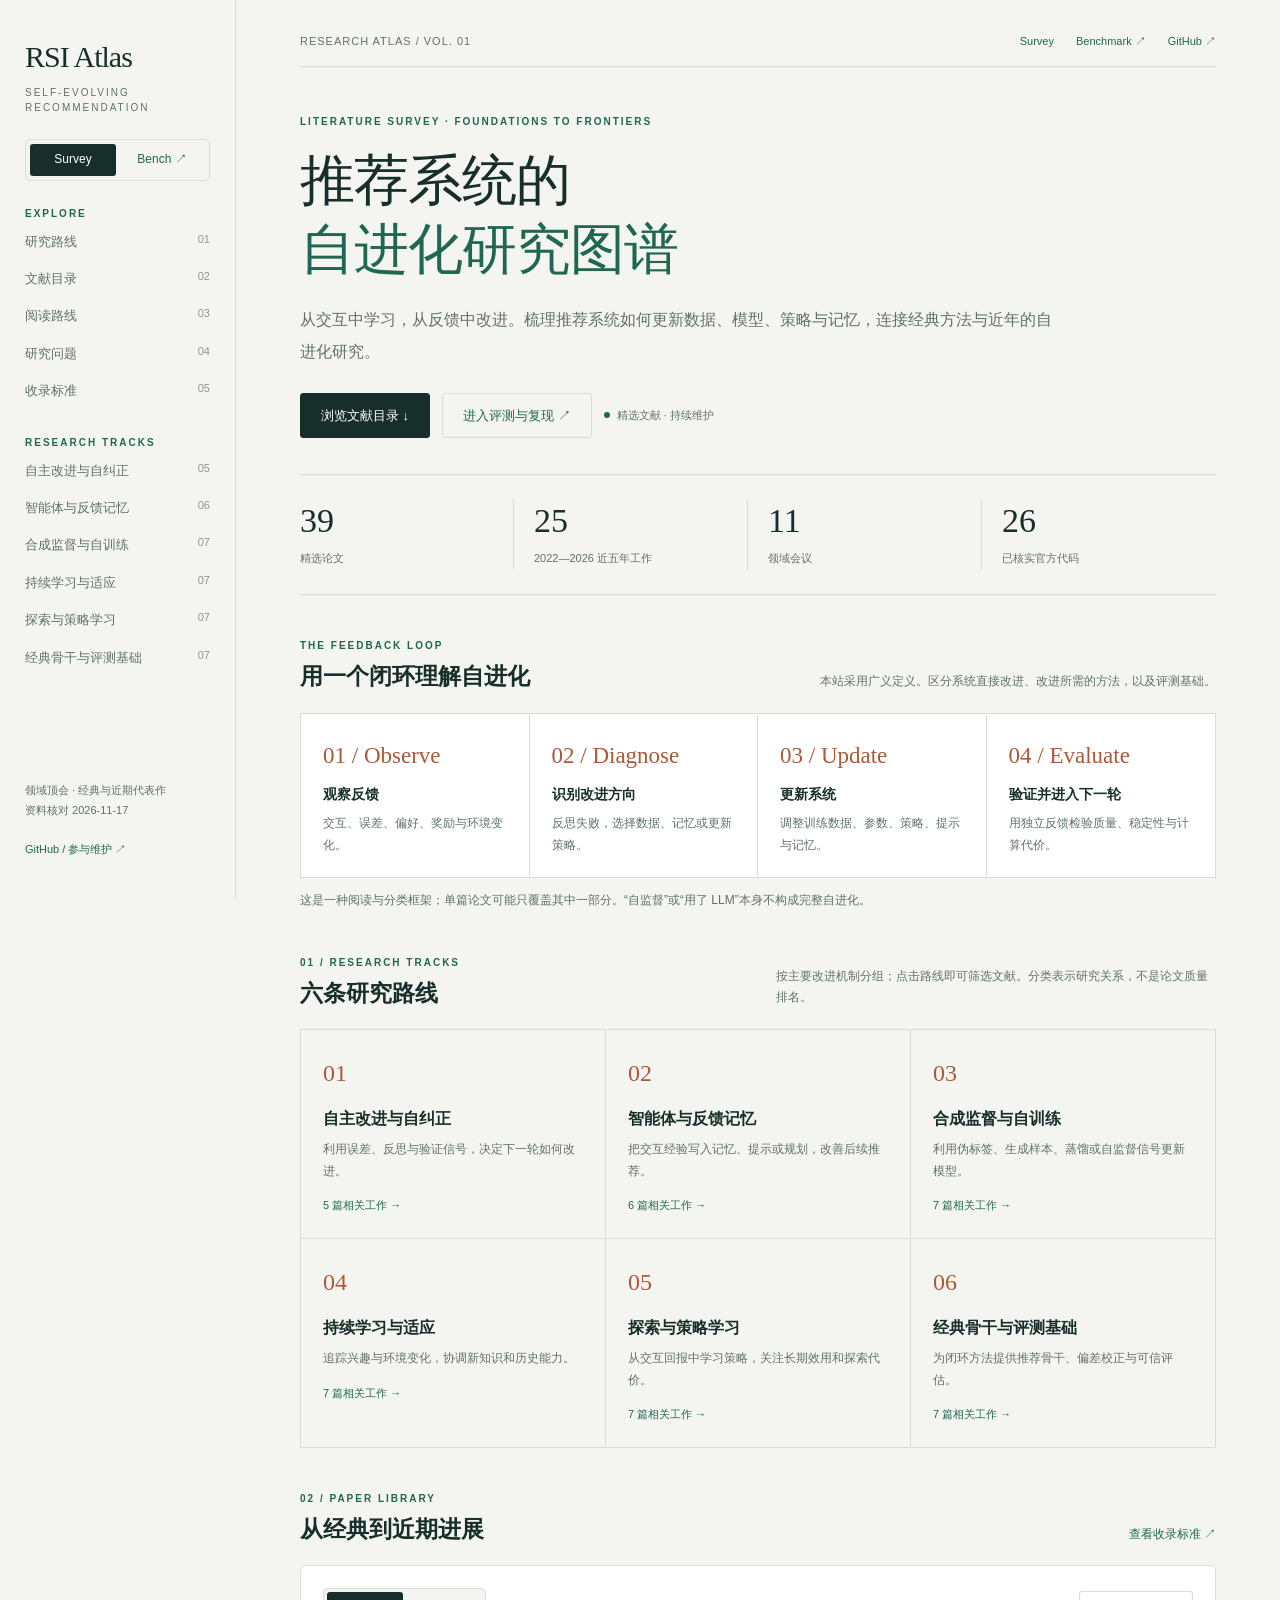
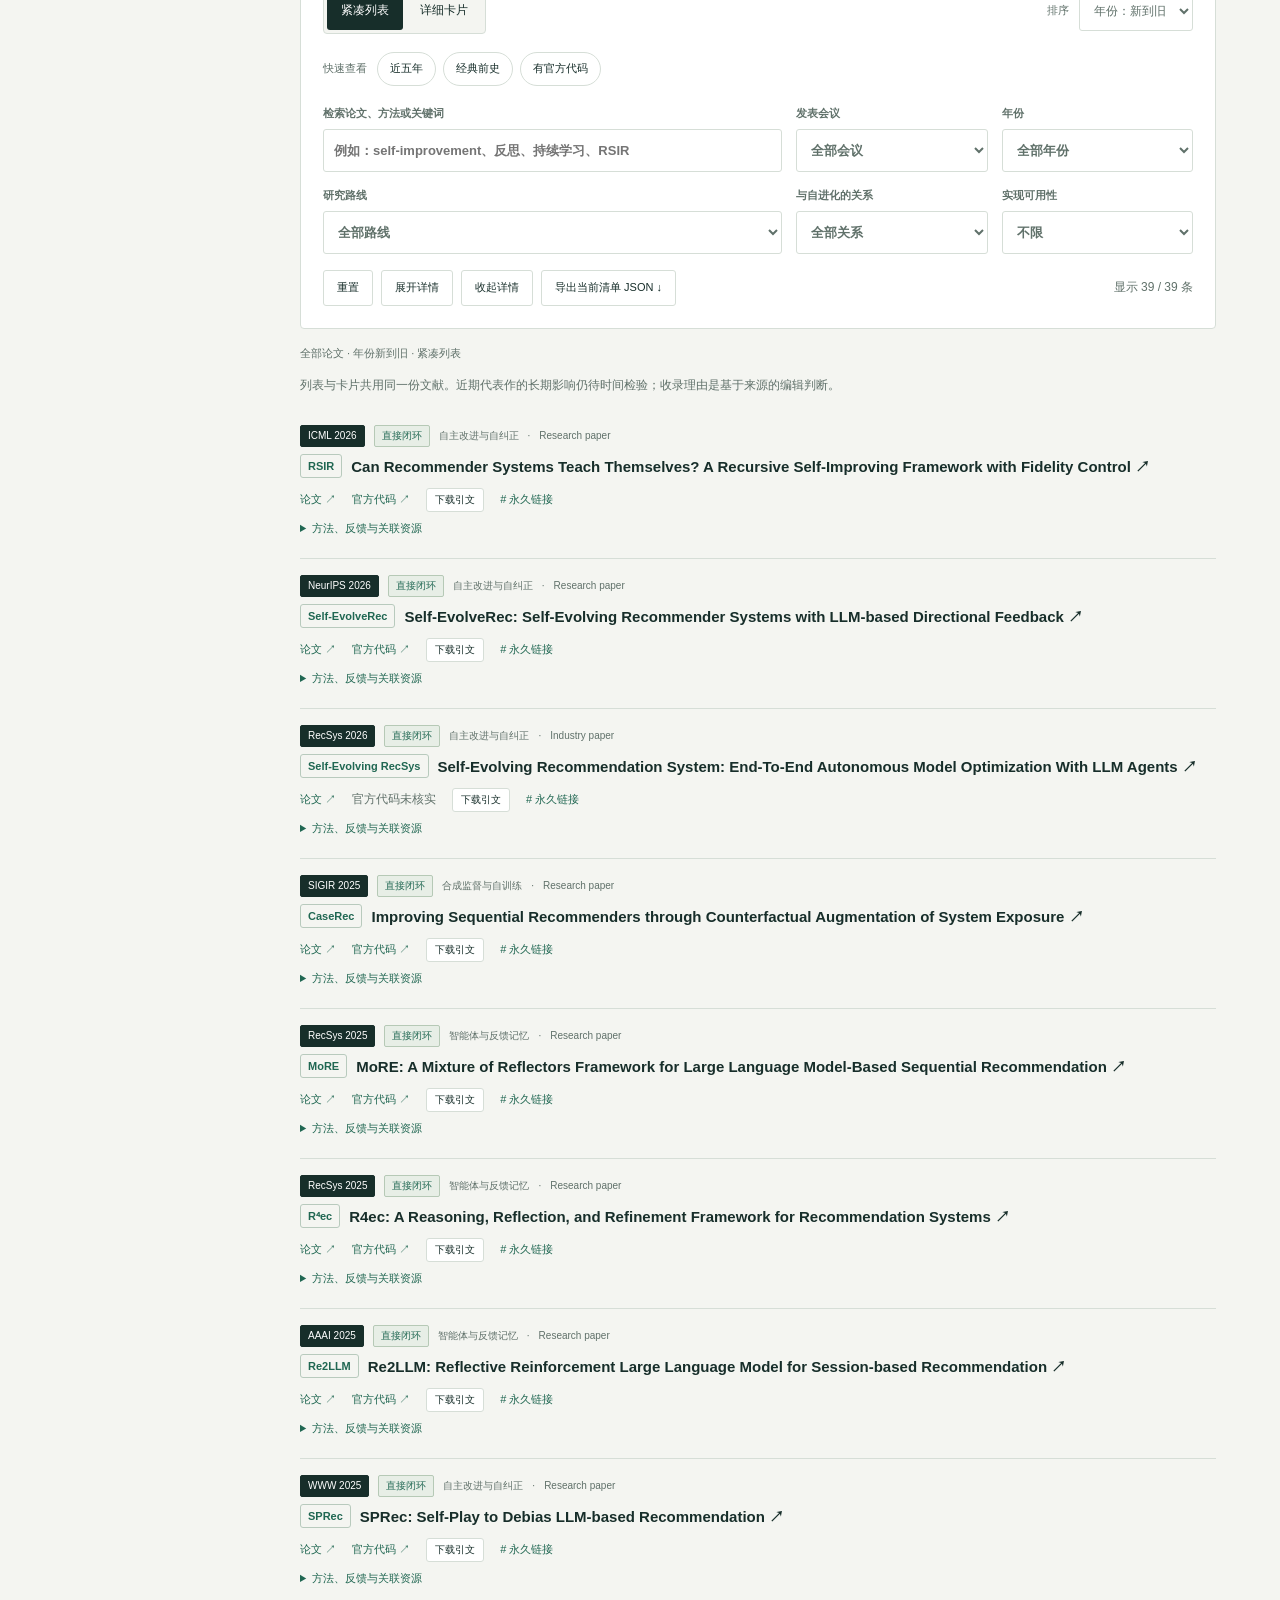
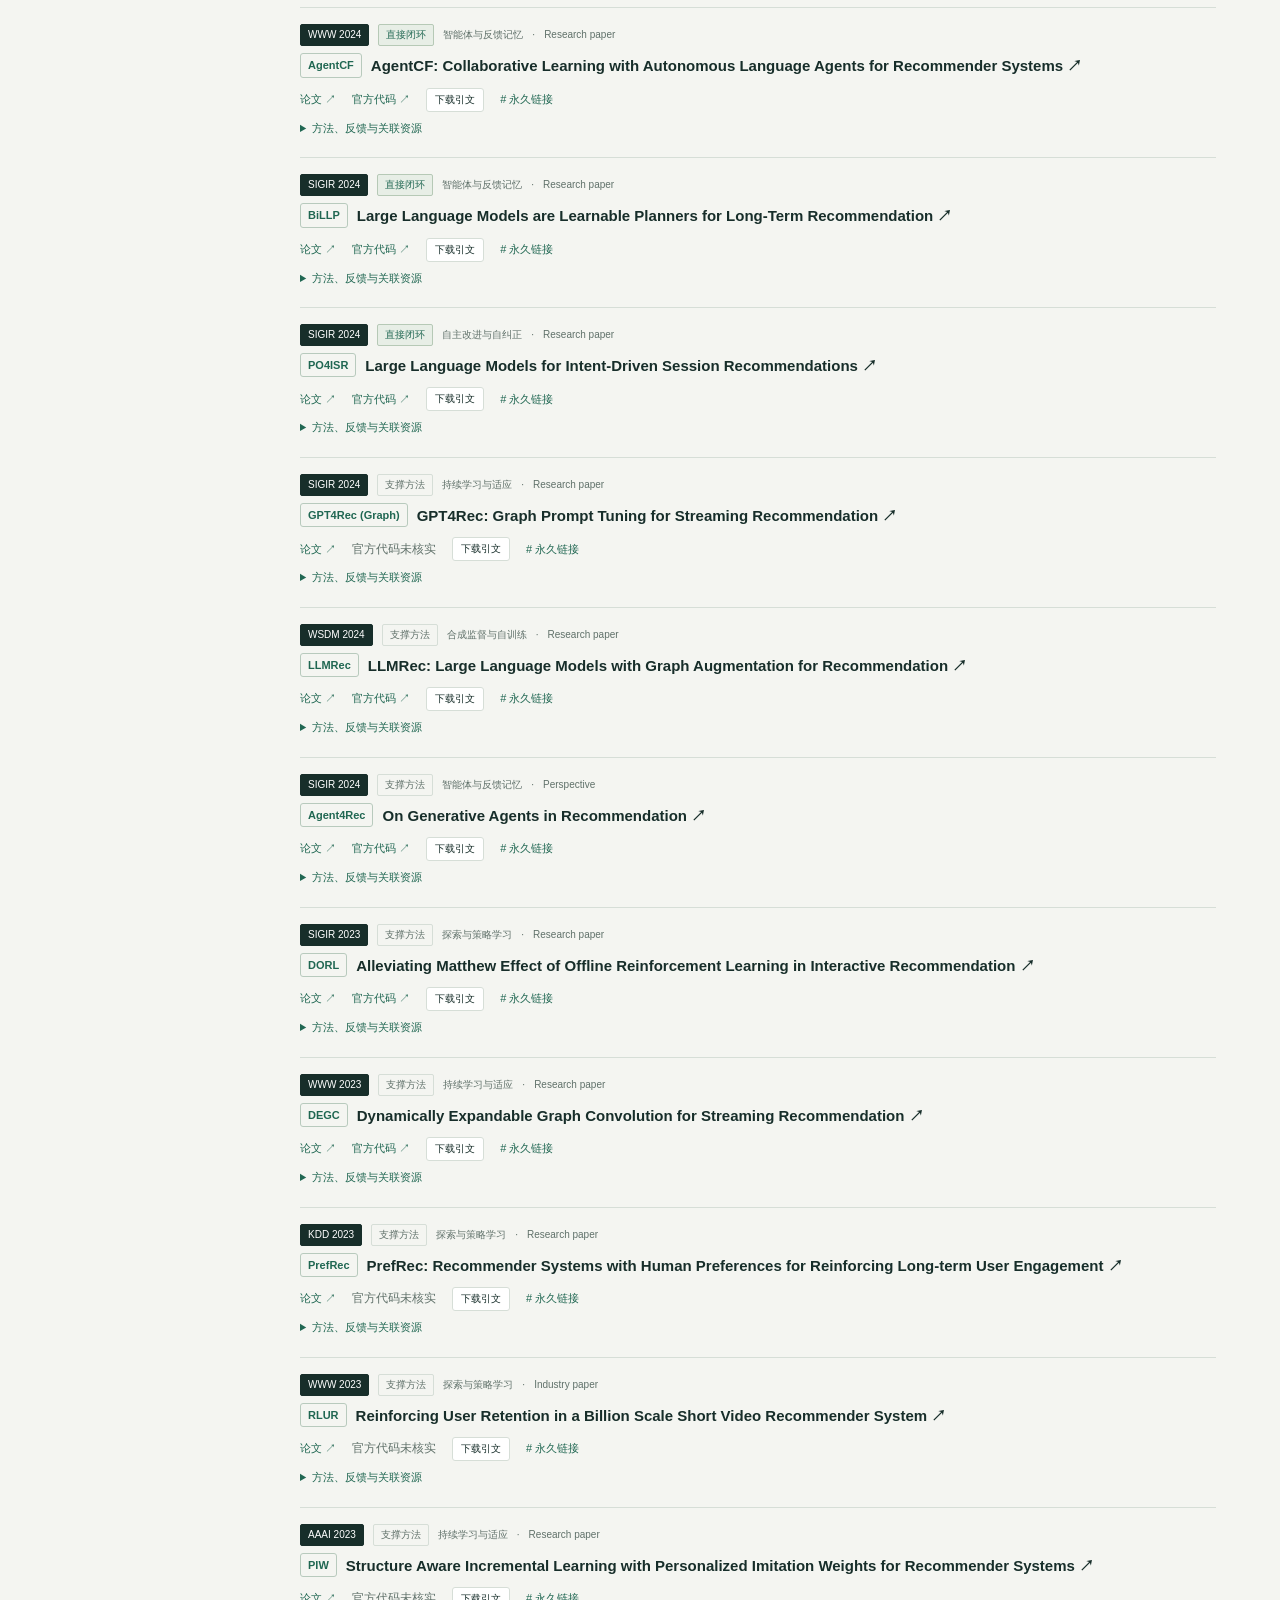
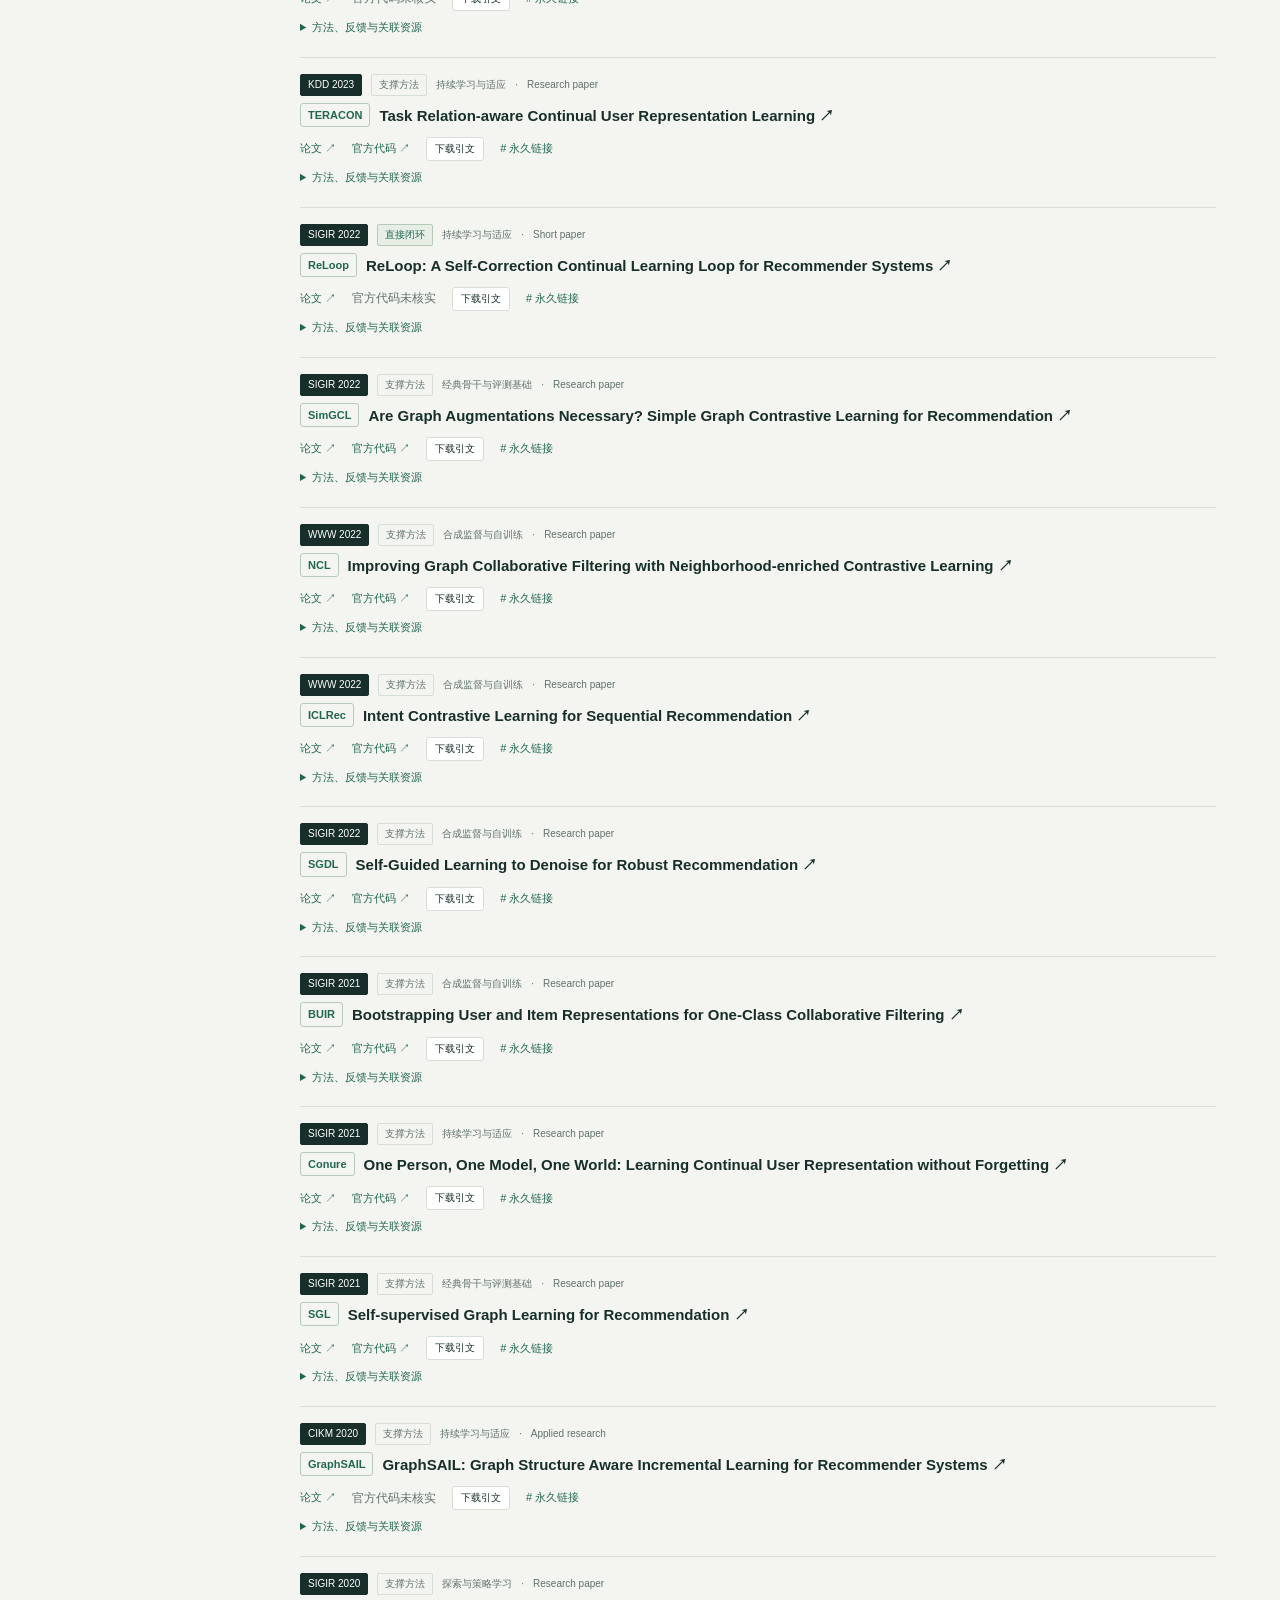
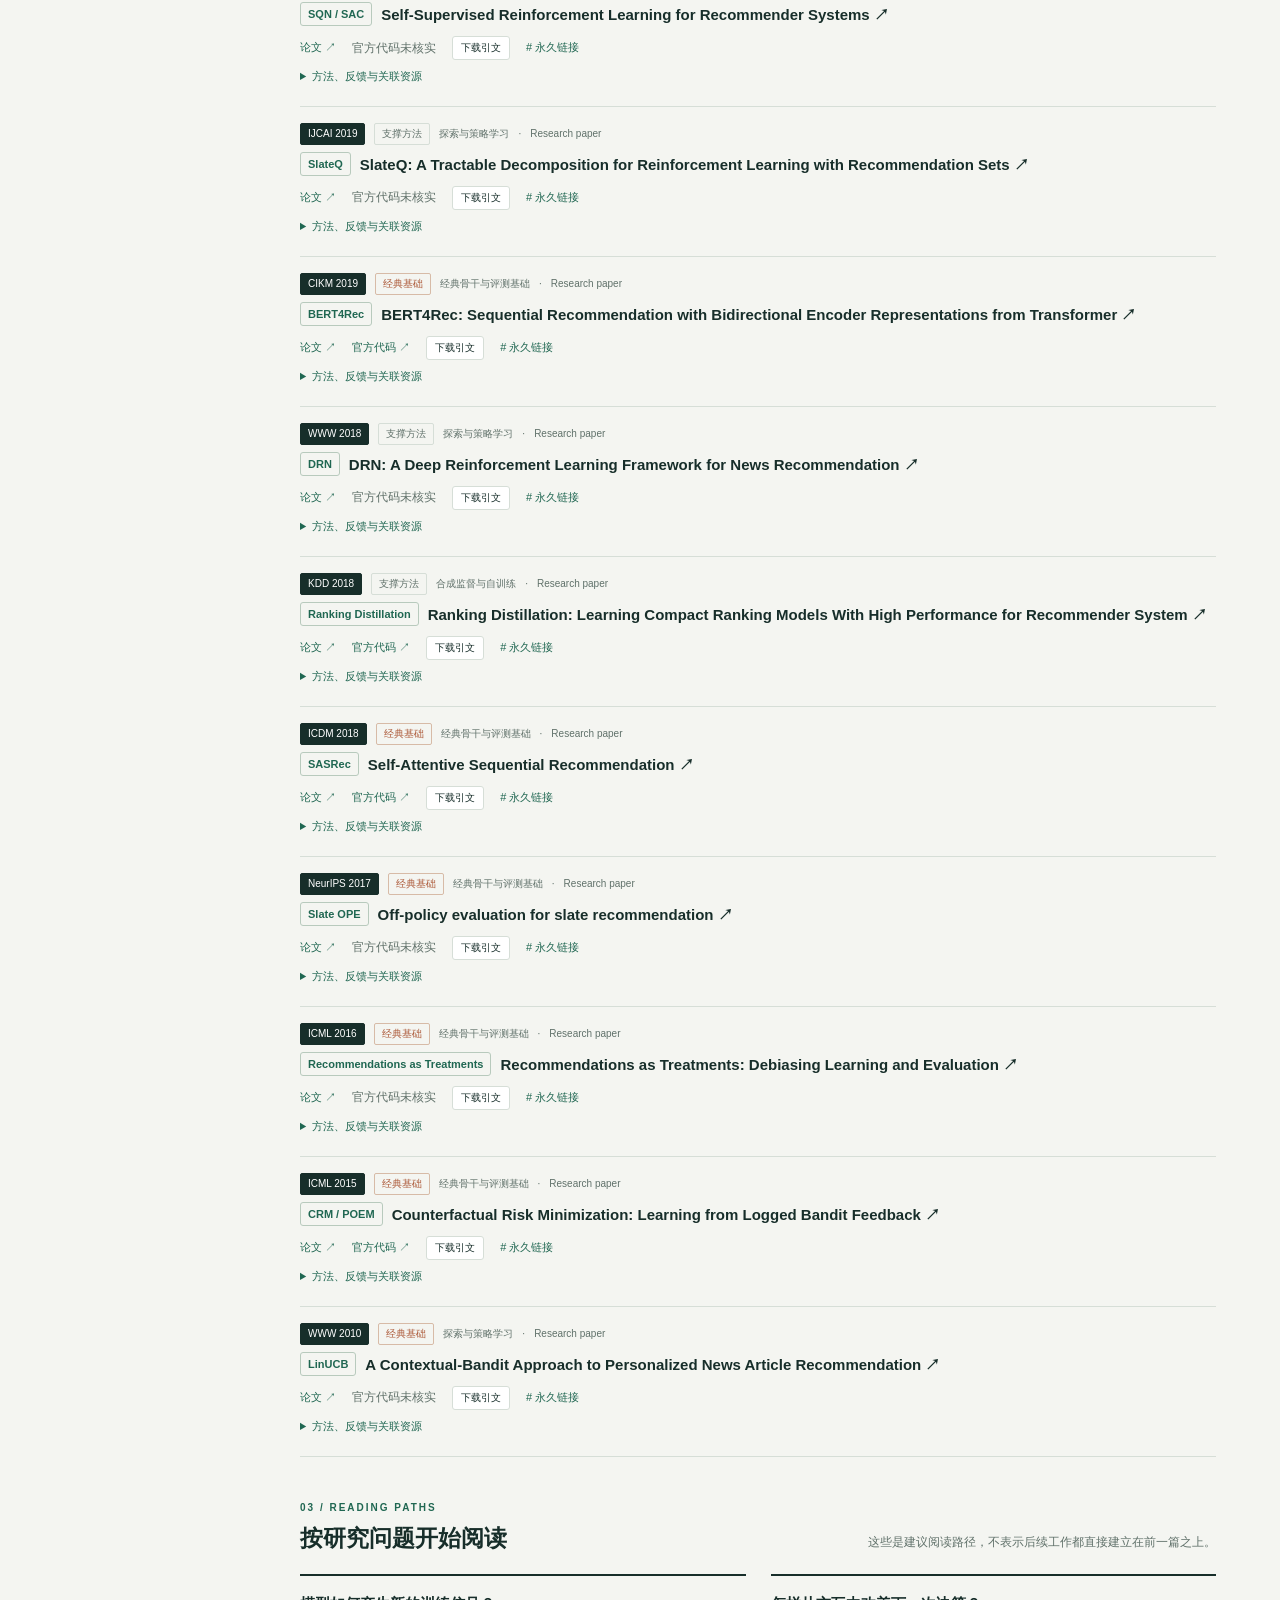
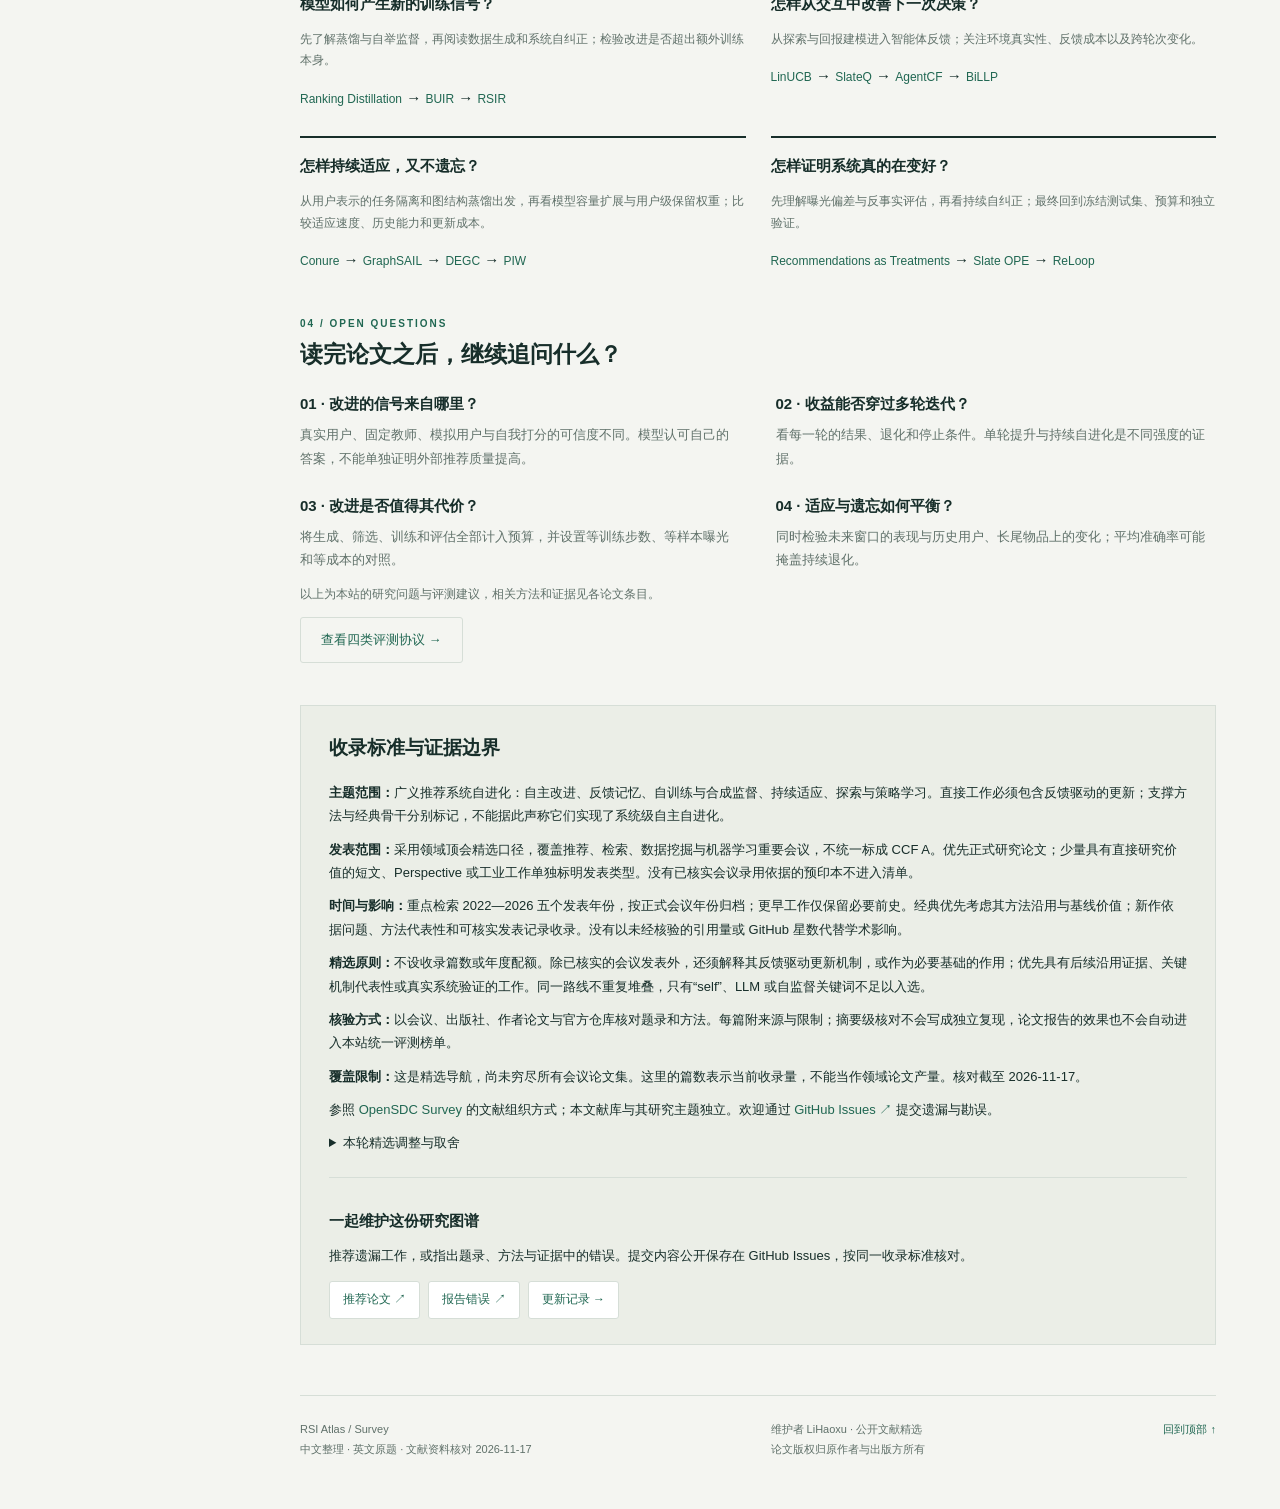
<file: index.html>
<!doctype html>
<html lang="zh-CN"><head><meta charset="utf-8"><meta name="viewport" content="width=device-width,initial-scale=1"><meta name="description" content="推荐系统自进化领域顶会文献精选：自主改进、智能体反馈、合成监督、持续学习与强化学习。连接经典基础和2022—2026年代表工作。"><meta name="theme-color" content="#172e2a"><title>RSI Survey · 推荐系统自进化研究图谱</title><link rel="icon" href="assets/favicon.svg" type="image/svg+xml"><link rel="stylesheet" href="assets/styles.css"><script src="assets/app.js" defer></script></head>
<body id="top"><a class="skip" href="#main">跳到正文</a><div class="layout"><aside class="sidebar" aria-label="研究目录"><a class="brand" href="index.html">RSI Atlas<span class="mark">SELF-EVOLVING RECOMMENDATION</span></a><div class="switch"><a class="active" href="index.html" aria-current="page">Survey</a><a href="../rsi-bench/index.html">Bench ↗</a></div><nav><div class="nav-label">EXPLORE</div><a href="#taxonomy">研究路线 <small>01</small></a><a href="#catalog">文献目录 <small>02</small></a><a href="#reading">阅读路线 <small>03</small></a><a href="#questions">研究问题 <small>04</small></a><a href="#scope">收录标准 <small>05</small></a></nav><nav><div class="nav-label">RESEARCH TRACKS</div><a href="#catalog" data-filter-category="self-evolution">自主改进与自纠正<small>05</small></a><a href="#catalog" data-filter-category="agents">智能体与反馈记忆<small>06</small></a><a href="#catalog" data-filter-category="synthetic">合成监督与自训练<small>07</small></a><a href="#catalog" data-filter-category="continual">持续学习与适应<small>07</small></a><a href="#catalog" data-filter-category="reinforcement">探索与策略学习<small>07</small></a><a href="#catalog" data-filter-category="foundations">经典骨干与评测基础<small>07</small></a></nav><div class="bottom"><span>领域顶会 · 经典与近期代表作</span><span>资料核对 2026-11-17</span><br><a class="" href="https://github.com/LiHaoxu/rsi-survey" target="_blank" rel="noopener noreferrer">GitHub / 参与维护 ↗</a></div></aside>
<main class="main" id="main"><div class="topline"><span class="mobile-brand">RSI Atlas</span><span class="edition">RESEARCH ATLAS / VOL. 01</span><nav><a href="index.html" aria-current="page">Survey</a><a href="../rsi-bench/index.html">Benchmark ↗</a><a class="" href="https://github.com/LiHaoxu/rsi-survey" target="_blank" rel="noopener noreferrer">GitHub ↗</a></nav></div>
<header class="hero"><div class="eyebrow">LITERATURE SURVEY · FOUNDATIONS TO FRONTIERS</div><h1>推荐系统的<br><em>自进化研究图谱</em></h1><p class="lead">从交互中学习，从反馈中改进。梳理推荐系统如何更新数据、模型、策略与记忆，连接经典方法与近年的自进化研究。</p><div class="hero-actions"><a class="btn primary" href="#catalog">浏览文献目录 ↓</a><a class="btn" href="../rsi-bench/index.html">进入评测与复现 ↗</a><span class="status">精选文献 · 持续维护</span></div></header>
<div class="stats"><div class="stat"><strong>39</strong><span>精选论文</span></div><div class="stat"><strong>25</strong><span>2022—2026 近五年工作</span></div><div class="stat"><strong>11</strong><span>领域会议</span></div><div class="stat"><strong>26</strong><span>已核实官方代码</span></div></div>
<section><div class="section-head"><div><div class="eyebrow">THE FEEDBACK LOOP</div><h2>用一个闭环理解自进化</h2></div><p>本站采用广义定义。区分系统直接改进、改进所需的方法，以及评测基础。</p></div><div class="loop"><div><span class="n">01 / Observe</span><b>观察反馈</b><p>交互、误差、偏好、奖励与环境变化。</p></div><div><span class="n">02 / Diagnose</span><b>识别改进方向</b><p>反思失败，选择数据、记忆或更新策略。</p></div><div><span class="n">03 / Update</span><b>更新系统</b><p>调整训练数据、参数、策略、提示与记忆。</p></div><div><span class="n">04 / Evaluate</span><b>验证并进入下一轮</b><p>用独立反馈检验质量、稳定性与计算代价。</p></div></div><p class="note">这是一种阅读与分类框架；单篇论文可能只覆盖其中一部分。“自监督”或“用了 LLM”本身不构成完整自进化。</p></section>
<section id="taxonomy"><div class="section-head"><div><div class="eyebrow">01 / RESEARCH TRACKS</div><h2>六条研究路线</h2></div><p>按主要改进机制分组；点击路线即可筛选文献。分类表示研究关系，不是论文质量排名。</p></div><div class="taxonomy"><a class="taxon" href="#catalog" data-filter-category="self-evolution"><span class="number">01</span><h3>自主改进与自纠正</h3><p>利用误差、反思与验证信号，决定下一轮如何改进。</p><span class="count">5 篇相关工作 →</span></a><a class="taxon" href="#catalog" data-filter-category="agents"><span class="number">02</span><h3>智能体与反馈记忆</h3><p>把交互经验写入记忆、提示或规划，改善后续推荐。</p><span class="count">6 篇相关工作 →</span></a><a class="taxon" href="#catalog" data-filter-category="synthetic"><span class="number">03</span><h3>合成监督与自训练</h3><p>利用伪标签、生成样本、蒸馏或自监督信号更新模型。</p><span class="count">7 篇相关工作 →</span></a><a class="taxon" href="#catalog" data-filter-category="continual"><span class="number">04</span><h3>持续学习与适应</h3><p>追踪兴趣与环境变化，协调新知识和历史能力。</p><span class="count">7 篇相关工作 →</span></a><a class="taxon" href="#catalog" data-filter-category="reinforcement"><span class="number">05</span><h3>探索与策略学习</h3><p>从交互回报中学习策略，关注长期效用和探索代价。</p><span class="count">7 篇相关工作 →</span></a><a class="taxon" href="#catalog" data-filter-category="foundations"><span class="number">06</span><h3>经典骨干与评测基础</h3><p>为闭环方法提供推荐骨干、偏差校正与可信评估。</p><span class="count">7 篇相关工作 →</span></a></div></section>
<section id="catalog"><div class="section-head"><div><div class="eyebrow">02 / PAPER LIBRARY</div><h2>从经典到近期进展</h2></div><a class="section-link" href="#scope">查看收录标准 ↗</a></div>
<form class="filters" data-filters role="search"><div class="catalog-display"><div class="view-switch" role="group" aria-label="文献显示方式"><button type="button" data-view="list" aria-pressed="true">紧凑列表</button><button type="button" data-view="cards" aria-pressed="false">详细卡片</button></div><label class="sort-control">排序<select name="sort" data-sort><option value="newest">年份：新到旧</option><option value="oldest">年份：旧到新</option><option value="title">标题：A–Z</option></select></label></div><div class="quick-filters" role="group" aria-label="快捷筛选"><span>快速查看</span><button type="button" data-quick-year="recent" aria-pressed="false">近五年</button><button type="button" data-quick-year="background" aria-pressed="false">经典前史</button><button type="button" data-quick-code aria-pressed="false">有官方代码</button></div><div class="controls"><label>检索论文、方法或关键词<input type="search" name="q" placeholder="例如：self-improvement、反思、持续学习、RSIR" aria-label="检索论文、方法或关键词"></label><label>发表会议<select name="venue"><option value="">全部会议</option><option value="AAAI">AAAI</option><option value="CIKM">CIKM</option><option value="ICDM">ICDM</option><option value="ICML">ICML</option><option value="IJCAI">IJCAI</option><option value="KDD">KDD</option><option value="NeurIPS">NeurIPS</option><option value="RecSys">RecSys</option><option value="SIGIR">SIGIR</option><option value="WSDM">WSDM</option><option value="WWW">WWW</option></select></label><label>年份<select name="year"><option value="">全部年份</option><option value="recent">近五年 · 2022—2026</option><option value="background">经典前史 · 2022 年以前</option><option value="2026">2026</option><option value="2025">2025</option><option value="2024">2024</option><option value="2023">2023</option><option value="2022">2022</option><option value="2021">2021</option><option value="2020">2020</option><option value="2019">2019</option><option value="2018">2018</option><option value="2017">2017</option><option value="2016">2016</option><option value="2015">2015</option><option value="2010">2010</option></select></label><label>研究路线<select name="category"><option value="">全部路线</option><option value="self-evolution">自主改进与自纠正</option><option value="agents">智能体与反馈记忆</option><option value="synthetic">合成监督与自训练</option><option value="continual">持续学习与适应</option><option value="reinforcement">探索与策略学习</option><option value="foundations">经典骨干与评测基础</option></select></label><label>与自进化的关系<select name="relevance"><option value="">全部关系</option><option value="direct">直接闭环</option><option value="enabling">支撑方法</option><option value="foundation">经典基础</option></select></label><label>实现可用性<select name="code"><option value="">不限</option><option value="yes">已核实官方代码</option></select></label></div><div class="toolbar"><button type="button" data-reset>重置</button><button type="button" data-expand>展开详情</button><button type="button" data-collapse>收起详情</button><button type="button" data-export>导出当前清单 JSON ↓</button><output class="count-output" data-count aria-live="polite">显示 39 / 39 条</output></div></form><p class="filter-status" data-filter-status aria-live="polite">全部论文 · 年份新到旧 · 紧凑列表</p><noscript>当前显示完整论文清单；每篇可展开阅读。启用 JavaScript 后可使用筛选、排序、视图切换与导出。</noscript><p class="note">列表与卡片共用同一份文献。近期代表作的长期影响仍待时间检验；收录理由是基于来源的编辑判断。</p>
<div class="catalog-entries" data-entries data-view="list"><article class="entry" id="rsir-2026" data-entry data-title="Can Recommender Systems Teach Themselves? A Recursive Self-Improving Framework with Fidelity Control" data-period="recent" data-year="2026" data-venue="ICML" data-category="self-evolution" data-relevance="direct" data-code="yes">
<div class="entry-top"><span class="badge venue">ICML 2026</span><span class="badge direct">直接闭环</span><span>自主改进与自纠正</span><span>·</span><span>Research paper</span></div>
<h3><span class="paper-short">RSIR</span><a class="" href="https://arxiv.org/abs/2602.15659" target="_blank" rel="noopener noreferrer">Can Recommender Systems Teach Themselves? A Recursive Self-Improving Framework with Fidelity Control ↗</a></h3><p class="authors">Luankang Zhang et al.</p>
<p class="summary"><span class="field-label">研究问题</span>推荐交互稀疏；由模型生成数据再训练时，错误可能被递归放大。</p>
<div class="tags"><span class="tag">递归自训练</span><span class="tag">合成序列</span><span class="tag">保真控制</span></div>
<div class="sources entry-actions"><a class="" href="https://arxiv.org/abs/2602.15659" target="_blank" rel="noopener noreferrer">论文 ↗</a><a class="" href="https://github.com/USTC-StarTeam/RSIR" target="_blank" rel="noopener noreferrer">官方代码 ↗</a><button type="button" data-cite="rsir-2026">下载引文</button><a href="#rsir-2026" aria-label="RSIR 的永久链接"># 永久链接</a></div>
<details class="entry-details"><summary>方法、反馈与关联资源</summary><div class="details-grid"><p><span class="field-label">核心方法</span>当前推荐器生成交互序列，经 fidelity 检查后加入训练数据，训练下一代推荐器。</p><p><span class="field-label">反馈与改进环节</span>模型生成 → 保真筛选 → 后继模型训练 → 下一轮生成；演化对象是训练数据与模型参数。</p><p><span class="field-label">论文证据</span>作者报告多个数据集与骨干上的累积改进，并研究弱模型生成数据对较强模型的迁移；本条核对摘要、官方会议目录和作者代码，不录入未经统一复现的分数。</p><p><span class="field-label">收录理由 · 编辑判断</span>近期直接研究推荐系统递归自训练的代表，明确提出生成、保真控制与迭代训练的闭环；尚不称为成熟经典。</p></div><p class="limitation"><b>证据边界</b>　论文报告的多轮收益不能视为所有切分、训练预算和选择规则下的保证；须控制额外训练与合成数据曝光量。</p><div class="paper-connections"><div class="editorial-connections"><h4>本站建议资源与协议</h4><p class="note">以下为编辑提出的研究或评测建议，不表示原论文已经使用这些资源、遵循这些协议或完成本站复现。</p><ul><li><span class="relation-label">本站建议</span> <a class="" href="../rsi-bench/index.html#amazon-2023" target="_blank" rel="noopener noreferrer">Amazon Reviews 2023 ↗</a><p>本站迁移实验建议：2023 版提供带时间戳的交互，可重新定义序列自训练任务；需重新冻结品类、过滤与切分。不是原论文使用该版本或已复现成功的声明。 <span class="source-note">核对位置：建议依据：数据官网 What’s New / Common Data Processing；RSIR README §3 Method At A Glance</span></p><div class="sources relation-sources"><a class="" href="https://amazon-reviews-2023.github.io/" target="_blank" rel="noopener noreferrer">依据 1 ↗</a> · <a class="" href="https://github.com/USTC-StarTeam/RSIR" target="_blank" rel="noopener noreferrer">依据 2 ↗</a></div></li><li><span class="relation-label">建议评测协议</span> <a class="" href="../rsi-bench/protocols.html#offline-self-training" target="_blank" rel="noopener noreferrer">离线自训练与合成数据 ↗</a><p>本站建议：建议固定生成轮数、保真筛选与停止规则，比较等训练预算和仅真实数据继续训练；测试集不能选择最优轮次。 该关联不表示论文采用本站协议。</p></li></ul></div></div><p class="source-note">来源核对：2026-11-17。文献核对不等于独立复现。</p><div class="sources"><a class="" href="https://arxiv.org/abs/2602.15659" target="_blank" rel="noopener noreferrer">来源 1 ↗</a><a class="" href="https://icml.cc/Downloads/2026" target="_blank" rel="noopener noreferrer">来源 2 ↗</a><a class="" href="https://github.com/USTC-StarTeam/RSIR" target="_blank" rel="noopener noreferrer">来源 3 ↗</a></div></details></article><article class="entry" id="self-evolverec-2026" data-entry data-title="Self-EvolveRec: Self-Evolving Recommender Systems with LLM-based Directional Feedback" data-period="recent" data-year="2026" data-venue="NeurIPS" data-category="self-evolution" data-relevance="direct" data-code="yes">
<div class="entry-top"><span class="badge venue">NeurIPS 2026</span><span class="badge direct">直接闭环</span><span>自主改进与自纠正</span><span>·</span><span>Research paper</span></div>
<h3><span class="paper-short">Self-EvolveRec</span><a class="" href="https://arxiv.org/abs/2602.12612" target="_blank" rel="noopener noreferrer">Self-EvolveRec: Self-Evolving Recommender Systems with LLM-based Directional Feedback ↗</a></h3><p class="authors">Sein Kim et al.</p>
<p class="summary"><span class="field-label">研究问题</span>固定搜索空间限制推荐模型设计；单一准确率指标难以指出失败原因和改进方向。</p>
<div class="tags"><span class="tag">代码演化</span><span class="tag">方向反馈</span><span class="tag">诊断工具</span></div>
<div class="sources entry-actions"><a class="" href="https://arxiv.org/abs/2602.12612" target="_blank" rel="noopener noreferrer">论文 ↗</a><a class="" href="https://github.com/Sein-Kim/self_evolverec" target="_blank" rel="noopener noreferrer">官方代码 ↗</a><button type="button" data-cite="self-evolverec-2026">下载引文</button><a href="#self-evolverec-2026" aria-label="Self-EvolveRec 的永久链接"># 永久链接</a></div>
<details class="entry-details"><summary>方法、反馈与关联资源</summary><div class="details-grid"><p><span class="field-label">核心方法</span>结合用户模拟器的定性反馈与模型诊断工具的定量检查，引导 LLM 修改推荐代码，并让诊断工具随模型一起更新。</p><p><span class="field-label">反馈与改进环节</span>诊断/模拟反馈 → 方向规划 → 代码修改 → 训练评估 → 模型与诊断工具共同演化。</p><p><span class="field-label">论文证据</span>摘要报告对 NAS 和 LLM 代码演化基线的改进；NeurIPS 2026 官方目录已列出该题名，arXiv 最新版本也标注 NeurIPS 2026。</p><p><span class="field-label">收录理由 · 编辑判断</span>近期代码级自进化推荐的代表，强调反馈是否能提供方向以及诊断工具是否随系统变化；作为新进展收录。</p></div><p class="limitation"><b>证据边界</b>　标量代理、模拟用户反馈与真实用户满意度有区别；评估须记录搜索预算、验证集复用和最终独立测试。</p><div class="paper-connections"><div class="editorial-connections"><h4>本站建议资源与协议</h4><p class="note">以下为编辑提出的研究或评测建议，不表示原论文已经使用这些资源、遵循这些协议或完成本站复现。</p><ul><li><span class="relation-label">建议评测协议</span> <a class="" href="../rsi-bench/protocols.html#agent-feedback" target="_blank" rel="noopener noreferrer">智能体反思与反馈记忆 ↗</a><p>本站建议：建议借用反馈和等成本消融，并扩展记录代码版本、模型训练与搜索预算；现有协议不覆盖全部自动模型工程流程。 该关联不表示论文采用本站协议。</p></li></ul></div></div><p class="source-note">来源核对：2026-11-17。文献核对不等于独立复现。</p><div class="sources"><a class="" href="https://arxiv.org/abs/2602.12612" target="_blank" rel="noopener noreferrer">来源 1 ↗</a><a class="" href="https://neurips.cc/Downloads/2026" target="_blank" rel="noopener noreferrer">来源 2 ↗</a><a class="" href="https://github.com/Sein-Kim/self_evolverec" target="_blank" rel="noopener noreferrer">来源 3 ↗</a></div></details></article><article class="entry" id="self-evolving-youtube-2026" data-entry data-title="Self-Evolving Recommendation System: End-To-End Autonomous Model Optimization With LLM Agents" data-period="recent" data-year="2026" data-venue="RecSys" data-category="self-evolution" data-relevance="direct" data-code="no">
<div class="entry-top"><span class="badge venue">RecSys 2026</span><span class="badge direct">直接闭环</span><span>自主改进与自纠正</span><span>·</span><span>Industry paper</span></div>
<h3><span class="paper-short">Self-Evolving RecSys</span><a class="" href="https://arxiv.org/abs/2602.10226" target="_blank" rel="noopener noreferrer">Self-Evolving Recommendation System: End-To-End Autonomous Model Optimization With LLM Agents ↗</a></h3><p class="authors">Haochen Wang, Yi Wu, Daryl Chang, Li Wei, Lukasz Heldt</p>
<p class="summary"><span class="field-label">研究问题</span>工业推荐模型的优化器、架构和奖励设计依赖昂贵的人工假设与实验迭代。</p>
<div class="tags"><span class="tag">工业推荐</span><span class="tag">双循环</span><span class="tag">自动模型工程</span></div>
<div class="sources entry-actions"><a class="" href="https://arxiv.org/abs/2602.10226" target="_blank" rel="noopener noreferrer">论文 ↗</a><span class="note">官方代码未核实</span><button type="button" data-cite="self-evolving-youtube-2026">下载引文</button><a href="#self-evolving-youtube-2026" aria-label="Self-Evolving RecSys 的永久链接"># 永久链接</a></div>
<details class="entry-details"><summary>方法、反馈与关联资源</summary><div class="details-grid"><p><span class="field-label">核心方法</span>离线快速循环生成并训练候选方案，在线慢速循环用延迟业务指标验证，LLM 智能体承担模型工程工作。</p><p><span class="field-label">反馈与改进环节</span>假设生成 → 代码与训练 → 离线代理筛选 → 在线验证 → 反馈到下一轮设计。</p><p><span class="field-label">论文证据</span>作者报告 YouTube 生产上线案例；RecSys 2026 官方 Session 4 标注为 IND 工业轨论文。</p><p><span class="field-label">收录理由 · 编辑判断</span>连接模型研发闭环与生产在线验证的工业代表，展示自进化不局限于数据增强；工业轨身份单独标记。</p></div><p class="limitation"><b>证据边界</b>　生产数据、基础设施和完整实验环境未在所核对入口公开；工业案例不能直接填入公开数据集统一排行榜。</p><div class="paper-connections"><div class="editorial-connections"><h4>本站建议资源与协议</h4><p class="note">以下为编辑提出的研究或评测建议，不表示原论文已经使用这些资源、遵循这些协议或完成本站复现。</p><ul><li><span class="relation-label">建议评测协议</span> <a class="" href="../rsi-bench/protocols.html#agent-feedback" target="_blank" rel="noopener noreferrer">智能体反思与反馈记忆 ↗</a><p>本站建议：建议仅用于离线工程智能体反馈部分的等成本对照；线上业务验证、部署门槛与回滚需另行定义工业协议。 该关联不表示论文采用本站协议。</p></li></ul></div></div><p class="source-note">来源核对：2026-11-17。文献核对不等于独立复现。</p><div class="sources"><a class="" href="https://arxiv.org/abs/2602.10226" target="_blank" rel="noopener noreferrer">来源 1 ↗</a><a class="" href="https://recsys.acm.org/recsys26/session-4/" target="_blank" rel="noopener noreferrer">来源 2 ↗</a></div></details></article><article class="entry" id="caserec-2025" data-entry data-title="Improving Sequential Recommenders through Counterfactual Augmentation of System Exposure" data-period="recent" data-year="2025" data-venue="SIGIR" data-category="synthetic" data-relevance="direct" data-code="yes">
<div class="entry-top"><span class="badge venue">SIGIR 2025</span><span class="badge direct">直接闭环</span><span>合成监督与自训练</span><span>·</span><span>Research paper</span></div>
<h3><span class="paper-short">CaseRec</span><a class="" href="https://doi.org/10.1145/3726302.3730005" target="_blank" rel="noopener noreferrer">Improving Sequential Recommenders through Counterfactual Augmentation of System Exposure ↗</a></h3><p class="authors">Ziqi Zhao et al.</p>
<p class="summary"><span class="field-label">研究问题</span>只学习已点击序列会忽略曝光但未交互的物品，历史策略也限制了对新兴趣的探索。</p>
<div class="tags"><span class="tag">反事实增强</span><span class="tag">曝光建模</span><span class="tag">决策Transformer</span></div>
<div class="sources entry-actions"><a class="" href="https://doi.org/10.1145/3726302.3730005" target="_blank" rel="noopener noreferrer">论文 ↗</a><a class="" href="https://github.com/ZiqiZhao1/CaseRec" target="_blank" rel="noopener noreferrer">官方代码 ↗</a><button type="button" data-cite="caserec-2025">下载引文</button><a href="#caserec-2025" aria-label="CaseRec 的永久链接"># 永久链接</a></div>
<details class="entry-details"><summary>方法、反馈与关联资源</summary><div class="details-grid"><p><span class="field-label">核心方法</span>以决策 Transformer 建模曝光轨迹，用用户模拟器估计反事实反馈，提供随机和自改进两种增强策略。</p><p><span class="field-label">反馈与改进环节</span>当前推荐器自回归生成曝光 → 模拟反馈 → 反事实轨迹增强 → 训练推荐器。</p><p><span class="field-label">论文证据</span>SIGIR 2025 正式论文与作者版本明确描述 self-improving 策略，在三个真实数据基准上评估。</p><p><span class="field-label">收录理由 · 编辑判断</span>将曝光信息、反事实模拟和自改进训练相连，是数据层闭环的代表，也有助于区别保真性与训练效用。</p></div><p class="limitation"><b>证据边界</b>　合成反馈由模拟器给出，不能视为真实因果反馈；须与随机增强、相同训练量和无增强对照比较。</p><div class="paper-connections"><div><h4>论文关联资源</h4><p class="note">原论文使用的数据，或收录该方法的作者实现；实现收录不表示原论文使用了后发工具。具体版本与核对位置见各项说明。</p><ul><li><span class="relation-label">论文使用</span> <a class="" href="../rsi-bench/index.html#kuairand" target="_blank" rel="noopener noreferrer">KuaiRand ↗</a><p>论文明确使用 KuaiRand-Pure，区分常规策略日志 KuaiRand-15policies 与随机曝光日志 KuaiRand-Random；不能将完整 KuaiRand 日志全部视为随机曝光。 <span class="source-note">核对位置：论文 §4.1.1 Datasets 中 KuaiRand-Pure 段落</span></p><div class="sources relation-sources"><a class="" href="https://arxiv.org/html/2504.13482v1" target="_blank" rel="noopener noreferrer">依据 1 ↗</a></div></li></ul></div><div class="editorial-connections"><h4>本站建议资源与协议</h4><p class="note">以下为编辑提出的研究或评测建议，不表示原论文已经使用这些资源、遵循这些协议或完成本站复现。</p><ul><li><span class="relation-label">建议评测协议</span> <a class="" href="../rsi-bench/protocols.html#offline-self-training" target="_blank" rel="noopener noreferrer">离线自训练与合成数据 ↗</a><p>本站建议：建议比较随机增强与自改进增强，控制合成轨迹数、训练量和模拟反馈来源；实际曝光日志与反事实反馈分别标记。 该关联不表示论文采用本站协议。</p></li></ul></div></div><p class="source-note">来源核对：2026-11-17。文献核对不等于独立复现。</p><div class="sources"><a class="" href="https://doi.org/10.1145/3726302.3730005" target="_blank" rel="noopener noreferrer">来源 1 ↗</a><a class="" href="https://arxiv.org/abs/2504.13482" target="_blank" rel="noopener noreferrer">来源 2 ↗</a><a class="" href="https://github.com/ZiqiZhao1/CaseRec" target="_blank" rel="noopener noreferrer">来源 3 ↗</a></div></details></article><article class="entry" id="more-2025" data-entry data-title="MoRE: A Mixture of Reflectors Framework for Large Language Model-Based Sequential Recommendation" data-period="recent" data-year="2025" data-venue="RecSys" data-category="agents" data-relevance="direct" data-code="yes">
<div class="entry-top"><span class="badge venue">RecSys 2025</span><span class="badge direct">直接闭环</span><span>智能体与反馈记忆</span><span>·</span><span>Research paper</span></div>
<h3><span class="paper-short">MoRE</span><a class="" href="https://arxiv.org/abs/2409.06377" target="_blank" rel="noopener noreferrer">MoRE: A Mixture of Reflectors Framework for Large Language Model-Based Sequential Recommendation ↗</a></h3><p class="authors">Weicong Qin, Yi Xu, Weijie Yu et al.</p>
<p class="summary"><span class="field-label">研究问题</span>单一反思难以同时捕获显式偏好、隐式行为模式和跨用户协同信息。</p>
<div class="tags"><span class="tag">反思演化</span><span class="tag">多视角</span><span class="tag">上下文老虎机</span></div>
<div class="sources entry-actions"><a class="" href="https://arxiv.org/abs/2409.06377" target="_blank" rel="noopener noreferrer">论文 ↗</a><a class="" href="https://github.com/E-qin/MoRE-Rec" target="_blank" rel="noopener noreferrer">官方代码 ↗</a><button type="button" data-cite="more-2025">下载引文</button><a href="#more-2025" aria-label="MoRE 的永久链接"># 永久链接</a></div>
<details class="entry-details"><summary>方法、反馈与关联资源</summary><div class="details-grid"><p><span class="field-label">核心方法</span>构造多个视角的反思器，用元反思器比较反思的有无与新旧版本，在离线迭代改进反思，并在线以 contextual bandit 选择视角。</p><p><span class="field-label">反馈与改进环节</span>多视角反思 → 反思效果比较 → 离线修改 → 在线动态选择。</p><p><span class="field-label">论文证据</span>RecSys 2025 官方研究论文目录与作者正式版本一致，作者在三个基准上报告比较实验。</p><p><span class="field-label">收录理由 · 编辑判断</span>将反思本身作为可以评估、修改与选择的对象，是记忆/反思层自进化的近期代表。</p></div><p class="limitation"><b>证据边界</b>　离线反思改进与在线选择是两个环节；离线基准上的效果不能自动推断为真实线上长期收益。</p><div class="paper-connections"><div class="editorial-connections"><h4>本站建议资源与协议</h4><p class="note">以下为编辑提出的研究或评测建议，不表示原论文已经使用这些资源、遵循这些协议或完成本站复现。</p><ul><li><span class="relation-label">建议评测协议</span> <a class="" href="../rsi-bench/protocols.html#agent-feedback" target="_blank" rel="noopener noreferrer">智能体反思与反馈记忆 ↗</a><p>本站建议：建议分别消融离线反思修改和在线反思选择，控制提示、候选库及调用预算。 该关联不表示论文采用本站协议。</p></li></ul></div></div><p class="source-note">来源核对：2026-11-17。文献核对不等于独立复现。</p><div class="sources"><a class="" href="https://arxiv.org/abs/2409.06377" target="_blank" rel="noopener noreferrer">来源 1 ↗</a><a class="" href="https://recsys.acm.org/recsys25/accepted-contributions/" target="_blank" rel="noopener noreferrer">来源 2 ↗</a><a class="" href="https://github.com/E-qin/MoRE-Rec" target="_blank" rel="noopener noreferrer">来源 3 ↗</a></div></details></article><article class="entry" id="r4ec-2025" data-entry data-title="R4ec: A Reasoning, Reflection, and Refinement Framework for Recommendation Systems" data-period="recent" data-year="2025" data-venue="RecSys" data-category="agents" data-relevance="direct" data-code="yes">
<div class="entry-top"><span class="badge venue">RecSys 2025</span><span class="badge direct">直接闭环</span><span>智能体与反馈记忆</span><span>·</span><span>Research paper</span></div>
<h3><span class="paper-short">R⁴ec</span><a class="" href="https://doi.org/10.1145/3705328.3748068" target="_blank" rel="noopener noreferrer">R4ec: A Reasoning, Reflection, and Refinement Framework for Recommendation Systems ↗</a></h3><p class="authors">Hao Gu, Rui Zhong, Yu Xia, Wei Yang, Chi Lu, Peng Jiang, Kun Gai</p>
<p class="summary"><span class="field-label">研究问题</span>LLM 生成的用户偏好和物品知识可能包含推理错误，直接作为推荐特征会把错误传给推荐器。</p>
<div class="tags"><span class="tag">可训练反思器</span><span class="tag">知识修正</span><span class="tag">线上验证</span></div>
<div class="sources entry-actions"><a class="" href="https://doi.org/10.1145/3705328.3748068" target="_blank" rel="noopener noreferrer">论文 ↗</a><a class="" href="https://github.com/ucas-hao/R4ec" target="_blank" rel="noopener noreferrer">官方代码 ↗</a><button type="button" data-cite="r4ec-2025">下载引文</button><a href="#r4ec-2025" aria-label="R⁴ec 的永久链接"># 永久链接</a></div>
<details class="entry-details"><summary>方法、反馈与关联资源</summary><div class="details-grid"><p><span class="field-label">核心方法</span>利用交互监督构造推理、反思与修正样本，分别训练 Actor 和 Reflector；推理时根据反馈反复修正知识，再编码为推荐骨干的输入特征。</p><p><span class="field-label">反馈与改进环节</span>Actor 生成知识 → Reflector 检查 → Actor 修正 → 再检查；直到通过或达到重试上限。训练两个角色与推理时修正是不同阶段。</p><p><span class="field-label">论文证据</span>RecSys 2025 官方 Full Papers 列表确认发表；论文报告两个公开数据集实验、反思与修正消融，以及14天广告平台线上 A/B 实验，作者公开实现。</p><p><span class="field-label">收录理由 · 编辑判断</span>补上可训练反思器与迭代知识修正这一节点，并把机制消融连接到真实线上验证；作为近期机制代表收录，不以题名或未经核验的被引数宣称经典。</p></div><p class="limitation"><b>证据边界</b>　主要闭环发生在知识生成与修正阶段，并非根据线上业务反馈自动重写模型或持续训练。反思器也可能判断错误；工业收益不能直接并入公开数据集统一排行榜。</p><div class="paper-connections"><div class="editorial-connections"><h4>本站建议资源与协议</h4><p class="note">以下为编辑提出的研究或评测建议，不表示原论文已经使用这些资源、遵循这些协议或完成本站复现。</p><ul><li><span class="relation-label">建议评测协议</span> <a class="" href="../rsi-bench/protocols.html#agent-feedback" target="_blank" rel="noopener noreferrer">智能体反思与反馈记忆 ↗</a><p>本站建议：建议区分角色训练与推理时知识修正，进行无反思、固定反思和等调用次数对照。 该关联不表示论文采用本站协议。</p></li></ul></div></div><p class="source-note">来源核对：2026-11-17。文献核对不等于独立复现。</p><div class="sources"><a class="" href="https://recsys.acm.org/recsys25/accepted-contributions/" target="_blank" rel="noopener noreferrer">来源 1 ↗</a><a class="" href="https://doi.org/10.1145/3705328.3748068" target="_blank" rel="noopener noreferrer">来源 2 ↗</a><a class="" href="https://arxiv.org/abs/2507.17249" target="_blank" rel="noopener noreferrer">来源 3 ↗</a><a class="" href="https://arxiv.org/html/2507.17249v2" target="_blank" rel="noopener noreferrer">来源 4 ↗</a><a class="" href="https://github.com/ucas-hao/R4ec" target="_blank" rel="noopener noreferrer">来源 5 ↗</a></div></details></article><article class="entry" id="re2llm-2025" data-entry data-title="Re2LLM: Reflective Reinforcement Large Language Model for Session-based Recommendation" data-period="recent" data-year="2025" data-venue="AAAI" data-category="agents" data-relevance="direct" data-code="yes">
<div class="entry-top"><span class="badge venue">AAAI 2025</span><span class="badge direct">直接闭环</span><span>智能体与反馈记忆</span><span>·</span><span>Research paper</span></div>
<h3><span class="paper-short">Re2LLM</span><a class="" href="https://ojs.aaai.org/index.php/AAAI/article/view/33399" target="_blank" rel="noopener noreferrer">Re2LLM: Reflective Reinforcement Large Language Model for Session-based Recommendation ↗</a></h3><p class="authors">Ziyan Wang et al.</p>
<p class="summary"><span class="field-label">研究问题</span>固定提示缺少任务反馈，而直接微调大模型成本较高。</p>
<div class="tags"><span class="tag">错误反思</span><span class="tag">提示知识库</span><span class="tag">会话推荐</span></div>
<div class="sources entry-actions"><a class="" href="https://ojs.aaai.org/index.php/AAAI/article/view/33399" target="_blank" rel="noopener noreferrer">论文 ↗</a><a class="" href="https://github.com/wang1351/Re2LLM" target="_blank" rel="noopener noreferrer">官方代码 ↗</a><button type="button" data-cite="re2llm-2025">下载引文</button><a href="#re2llm-2025" aria-label="Re2LLM 的永久链接"># 永久链接</a></div>
<details class="entry-details"><summary>方法、反馈与关联资源</summary><div class="details-grid"><p><span class="field-label">核心方法</span>从推荐错误反思得到提示知识库，再通过强化学习训练轻量检索智能体，为具体会话选择有效提示。</p><p><span class="field-label">反馈与改进环节</span>错误反馈 → 反思提示积累 → 提示检索策略学习 → 改善后续推荐。</p><p><span class="field-label">论文证据</span>AAAI 2025 正式论文页确认方法与实证比较；官方代码提供反思与强化利用两个阶段。</p><p><span class="field-label">收录理由 · 编辑判断</span>把自然语言错误反思和可学习检索结合，代表推荐智能体通过外部知识与策略更新实现改进的路线。</p></div><p class="limitation"><b>证据边界</b>　反思知识与检索器更新应分别消融；这不意味着 LLM 的基础参数或自身改进算法持续演化。</p><div class="paper-connections"><div class="editorial-connections"><h4>本站建议资源与协议</h4><p class="note">以下为编辑提出的研究或评测建议，不表示原论文已经使用这些资源、遵循这些协议或完成本站复现。</p><ul><li><span class="relation-label">建议评测协议</span> <a class="" href="../rsi-bench/protocols.html#agent-feedback" target="_blank" rel="noopener noreferrer">智能体反思与反馈记忆 ↗</a><p>本站建议：建议分别检查错误反思知识库和提示检索策略，避免测试反馈写入公共记忆库。 该关联不表示论文采用本站协议。</p></li></ul></div></div><p class="source-note">来源核对：2026-11-17。文献核对不等于独立复现。</p><div class="sources"><a class="" href="https://ojs.aaai.org/index.php/AAAI/article/view/33399" target="_blank" rel="noopener noreferrer">来源 1 ↗</a><a class="" href="https://arxiv.org/abs/2403.16427" target="_blank" rel="noopener noreferrer">来源 2 ↗</a><a class="" href="https://github.com/wang1351/Re2LLM" target="_blank" rel="noopener noreferrer">来源 3 ↗</a></div></details></article><article class="entry" id="sprec-2025" data-entry data-title="SPRec: Self-Play to Debias LLM-based Recommendation" data-period="recent" data-year="2025" data-venue="WWW" data-category="self-evolution" data-relevance="direct" data-code="yes">
<div class="entry-top"><span class="badge venue">WWW 2025</span><span class="badge direct">直接闭环</span><span>自主改进与自纠正</span><span>·</span><span>Research paper</span></div>
<h3><span class="paper-short">SPRec</span><a class="" href="https://arxiv.org/abs/2412.09243" target="_blank" rel="noopener noreferrer">SPRec: Self-Play to Debias LLM-based Recommendation ↗</a></h3><p class="authors">Chongming Gao, Ruijun Chen, Shuai Yuan, Kexin Huang, Yuanqing Yu, Xiangnan He</p>
<p class="summary"><span class="field-label">研究问题</span>推荐场景中的偏好优化可能集中推荐少数物品，进一步放大偏差。</p>
<div class="tags"><span class="tag">自对弈</span><span class="tag">偏好优化</span><span class="tag">去偏</span></div>
<div class="sources entry-actions"><a class="" href="https://arxiv.org/abs/2412.09243" target="_blank" rel="noopener noreferrer">论文 ↗</a><a class="" href="https://github.com/RegionCh/SPRec" target="_blank" rel="noopener noreferrer">官方代码 ↗</a><button type="button" data-cite="sprec-2025">下载引文</button><a href="#sprec-2025" aria-label="SPRec 的永久链接"># 永久链接</a></div>
<details class="entry-details"><summary>方法、反馈与关联资源</summary><div class="details-grid"><p><span class="field-label">核心方法</span>交替进行 SFT 与 DPO：真实交互作为正例，上一轮模型的预测作为负例，利用自对弈调整推荐分布。</p><p><span class="field-label">反馈与改进环节</span>当前模型生成 → 与真实交互组成偏好对 → SFT/DPO 更新 → 下一轮生成。</p><p><span class="field-label">论文证据</span>作者摘要报告准确率和公平性上的改善；作者发布 WWW 2025 论文版本与可复现代码。</p><p><span class="field-label">收录理由 · 编辑判断</span>将自对弈直接用于推荐偏差修正，形成有明确反馈来源的参数演化路线，是理解生成式推荐闭环的代表。</p></div><p class="limitation"><b>证据边界</b>　自生成负例不等于真实用户负偏好；须同时报告准确率、物品覆盖与曝光偏差，并控制迭代数据量。</p><div class="paper-connections"><div class="editorial-connections"><h4>本站建议资源与协议</h4><p class="note">以下为编辑提出的研究或评测建议，不表示原论文已经使用这些资源、遵循这些协议或完成本站复现。</p><ul><li><span class="relation-label">建议评测协议</span> <a class="" href="../rsi-bench/protocols.html#offline-self-training" target="_blank" rel="noopener noreferrer">离线自训练与合成数据 ↗</a><p>本站建议：建议记录每轮自生成负例与 SFT/DPO 成本，同时报告覆盖和偏差，避免只挑选准确率最优轮次。 该关联不表示论文采用本站协议。</p></li></ul></div></div><p class="source-note">来源核对：2026-11-17。文献核对不等于独立复现。</p><div class="sources"><a class="" href="https://arxiv.org/abs/2412.09243" target="_blank" rel="noopener noreferrer">来源 1 ↗</a><a class="" href="https://hexiangnan.github.io/papers/www25-SPRec.pdf" target="_blank" rel="noopener noreferrer">来源 2 ↗</a><a class="" href="https://github.com/RegionCh/SPRec" target="_blank" rel="noopener noreferrer">来源 3 ↗</a><a class="" href="https://doi.org/10.1145/3696410.3714524" target="_blank" rel="noopener noreferrer">来源 4 ↗</a></div></details></article><article class="entry" id="agentcf-2024" data-entry data-title="AgentCF: Collaborative Learning with Autonomous Language Agents for Recommender Systems" data-period="recent" data-year="2024" data-venue="WWW" data-category="agents" data-relevance="direct" data-code="yes">
<div class="entry-top"><span class="badge venue">WWW 2024</span><span class="badge direct">直接闭环</span><span>智能体与反馈记忆</span><span>·</span><span>Research paper</span></div>
<h3><span class="paper-short">AgentCF</span><a class="" href="https://doi.org/10.1145/3589334.3645537" target="_blank" rel="noopener noreferrer">AgentCF: Collaborative Learning with Autonomous Language Agents for Recommender Systems ↗</a></h3><p class="authors">Junjie Zhang et al.</p>
<p class="summary"><span class="field-label">研究问题</span>语言模型难以仅凭语言能力理解真实用户与物品的协同关系。</p>
<div class="tags"><span class="tag">协同反思</span><span class="tag">用户物品智能体</span><span class="tag">记忆更新</span></div>
<div class="sources entry-actions"><a class="" href="https://doi.org/10.1145/3589334.3645537" target="_blank" rel="noopener noreferrer">论文 ↗</a><a class="" href="https://github.com/RUCAIBox/AgentCF" target="_blank" rel="noopener noreferrer">官方代码 ↗</a><button type="button" data-cite="agentcf-2024">下载引文</button><a href="#agentcf-2024" aria-label="AgentCF 的永久链接"># 永久链接</a></div>
<details class="entry-details"><summary>方法、反馈与关联资源</summary><div class="details-grid"><p><span class="field-label">核心方法</span>把用户和物品都建模为语言智能体，比较自主交互决策与真实日志的差异，再共同反思并更新。</p><p><span class="field-label">反馈与改进环节</span>用户/物品智能体交互 → 对照真实记录 → 协同反思 → 更新偏好记忆 → 后续交互。</p><p><span class="field-label">论文证据</span>WWW 2024 官方 Research Tracks 录用目录确认题名与作者；作者论文描述双侧智能体的协同优化，研究团队公开实现。</p><p><span class="field-label">收录理由 · 编辑判断</span>用户和物品双侧智能体通过反馈共同改进，是推荐记忆演化和语言化协同过滤的代表性早期工作。</p></div><p class="limitation"><b>证据边界</b>　主要演化对象是自然语言偏好与记忆，不能等同于修改底层模型参数；模拟行为一致性也不等同线上收益。</p><div class="paper-connections"><div class="editorial-connections"><h4>本站建议资源与协议</h4><p class="note">以下为编辑提出的研究或评测建议，不表示原论文已经使用这些资源、遵循这些协议或完成本站复现。</p><ul><li><span class="relation-label">建议评测协议</span> <a class="" href="../rsi-bench/protocols.html#agent-feedback" target="_blank" rel="noopener noreferrer">智能体反思与反馈记忆 ↗</a><p>本站建议：建议隔离用户与物品记忆中的测试标签，比较双侧反思、单侧反思和等调用预算。 该关联不表示论文采用本站协议。</p></li></ul></div></div><p class="source-note">来源核对：2026-11-17。文献核对不等于独立复现。</p><div class="sources"><a class="" href="https://arxiv.org/abs/2310.09233" target="_blank" rel="noopener noreferrer">来源 1 ↗</a><a class="" href="https://www2024.thewebconf.org/accepted/research-tracks/" target="_blank" rel="noopener noreferrer">来源 2 ↗</a><a class="" href="https://doi.org/10.1145/3589334.3645537" target="_blank" rel="noopener noreferrer">来源 3 ↗</a><a class="" href="https://github.com/RUCAIBox/AgentCF" target="_blank" rel="noopener noreferrer">来源 4 ↗</a></div></details></article><article class="entry" id="billp-2024" data-entry data-title="Large Language Models are Learnable Planners for Long-Term Recommendation" data-period="recent" data-year="2024" data-venue="SIGIR" data-category="agents" data-relevance="direct" data-code="yes">
<div class="entry-top"><span class="badge venue">SIGIR 2024</span><span class="badge direct">直接闭环</span><span>智能体与反馈记忆</span><span>·</span><span>Research paper</span></div>
<h3><span class="paper-short">BiLLP</span><a class="" href="https://arxiv.org/abs/2403.00843" target="_blank" rel="noopener noreferrer">Large Language Models are Learnable Planners for Long-Term Recommendation ↗</a></h3><p class="authors">Wentao Shi et al.</p>
<p class="summary"><span class="field-label">研究问题</span>推荐需要兼顾即时收益与长期参与，但稀疏交互使从头学习长期策略不稳定。</p>
<div class="tags"><span class="tag">长期推荐</span><span class="tag">可学习规划</span><span class="tag">交互反馈</span></div>
<div class="sources entry-actions"><a class="" href="https://arxiv.org/abs/2403.00843" target="_blank" rel="noopener noreferrer">论文 ↗</a><a class="" href="https://github.com/jizhi-zhang/BiLLP" target="_blank" rel="noopener noreferrer">官方代码 ↗</a><button type="button" data-cite="billp-2024">下载引文</button><a href="#billp-2024" aria-label="BiLLP 的永久链接"># 永久链接</a></div>
<details class="entry-details"><summary>方法、反馈与关联资源</summary><div class="details-grid"><p><span class="field-label">核心方法</span>将 LLM 规划分为宏观指导和微观个性化策略两个可学习层次，从交互经验改进规划。</p><p><span class="field-label">反馈与改进环节</span>交互轨迹/收益 → 宏观经验与微观策略学习 → 下一轮规划与执行。</p><p><span class="field-label">论文证据</span>SIGIR 2024 官方会议论文集列出全文研究论文；作者提供代码和数据，摘要报告长期推荐实验。</p><p><span class="field-label">收录理由 · 编辑判断</span>早期把 LLM 从静态推理器推进为可学习长期推荐规划器的代表，连接反思智能体和强化学习路线。</p></div><p class="limitation"><b>证据边界</b>　长期规划实验须区分模拟环境与真实在线交互；累计收益、轨迹长度与单步奖励不能混为同一指标。</p><div class="paper-connections"><div><h4>论文关联资源</h4><p class="note">原论文使用的数据，或收录该方法的作者实现；实现收录不表示原论文使用了后发工具。具体版本与核对位置见各项说明。</p><ul><li><span class="relation-label">论文使用</span> <a class="" href="../rsi-bench/index.html#amazon-2018" target="_blank" rel="noopener noreferrer">Amazon Review Data 2018 ↗</a><p>论文使用 Amazon Review Data 2018 的 Book 子集，标明收集时间为 1996–2018，并采用用户和物品交互不少于 90 次的过滤；该预处理不等于通用 5-core 子集。 <span class="source-note">核对位置：论文 §5.1.1 Recommendation Experiments，Amazon-Book 段落及脚注 4 的 amazon_v2 数据入口</span></p><div class="sources relation-sources"><a class="" href="https://arxiv.org/html/2403.00843v2" target="_blank" rel="noopener noreferrer">依据 1 ↗</a></div></li><li><span class="relation-label">论文使用</span> <a class="" href="../rsi-bench/index.html#easyrl4rec" target="_blank" rel="noopener noreferrer">EasyRL4Rec ↗</a><p>论文实验设置明确说明模拟实验和基线基于 EasyRL4Rec 实现；需要保留该论文自己的环境、奖励、数据处理和退出规则。 <span class="source-note">核对位置：论文 §5.1 Experiments Setup 首段与脚注 3</span></p><div class="sources relation-sources"><a class="" href="https://arxiv.org/html/2403.00843v2" target="_blank" rel="noopener noreferrer">依据 1 ↗</a></div></li></ul></div><div class="editorial-connections"><h4>本站建议资源与协议</h4><p class="note">以下为编辑提出的研究或评测建议，不表示原论文已经使用这些资源、遵循这些协议或完成本站复现。</p><ul><li><span class="relation-label">建议评测协议</span> <a class="" href="../rsi-bench/protocols.html#interactive-policy" target="_blank" rel="noopener noreferrer">交互反馈与策略改进 ↗</a><p>本站建议：建议固定交互预算与退出规则，分别评估宏观经验、微观规划和累计奖励，并记录 LLM 调用成本。 该关联不表示论文采用本站协议。</p></li></ul></div></div><p class="source-note">来源核对：2026-11-17。文献核对不等于独立复现。</p><div class="sources"><a class="" href="https://arxiv.org/abs/2403.00843" target="_blank" rel="noopener noreferrer">来源 1 ↗</a><a class="" href="https://sigir-2024.github.io/proceedings.html" target="_blank" rel="noopener noreferrer">来源 2 ↗</a><a class="" href="https://github.com/jizhi-zhang/BiLLP" target="_blank" rel="noopener noreferrer">来源 3 ↗</a></div></details></article><article class="entry" id="po4isr-2024" data-entry data-title="Large Language Models for Intent-Driven Session Recommendations" data-period="recent" data-year="2024" data-venue="SIGIR" data-category="self-evolution" data-relevance="direct" data-code="yes">
<div class="entry-top"><span class="badge venue">SIGIR 2024</span><span class="badge direct">直接闭环</span><span>自主改进与自纠正</span><span>·</span><span>Research paper</span></div>
<h3><span class="paper-short">PO4ISR</span><a class="" href="https://doi.org/10.1145/3626772.3657688" target="_blank" rel="noopener noreferrer">Large Language Models for Intent-Driven Session Recommendations ↗</a></h3><p class="authors">Zhu Sun, Hongyang Liu, Xinghua Qu, Kaidong Feng, Yan Wang, Yew-Soon Ong</p>
<p class="summary"><span class="field-label">研究问题</span>固定提示难以适应会话中的不同购买意图，推荐错误也未被用于改进提示。</p>
<div class="tags"><span class="tag">自动提示优化</span><span class="tag">错误反思</span><span class="tag">策略选择</span></div>
<div class="sources entry-actions"><a class="" href="https://doi.org/10.1145/3626772.3657688" target="_blank" rel="noopener noreferrer">论文 ↗</a><a class="" href="https://github.com/llm4sr/PO4ISR" target="_blank" rel="noopener noreferrer">官方代码 ↗</a><button type="button" data-cite="po4isr-2024">下载引文</button><a href="#po4isr-2024" aria-label="PO4ISR 的永久链接"># 永久链接</a></div>
<details class="entry-details"><summary>方法、反馈与关联资源</summary><div class="details-grid"><p><span class="field-label">核心方法</span>从训练会话收集排序错误，让 LLM 分析原因、改写和扩充提示，再以 UCB bandit 估计提示收益并筛选下一轮候选。</p><p><span class="field-label">反馈与改进环节</span>会话预测 → 错误反馈 → 提示改写 → 排序指标评估 → 保留并再次优化提示；演化对象是可复用任务提示。</p><p><span class="field-label">论文证据</span>SIGIR 2024 正式论文集确认题名与作者；论文在三个数据集上比较提示优化、选择和消融，作者提供代码与优化后的提示。</p><p><span class="field-label">收录理由 · 编辑判断</span>补上错误驱动的自动提示优化这一早期节点：候选生成与基于任务奖励的选择形成明确循环；比单次回答自纠错更直接对应可复用策略的演化。</p></div><p class="limitation"><b>证据边界</b>　更新提示而非基础模型参数。原实验采用20个候选物品及少样本设置，传统基线仅用150条训练会话；不能据此推断全量训练、全物品排序或持续线上效果。</p><div class="paper-connections"><div class="editorial-connections"><h4>本站建议资源与协议</h4><p class="note">以下为编辑提出的研究或评测建议，不表示原论文已经使用这些资源、遵循这些协议或完成本站复现。</p><ul><li><span class="relation-label">建议评测协议</span> <a class="" href="../rsi-bench/protocols.html#agent-feedback" target="_blank" rel="noopener noreferrer">智能体反思与反馈记忆 ↗</a><p>本站建议：建议记录提示改写、候选筛选与评价预算，分离优化会话与独立测试会话。 该关联不表示论文采用本站协议。</p></li></ul></div></div><p class="source-note">来源核对：2026-11-17。文献核对不等于独立复现。</p><div class="sources"><a class="" href="https://sigir-2024.github.io/proceedings.html" target="_blank" rel="noopener noreferrer">来源 1 ↗</a><a class="" href="https://doi.org/10.1145/3626772.3657688" target="_blank" rel="noopener noreferrer">来源 2 ↗</a><a class="" href="https://arxiv.org/abs/2312.07552" target="_blank" rel="noopener noreferrer">来源 3 ↗</a><a class="" href="https://arxiv.org/html/2312.07552v1" target="_blank" rel="noopener noreferrer">来源 4 ↗</a><a class="" href="https://github.com/llm4sr/PO4ISR" target="_blank" rel="noopener noreferrer">来源 5 ↗</a></div></details></article><article class="entry" id="gpt4rec-graph-2024" data-entry data-title="GPT4Rec: Graph Prompt Tuning for Streaming Recommendation" data-period="recent" data-year="2024" data-venue="SIGIR" data-category="continual" data-relevance="enabling" data-code="no">
<div class="entry-top"><span class="badge venue">SIGIR 2024</span><span class="badge enabling">支撑方法</span><span>持续学习与适应</span><span>·</span><span>Research paper</span></div>
<h3><span class="paper-short">GPT4Rec (Graph)</span><a class="" href="https://arxiv.org/abs/2406.08229" target="_blank" rel="noopener noreferrer">GPT4Rec: Graph Prompt Tuning for Streaming Recommendation ↗</a></h3><p class="authors">Peiyan Zhang et al.</p>
<p class="summary"><span class="field-label">研究问题</span>流式推荐需要适应用户、物品与交互关系变化，同时避免昂贵的历史回放或模型扩张。</p>
<div class="tags"><span class="tag">持续学习</span><span class="tag">图提示</span><span class="tag">流式推荐</span></div>
<div class="sources entry-actions"><a class="" href="https://arxiv.org/abs/2406.08229" target="_blank" rel="noopener noreferrer">论文 ↗</a><span class="note">官方代码未核实</span><button type="button" data-cite="gpt4rec-graph-2024">下载引文</button><a href="#gpt4rec-graph-2024" aria-label="GPT4Rec (Graph) 的永久链接"># 永久链接</a></div>
<details class="entry-details"><summary>方法、反馈与关联资源</summary><div class="details-grid"><p><span class="field-label">核心方法</span>将交互图分解为多个视角，以节点级、结构级和视角级图提示适应持续到来的图变化。</p><p><span class="field-label">反馈与改进环节</span>新交互图分段到来 → 图提示适应 → 更新推荐；属于持续学习支撑路线。</p><p><span class="field-label">论文证据</span>SIGIR 2024 官方论文集与 arXiv 题名一致；作者报告四个真实数据集上的效果和效率实验。</p><p><span class="field-label">收录理由 · 编辑判断</span>以轻量适应模块处理动态反馈，代表自进化系统需要的低成本持续更新能力。</p></div><p class="limitation"><b>证据边界</b>　名称中的 GPT 指图提示技术，不能误写为 GPT 大语言模型；持续适应不等于自主修改改进程序。</p><div class="paper-connections"><div class="editorial-connections"><h4>本站建议资源与协议</h4><p class="note">以下为编辑提出的研究或评测建议，不表示原论文已经使用这些资源、遵循这些协议或完成本站复现。</p><ul><li><span class="relation-label">建议评测协议</span> <a class="" href="../rsi-bench/protocols.html#continual-temporal" target="_blank" rel="noopener noreferrer">持续学习与时间演化 ↗</a><p>本站建议：建议按时间窗口检查图结构变化后的适应、遗忘和更新成本，隔离未来图边及统计信息。 该关联不表示论文采用本站协议。</p></li></ul></div></div><p class="source-note">来源核对：2026-11-17。文献核对不等于独立复现。</p><div class="sources"><a class="" href="https://arxiv.org/abs/2406.08229" target="_blank" rel="noopener noreferrer">来源 1 ↗</a><a class="" href="https://sigir-2024.github.io/proceedings.html" target="_blank" rel="noopener noreferrer">来源 2 ↗</a><a class="" href="https://doi.org/10.1145/3626772.3657720" target="_blank" rel="noopener noreferrer">来源 3 ↗</a></div></details></article><article class="entry" id="llmrec-2024" data-entry data-title="LLMRec: Large Language Models with Graph Augmentation for Recommendation" data-period="recent" data-year="2024" data-venue="WSDM" data-category="synthetic" data-relevance="enabling" data-code="yes">
<div class="entry-top"><span class="badge venue">WSDM 2024</span><span class="badge enabling">支撑方法</span><span>合成监督与自训练</span><span>·</span><span>Research paper</span></div>
<h3><span class="paper-short">LLMRec</span><a class="" href="https://arxiv.org/abs/2311.00423" target="_blank" rel="noopener noreferrer">LLMRec: Large Language Models with Graph Augmentation for Recommendation ↗</a></h3><p class="authors">Wei Wei, Xubin Ren, Jiabin Tang et al.</p>
<p class="summary"><span class="field-label">研究问题</span>稀疏交互和低质量辅助信息限制推荐表示学习。</p>
<div class="tags"><span class="tag">数据增强</span><span class="tag">外部教师</span><span class="tag">图学习</span></div>
<div class="sources entry-actions"><a class="" href="https://arxiv.org/abs/2311.00423" target="_blank" rel="noopener noreferrer">论文 ↗</a><a class="" href="https://github.com/HKUDS/LLMRec" target="_blank" rel="noopener noreferrer">官方代码 ↗</a><button type="button" data-cite="llmrec-2024">下载引文</button><a href="#llmrec-2024" aria-label="LLMRec 的永久链接"># 永久链接</a></div>
<details class="entry-details"><summary>方法、反馈与关联资源</summary><div class="details-grid"><p><span class="field-label">核心方法</span>通过 LLM 增强用户物品边、物品属性和用户画像，再对增强数据去噪并训练推荐器。</p><p><span class="field-label">反馈与改进环节</span>语言模型生成辅助信号 → 数据去噪 → 推荐器学习；提供数据增强组件。</p><p><span class="field-label">论文证据</span>WSDM 2024 官方论文目录确认题名与作者；研究团队公开实现及增强数据。</p><p><span class="field-label">收录理由 · 编辑判断</span>作为固定外部教师生成辅助监督的对照保留：用于区分 LLM 增强信号与推荐器自身反馈迭代的贡献。该条属于支撑方法，不是直接自进化成果。</p></div><p class="limitation"><b>证据边界</b>　外部 LLM 生成增强信号后训练推荐器，缺少推荐状态反过来持续改善生成和选择的闭环；不能把一次数据增强视为系统自进化。</p><div class="paper-connections"><div class="editorial-connections"><h4>本站建议资源与协议</h4><p class="note">以下为编辑提出的研究或评测建议，不表示原论文已经使用这些资源、遵循这些协议或完成本站复现。</p><ul><li><span class="relation-label">建议评测协议</span> <a class="" href="../rsi-bench/protocols.html#offline-self-training" target="_blank" rel="noopener noreferrer">离线自训练与合成数据 ↗</a><p>本站建议：建议作为生成增强的对照，区分外部 LLM 教师与推荐器自身生成，并控制增强规模；不将一次增强解释为多轮自进化。 该关联不表示论文采用本站协议。</p></li></ul></div></div><p class="source-note">来源核对：2026-11-17。文献核对不等于独立复现。</p><div class="sources"><a class="" href="https://www.sigweb.org/toc/wsdm24.html" target="_blank" rel="noopener noreferrer">来源 1 ↗</a><a class="" href="https://github.com/HKUDS/LLMRec" target="_blank" rel="noopener noreferrer">来源 2 ↗</a><a class="" href="https://arxiv.org/abs/2311.00423" target="_blank" rel="noopener noreferrer">来源 3 ↗</a></div></details></article><article class="entry" id="agent4rec-2024" data-entry data-title="On Generative Agents in Recommendation" data-period="recent" data-year="2024" data-venue="SIGIR" data-category="agents" data-relevance="enabling" data-code="yes">
<div class="entry-top"><span class="badge venue">SIGIR 2024</span><span class="badge enabling">支撑方法</span><span>智能体与反馈记忆</span><span>·</span><span>Perspective</span></div>
<h3><span class="paper-short">Agent4Rec</span><a class="" href="https://arxiv.org/abs/2310.10108" target="_blank" rel="noopener noreferrer">On Generative Agents in Recommendation ↗</a></h3><p class="authors">An Zhang, Yuxin Chen, Leheng Sheng, Xiang Wang, Tat-Seng Chua</p>
<p class="summary"><span class="field-label">研究问题</span>离线指标与在线推荐效果脱节，真实用户交互实验又昂贵且难以控制。</p>
<div class="tags"><span class="tag">用户模拟</span><span class="tag">评估环境</span><span class="tag">情绪记忆</span></div>
<div class="sources entry-actions"><a class="" href="https://arxiv.org/abs/2310.10108" target="_blank" rel="noopener noreferrer">论文 ↗</a><a class="" href="https://github.com/LehengTHU/Agent4Rec" target="_blank" rel="noopener noreferrer">官方代码 ↗</a><button type="button" data-cite="agent4rec-2024">下载引文</button><a href="#agent4rec-2024" aria-label="Agent4Rec 的永久链接"># 永久链接</a></div>
<details class="entry-details"><summary>方法、反馈与关联资源</summary><div class="details-grid"><p><span class="field-label">核心方法</span>用包含用户画像、记忆、情绪反思与行为模块的生成式智能体构造推荐模拟环境。</p><p><span class="field-label">反馈与改进环节</span>推荐曝光 → 模拟用户行为 → 记忆与反思更新；为候选系统评估提供反馈环境。</p><p><span class="field-label">论文证据</span>SIGIR 2024 明确标注 Perspective；作者检验模拟用户与真实偏好的相符及偏离，并公开代码。</p><p><span class="field-label">收录理由 · 编辑判断</span>推荐用户模拟与 LLM 智能体的代表工作，适合作为闭环反馈可信度的阅读入口；Perspective 身份明确标记。</p></div><p class="limitation"><b>证据边界</b>　这是自进化评估的支撑环境，并非推荐模型自改进算法；模拟器偏差可能被优化过程利用。</p><div class="paper-connections"><div><h4>论文关联资源</h4><p class="note">原论文使用的数据，或收录该方法的作者实现；实现收录不表示原论文使用了后发工具。具体版本与核对位置见各项说明。</p><ul><li><span class="relation-label">作者实现收录</span> <a class="" href="../rsi-bench/index.html#agent4rec" target="_blank" rel="noopener noreferrer">Agent4Rec ↗</a><p>该资源是论文 On Generative Agents in Recommendation 的作者实现。官方初始化数据为 MovieLens-1M，因此没有关联到本站 MovieLens 32M。 <span class="source-note">核对位置：官方仓库 About；README 开头“On Generative Agents in Recommendation”及 MovieLens-1M 链接</span></p><div class="sources relation-sources"><a class="" href="https://github.com/LehengTHU/Agent4Rec" target="_blank" rel="noopener noreferrer">依据 1 ↗</a></div></li></ul></div><div class="editorial-connections"><h4>本站建议资源与协议</h4><p class="note">以下为编辑提出的研究或评测建议，不表示原论文已经使用这些资源、遵循这些协议或完成本站复现。</p><ul><li><span class="relation-label">建议评测协议</span> <a class="" href="../rsi-bench/protocols.html#agent-feedback" target="_blank" rel="noopener noreferrer">智能体反思与反馈记忆 ↗</a><p>本站建议：建议仅评估模拟用户的记忆与反馈作为评测组件，校准真实行为分布；不预设模拟器本身证明推荐器获得改进。 该关联不表示论文采用本站协议。</p></li></ul></div></div><p class="source-note">来源核对：2026-11-17。文献核对不等于独立复现。</p><div class="sources"><a class="" href="https://arxiv.org/abs/2310.10108" target="_blank" rel="noopener noreferrer">来源 1 ↗</a><a class="" href="https://sigir-2024.github.io/proceedings.html" target="_blank" rel="noopener noreferrer">来源 2 ↗</a><a class="" href="https://github.com/LehengTHU/Agent4Rec" target="_blank" rel="noopener noreferrer">来源 3 ↗</a></div></details></article><article class="entry" id="dorl-2023" data-entry data-title="Alleviating Matthew Effect of Offline Reinforcement Learning in Interactive Recommendation" data-period="recent" data-year="2023" data-venue="SIGIR" data-category="reinforcement" data-relevance="enabling" data-code="yes">
<div class="entry-top"><span class="badge venue">SIGIR 2023</span><span class="badge enabling">支撑方法</span><span>探索与策略学习</span><span>·</span><span>Research paper</span></div>
<h3><span class="paper-short">DORL</span><a class="" href="https://arxiv.org/abs/2307.04571" target="_blank" rel="noopener noreferrer">Alleviating Matthew Effect of Offline Reinforcement Learning in Interactive Recommendation ↗</a></h3><p class="authors">Chongming Gao et al.</p>
<p class="summary"><span class="field-label">研究问题</span>保守的离线强化学习容易进一步偏向日志中的热门物品与类别，放大交互推荐的马太效应。</p>
<div class="tags"><span class="tag">离线强化学习</span><span class="tag">反馈循环</span><span class="tag">马太效应</span><span class="tag">多样性</span></div>
<div class="sources entry-actions"><a class="" href="https://arxiv.org/abs/2307.04571" target="_blank" rel="noopener noreferrer">论文 ↗</a><a class="" href="https://github.com/chongminggao/DORL-codes" target="_blank" rel="noopener noreferrer">官方代码 ↗</a><button type="button" data-cite="dorl-2023">下载引文</button><a href="#dorl-2023" aria-label="DORL 的永久链接"># 永久链接</a></div>
<details class="entry-details"><summary>方法、反馈与关联资源</summary><div class="details-grid"><p><span class="field-label">核心方法</span>在基于用户模型的离线策略学习中，结合模型不确定性惩罚与日志策略熵修正，减少对多样化状态的过度悲观。</p><p><span class="field-label">反馈与改进环节</span>历史日志训练用户模型 → 模型内模拟交互 → 修正奖励并更新策略 → 再进行交互决策；属于固定算法内的策略改进。</p><p><span class="field-label">论文证据</span>作者在 KuaiRec 与 KuaiRand-Pure 构建的交互环境中比较累计回报与马太效应，并改变重复类别触发退出的阈值；已核对论文实验设置及官方实现。</p><p><span class="field-label">收录理由 · 编辑判断</span>补足自我改进可能放大曝光偏差的关键问题；DORL 后续被 EasyRL4Rec 收录为可运行策略，具有可核查的工具沿用证据。</p></div><p class="limitation"><b>证据边界</b>　评估使用设定的退出规则，部分反馈依赖矩阵补全；模拟中的累计收益不能直接等同于线上长期满意度。</p><div class="paper-connections"><div><h4>论文关联资源</h4><p class="note">原论文使用的数据，或收录该方法的作者实现；实现收录不表示原论文使用了后发工具。具体版本与核对位置见各项说明。</p><ul><li><span class="relation-label">论文使用</span> <a class="" href="../rsi-bench/index.html#kuairec" target="_blank" rel="noopener noreferrer">KuaiRec ↗</a><p>论文用 KuaiRec 的训练日志与近全观测小矩阵构建交互环境；奖励为归一化观看时长，重复类别触发退出是额外模拟规则。 <span class="source-note">核对位置：论文 §6.1.1 Recommendation Environments 与 Table 1；官方 README 开头和“Run model-based method”</span></p><div class="sources relation-sources"><a class="" href="https://arxiv.org/html/2307.04571v1" target="_blank" rel="noopener noreferrer">依据 1 ↗</a> · <a class="" href="https://github.com/chongminggao/DORL-codes" target="_blank" rel="noopener noreferrer">依据 2 ↗</a></div></li><li><span class="relation-label">论文使用</span> <a class="" href="../rsi-bench/index.html#kuairand" target="_blank" rel="noopener noreferrer">KuaiRand ↗</a><p>策略实验使用 KuaiRand-Pure，点击作为反馈并通过矩阵补全构建环境；论文 §3 的日志分析另用 KuaiRand-27K，两种用途与版本需区分。 <span class="source-note">核对位置：论文 §3 Empirical Study on Matthew Effect；§6.1.1 Recommendation Environments 与 Table 1</span></p><div class="sources relation-sources"><a class="" href="https://arxiv.org/html/2307.04571v1" target="_blank" rel="noopener noreferrer">依据 1 ↗</a> · <a class="" href="https://github.com/chongminggao/DORL-codes" target="_blank" rel="noopener noreferrer">依据 2 ↗</a></div></li><li><span class="relation-label">作者实现收录</span> <a class="" href="../rsi-bench/index.html#easyrl4rec" target="_blank" rel="noopener noreferrer">EasyRL4Rec ↗</a><p>EasyRL4Rec 提供 DORL 的后续库内实现和运行入口；这不是 DORL 原论文使用该后发工具的声明，也不表示本站已运行复现。 <span class="source-note">核对位置：官方 README 的“Run Advance models”，examples/advance/run_DORL.py 命令</span></p><div class="sources relation-sources"><a class="" href="https://github.com/chongminggao/EasyRL4Rec" target="_blank" rel="noopener noreferrer">依据 1 ↗</a></div></li></ul></div><div class="editorial-connections"><h4>本站建议资源与协议</h4><p class="note">以下为编辑提出的研究或评测建议，不表示原论文已经使用这些资源、遵循这些协议或完成本站复现。</p><ul><li><span class="relation-label">建议评测协议</span> <a class="" href="../rsi-bench/protocols.html#interactive-policy" target="_blank" rel="noopener noreferrer">交互反馈与策略改进 ↗</a><p>本站建议：建议固定重复推荐与退出规则，区分模拟反馈和真实日志，联合报告累计奖励、多样性和环境敏感性。 该关联不表示论文采用本站协议。</p></li></ul></div></div><p class="source-note">来源核对：2026-11-17。文献核对不等于独立复现。</p><div class="sources"><a class="" href="https://arxiv.org/abs/2307.04571" target="_blank" rel="noopener noreferrer">来源 1 ↗</a><a class="" href="https://arxiv.org/html/2307.04571v1" target="_blank" rel="noopener noreferrer">来源 2 ↗</a><a class="" href="https://doi.org/10.1145/3539618.3591636" target="_blank" rel="noopener noreferrer">来源 3 ↗</a><a class="" href="https://github.com/chongminggao/DORL-codes" target="_blank" rel="noopener noreferrer">来源 4 ↗</a><a class="" href="https://github.com/chongminggao/EasyRL4Rec" target="_blank" rel="noopener noreferrer">来源 5 ↗</a></div></details></article><article class="entry" id="degc-2023" data-entry data-title="Dynamically Expandable Graph Convolution for Streaming Recommendation" data-period="recent" data-year="2023" data-venue="WWW" data-category="continual" data-relevance="enabling" data-code="yes">
<div class="entry-top"><span class="badge venue">WWW 2023</span><span class="badge enabling">支撑方法</span><span>持续学习与适应</span><span>·</span><span>Research paper</span></div>
<h3><span class="paper-short">DEGC</span><a class="" href="https://doi.org/10.1145/3543507.3583237" target="_blank" rel="noopener noreferrer">Dynamically Expandable Graph Convolution for Streaming Recommendation ↗</a></h3><p class="authors">Bowei He, Xu He, Yingxue Zhang, Ruiming Tang, Chen Ma</p>
<p class="summary"><span class="field-label">研究问题</span>流式推荐中兴趣变化、新用户与新物品不断出现，单纯保留历史知识可能过度稳定，难以学习新的短期偏好。</p>
<div class="tags"><span class="tag">流式推荐</span><span class="tag">动态扩展</span><span class="tag">参数隔离</span><span class="tag">后续基线</span></div>
<div class="sources entry-actions"><a class="" href="https://doi.org/10.1145/3543507.3583237" target="_blank" rel="noopener noreferrer">论文 ↗</a><a class="" href="https://github.com/BokwaiHo/DEGC" target="_blank" rel="noopener noreferrer">官方代码 ↗</a><button type="button" data-cite="degc-2023">下载引文</button><a href="#degc-2023" aria-label="DEGC 的永久链接"># 永久链接</a></div>
<details class="entry-details"><summary>方法、反馈与关联资源</summary><div class="details-grid"><p><span class="field-label">核心方法</span>以时序偏好初始化用户表示，再对历史图卷积进行剪枝与精炼，并扩展、筛选新卷积参数，保留有用长期偏好并吸收新信号。</p><p><span class="field-label">反馈与改进环节</span>新交互时间段 → 估计偏好变化 → 剪枝、精炼和扩展图卷积 → 在下一时间段继续更新。</p><p><span class="field-label">论文证据</span>WWW 2023 正式论文与作者代码均可核实；作者报告三个图推荐骨干、四个真实数据集上的实验。SIGIR 2024 GPT4Rec 将 DEGC 作为参数隔离路线的实验基线。</p><p><span class="field-label">收录理由 · 编辑判断</span>代表以模型容量和结构调整处理流式偏好变化的路线，且有 GPT4Rec 正式论文中的后续基线沿用证据，补足仅靠蒸馏或提示更新的视角。</p></div><p class="limitation"><b>证据边界</b>　模型扩展增加参数与更新开销；收益依赖时序切分和骨干，作者实验不能替代真实在线因果验证。自动扩展模型仍遵循人工预设的算法。</p><div class="paper-connections"><div class="editorial-connections"><h4>本站建议资源与协议</h4><p class="note">以下为编辑提出的研究或评测建议，不表示原论文已经使用这些资源、遵循这些协议或完成本站复现。</p><ul><li><span class="relation-label">建议评测协议</span> <a class="" href="../rsi-bench/protocols.html#continual-temporal" target="_blank" rel="noopener noreferrer">持续学习与时间演化 ↗</a><p>本站建议：建议在增量图窗口中控制扩容、回放和全量重训预算，分别报告旧用户与新用户表现。 该关联不表示论文采用本站协议。</p></li></ul></div></div><p class="source-note">来源核对：2026-11-17。文献核对不等于独立复现。</p><div class="sources"><a class="" href="https://arxiv.org/html/2303.11700" target="_blank" rel="noopener noreferrer">来源 1 ↗</a><a class="" href="https://doi.org/10.1145/3543507.3583237" target="_blank" rel="noopener noreferrer">来源 2 ↗</a><a class="" href="https://github.com/BokwaiHo/DEGC" target="_blank" rel="noopener noreferrer">来源 3 ↗</a><a class="" href="https://arxiv.org/html/2406.08229" target="_blank" rel="noopener noreferrer">来源 4 ↗</a></div></details></article><article class="entry" id="prefrec-2023" data-entry data-title="PrefRec: Recommender Systems with Human Preferences for Reinforcing Long-term User Engagement" data-period="recent" data-year="2023" data-venue="KDD" data-category="reinforcement" data-relevance="enabling" data-code="no">
<div class="entry-top"><span class="badge venue">KDD 2023</span><span class="badge enabling">支撑方法</span><span>探索与策略学习</span><span>·</span><span>Research paper</span></div>
<h3><span class="paper-short">PrefRec</span><a class="" href="https://arxiv.org/abs/2212.02779" target="_blank" rel="noopener noreferrer">PrefRec: Recommender Systems with Human Preferences for Reinforcing Long-term User Engagement ↗</a></h3><p class="authors">Wanqi Xue et al.</p>
<p class="summary"><span class="field-label">研究问题</span>长期参与难以用手工设计的即时奖励表达。</p>
<div class="tags"><span class="tag">偏好反馈</span><span class="tag">长期参与</span><span class="tag">奖励学习</span></div>
<div class="sources entry-actions"><a class="" href="https://arxiv.org/abs/2212.02779" target="_blank" rel="noopener noreferrer">论文 ↗</a><span class="note">官方代码未核实</span><button type="button" data-cite="prefrec-2023">下载引文</button><a href="#prefrec-2023" aria-label="PrefRec 的永久链接"># 永久链接</a></div>
<details class="entry-details"><summary>方法、反馈与关联资源</summary><div class="details-grid"><p><span class="field-label">核心方法</span>从用户历史行为的偏好比较学习奖励函数，再利用该奖励优化推荐策略。</p><p><span class="field-label">反馈与改进环节</span>行为偏好 → 奖励模型 → 强化策略优化；反馈驱动参数更新。</p><p><span class="field-label">论文证据</span>KDD 2023 官方论文目录收录，作者论文报告多种长期参与任务上的实证比较。</p><p><span class="field-label">收录理由 · 编辑判断</span>把偏好反馈与长期推荐优化连接，是理解自进化系统评价信号从何而来的关键方法路线。</p></div><p class="limitation"><b>证据边界</b>　需要偏好监督，不能归为完全无外部反馈的自提升；奖励模型误差与偏好分布转移需要独立评估。</p><div class="paper-connections"><div class="editorial-connections"><h4>本站建议资源与协议</h4><p class="note">以下为编辑提出的研究或评测建议，不表示原论文已经使用这些资源、遵循这些协议或完成本站复现。</p><ul><li><span class="relation-label">建议评测协议</span> <a class="" href="../rsi-bench/protocols.html#interactive-policy" target="_blank" rel="noopener noreferrer">交互反馈与策略改进 ↗</a><p>本站建议：建议固定偏好标注、策略更新与交互预算，区分离线偏好奖励、模拟回报和线上长期结果。 该关联不表示论文采用本站协议。</p></li></ul></div></div><p class="source-note">来源核对：2026-11-17。文献核对不等于独立复现。</p><div class="sources"><a class="" href="https://arxiv.org/abs/2212.02779" target="_blank" rel="noopener noreferrer">来源 1 ↗</a><a class="" href="https://kdd.org/kdd2023/wp-content/uploads/2023/08/toc.html" target="_blank" rel="noopener noreferrer">来源 2 ↗</a><a class="" href="https://doi.org/10.1145/3580305.3599473" target="_blank" rel="noopener noreferrer">来源 3 ↗</a></div></details></article><article class="entry" id="rlur-2023" data-entry data-title="Reinforcing User Retention in a Billion Scale Short Video Recommender System" data-period="recent" data-year="2023" data-venue="WWW" data-category="reinforcement" data-relevance="enabling" data-code="no">
<div class="entry-top"><span class="badge venue">WWW 2023</span><span class="badge enabling">支撑方法</span><span>探索与策略学习</span><span>·</span><span>Industry paper</span></div>
<h3><span class="paper-short">RLUR</span><a class="" href="https://arxiv.org/abs/2302.01724" target="_blank" rel="noopener noreferrer">Reinforcing User Retention in a Billion Scale Short Video Recommender System ↗</a></h3><p class="authors">Qingpeng Cai et al.</p>
<p class="summary"><span class="field-label">研究问题</span>用户留存跨越多次会话且反馈延迟长，逐物品的即时点击优化难以直接优化回访。</p>
<div class="tags"><span class="tag">长期反馈</span><span class="tag">用户留存</span><span class="tag">在线策略更新</span><span class="tag">产业实践</span></div>
<div class="sources entry-actions"><a class="" href="https://arxiv.org/abs/2302.01724" target="_blank" rel="noopener noreferrer">论文 ↗</a><span class="note">官方代码未核实</span><button type="button" data-cite="rlur-2023">下载引文</button><a href="#rlur-2023" aria-label="RLUR 的永久链接"># 永久链接</a></div>
<details class="entry-details"><summary>方法、反馈与关联资源</summary><div class="details-grid"><p><span class="field-label">核心方法</span>把请求级推荐建模为无限时域 MDP，用留存与即时奖励两类 critic 学习排序权重，结合回访时间归一化、探索奖励和策略正则处理延迟与不稳定。</p><p><span class="field-label">反馈与改进环节</span>推荐曝光 → 收集即时行为与后续回访 → 更新价值估计和排序策略 → 下一轮曝光；演化对象是固定强化学习框架中的策略参数。</p><p><span class="field-label">论文证据</span>WWW 2023 Industry Track 正式发表；作者报告 KuaiRand 模拟实验及快手线上分组实验，并说明已部署。已核对方法、实验章节和团队资源目录。</p><p><span class="field-label">收录理由 · 编辑判断</span>提供近年跨会话延迟反馈驱动推荐更新的产业案例，补足仅有静态离线评测的证据缺口；不将部署报告视为独立复现。</p></div><p class="limitation"><b>证据边界</b>　线上实验依赖私有平台数据；未核实到公开算法代码。回访和留存是优化目标，不能直接替代用户满意度指标。</p><div class="paper-connections"><div><h4>论文关联资源</h4><p class="note">原论文使用的数据，或收录该方法的作者实现；实现收录不表示原论文使用了后发工具。具体版本与核对位置见各项说明。</p><ul><li><span class="relation-label">论文使用</span> <a class="" href="../rsi-bench/index.html#kuairand" target="_blank" rel="noopener noreferrer">KuaiRand ↗</a><p>论文离线实验基于 KuaiRand 构建即时反馈、退出和回访模拟器。正文此处未明确 Pure／1K／27K，关联仅到 KuaiRand 资源族，不推定具体版本；线上快手实验是另一组私有数据。 <span class="source-note">核对位置：论文 §4 Offline Experiments；§5 Live Experiments</span></p><div class="sources relation-sources"><a class="" href="https://arxiv.org/html/2302.01724v3" target="_blank" rel="noopener noreferrer">依据 1 ↗</a></div></li></ul></div><div class="editorial-connections"><h4>本站建议资源与协议</h4><p class="note">以下为编辑提出的研究或评测建议，不表示原论文已经使用这些资源、遵循这些协议或完成本站复现。</p><ul><li><span class="relation-label">建议评测协议</span> <a class="" href="../rsi-bench/protocols.html#interactive-policy" target="_blank" rel="noopener noreferrer">交互反馈与策略改进 ↗</a><p>本站建议：建议明确跨会话奖励延迟与回访模拟器；离线 KuaiRand 实验和私有平台线上留存实验必须分开报告。 该关联不表示论文采用本站协议。</p></li></ul></div></div><p class="source-note">来源核对：2026-11-17。文献核对不等于独立复现。</p><div class="sources"><a class="" href="https://arxiv.org/abs/2302.01724" target="_blank" rel="noopener noreferrer">来源 1 ↗</a><a class="" href="https://arxiv.org/html/2302.01724v3" target="_blank" rel="noopener noreferrer">来源 2 ↗</a><a class="" href="https://doi.org/10.1145/3543873.3584640" target="_blank" rel="noopener noreferrer">来源 3 ↗</a><a class="" href="https://github.com/ksRecoTech/Kuai-RL" target="_blank" rel="noopener noreferrer">来源 4 ↗</a></div></details></article><article class="entry" id="piw-2023" data-entry data-title="Structure Aware Incremental Learning with Personalized Imitation Weights for Recommender Systems" data-period="recent" data-year="2023" data-venue="AAAI" data-category="continual" data-relevance="enabling" data-code="no">
<div class="entry-top"><span class="badge venue">AAAI 2023</span><span class="badge enabling">支撑方法</span><span>持续学习与适应</span><span>·</span><span>Research paper</span></div>
<h3><span class="paper-short">PIW</span><a class="" href="https://ojs.aaai.org/index.php/AAAI/article/view/25595" target="_blank" rel="noopener noreferrer">Structure Aware Incremental Learning with Personalized Imitation Weights for Recommender Systems ↗</a></h3><p class="authors">Yuening Wang, Yingxue Zhang, Antonios Valkanas, Ruiming Tang, Chen Ma, Jianye Hao, Mark Coates</p>
<p class="summary"><span class="field-label">研究问题</span>对所有用户使用相同历史知识保留强度，会让兴趣变化较快的用户受到旧模型过多约束。</p>
<div class="tags"><span class="tag">个性化增量学习</span><span class="tag">偏好漂移</span><span class="tag">知识蒸馏</span><span class="tag">后续基线</span></div>
<div class="sources entry-actions"><a class="" href="https://ojs.aaai.org/index.php/AAAI/article/view/25595" target="_blank" rel="noopener noreferrer">论文 ↗</a><span class="note">官方代码未核实</span><button type="button" data-cite="piw-2023">下载引文</button><a href="#piw-2023" aria-label="PIW 的永久链接"># 永久链接</a></div>
<details class="entry-details"><summary>方法、反馈与关联资源</summary><div class="details-grid"><p><span class="field-label">核心方法</span>通过用户相对物品簇的偏好分布变化构造状态，由权重生成网络学习个性化模仿权重，调节旧模型蒸馏与新数据学习的贡献。</p><p><span class="field-label">反馈与改进环节</span>接收新数据块 → 衡量每位用户的偏好位移 → 学习个性化蒸馏强度 → 更新推荐器并进入下一块。</p><p><span class="field-label">论文证据</span>AAAI 2023 官方论文集确认发表；作者在五个数据集、三种结构蒸馏方法上报告实验。SIGIR 2025 PISA 明确将 LWC-KD-PIW 用作个性化稳定性基线。</p><p><span class="field-label">收录理由 · 编辑判断</span>从统一知识保留推进到用户级适应权重，并成为 PISA 直接讨论与比较的前序方法；有机制贡献与后续正式基线两类证据。</p></div><p class="limitation"><b>证据边界</b>　偏好变化是从交互与表示中估计的代理信号；方法主要调整保留历史知识的强度，不代表自主发明新的更新机制。尚未核实可公开使用的官方实现。</p><div class="paper-connections"><div class="editorial-connections"><h4>本站建议资源与协议</h4><p class="note">以下为编辑提出的研究或评测建议，不表示原论文已经使用这些资源、遵循这些协议或完成本站复现。</p><ul><li><span class="relation-label">建议评测协议</span> <a class="" href="../rsi-bench/protocols.html#continual-temporal" target="_blank" rel="noopener noreferrer">持续学习与时间演化 ↗</a><p>本站建议：建议检验个性化重要性权重在增量数据上的适应与遗忘，固定历史容量和更新频率。 该关联不表示论文采用本站协议。</p></li></ul></div></div><p class="source-note">来源核对：2026-11-17。文献核对不等于独立复现。</p><div class="sources"><a class="" href="https://ojs.aaai.org/index.php/AAAI/article/view/25595" target="_blank" rel="noopener noreferrer">来源 1 ↗</a><a class="" href="https://arxiv.org/html/2305.01204" target="_blank" rel="noopener noreferrer">来源 2 ↗</a><a class="" href="https://q-rz.github.io/static/sigir25/sigir25-pisa-paper.pdf" target="_blank" rel="noopener noreferrer">来源 3 ↗</a></div></details></article><article class="entry" id="teracon-2023" data-entry data-title="Task Relation-aware Continual User Representation Learning" data-period="recent" data-year="2023" data-venue="KDD" data-category="continual" data-relevance="enabling" data-code="yes">
<div class="entry-top"><span class="badge venue">KDD 2023</span><span class="badge enabling">支撑方法</span><span>持续学习与适应</span><span>·</span><span>Research paper</span></div>
<h3><span class="paper-short">TERACON</span><a class="" href="https://doi.org/10.1145/3580305.3599516" target="_blank" rel="noopener noreferrer">Task Relation-aware Continual User Representation Learning ↗</a></h3><p class="authors">Sein Kim, Namkyeong Lee, Donghyun Kim, Minchul Yang, Chanyoung Park</p>
<p class="summary"><span class="field-label">研究问题</span>用户表示需要连续学习新任务，同时保留已有任务的知识。</p>
<div class="tags"><span class="tag">持续用户建模</span><span class="tag">灾难性遗忘</span><span class="tag">知识保留</span></div>
<div class="sources entry-actions"><a class="" href="https://doi.org/10.1145/3580305.3599516" target="_blank" rel="noopener noreferrer">论文 ↗</a><a class="" href="https://github.com/Sein-Kim/TERACON" target="_blank" rel="noopener noreferrer">官方代码 ↗</a><button type="button" data-cite="teracon-2023">下载引文</button><a href="#teracon-2023" aria-label="TERACON 的永久链接"># 永久链接</a></div>
<details class="entry-details"><summary>方法、反馈与关联资源</summary><div class="details-grid"><p><span class="field-label">核心方法</span>以任务嵌入产生关系感知的软掩码，并用伪标签知识保留模块缓解遗忘。</p><p><span class="field-label">反馈与改进环节</span>新任务 → 关系感知适应 → 保留旧任务知识 → 下一任务；演化对象是用户表示。</p><p><span class="field-label">论文证据</span>KDD 2023 正式论文确认方法与公开/工业数据评估；作者公开实现。</p><p><span class="field-label">收录理由 · 编辑判断</span>代表用户建模中的持续学习与知识保留路线，有助于评价自进化是否在提升新任务时遗忘旧能力。</p></div><p class="limitation"><b>证据边界</b>　任务顺序由外部给定，属于持续学习组件；并未自主提出新任务或改写学习算法。</p><div class="paper-connections"><div class="editorial-connections"><h4>本站建议资源与协议</h4><p class="note">以下为编辑提出的研究或评测建议，不表示原论文已经使用这些资源、遵循这些协议或完成本站复现。</p><ul><li><span class="relation-label">建议评测协议</span> <a class="" href="../rsi-bench/protocols.html#continual-temporal" target="_blank" rel="noopener noreferrer">持续学习与时间演化 ↗</a><p>本站建议：建议借用持续学习的保留与迁移对照；其任务序列不必等同时间窗口，适配时须单独声明任务顺序。 该关联不表示论文采用本站协议。</p></li></ul></div></div><p class="source-note">来源核对：2026-11-17。文献核对不等于独立复现。</p><div class="sources"><a class="" href="https://doi.org/10.1145/3580305.3599516" target="_blank" rel="noopener noreferrer">来源 1 ↗</a><a class="" href="https://arxiv.org/abs/2306.01792" target="_blank" rel="noopener noreferrer">来源 2 ↗</a><a class="" href="https://github.com/Sein-Kim/TERACON" target="_blank" rel="noopener noreferrer">来源 3 ↗</a></div></details></article><article class="entry" id="reloop-2022" data-entry data-title="ReLoop: A Self-Correction Continual Learning Loop for Recommender Systems" data-period="recent" data-year="2022" data-venue="SIGIR" data-category="continual" data-relevance="direct" data-code="no">
<div class="entry-top"><span class="badge venue">SIGIR 2022</span><span class="badge direct">直接闭环</span><span>持续学习与适应</span><span>·</span><span>Short paper</span></div>
<h3><span class="paper-short">ReLoop</span><a class="" href="https://arxiv.org/abs/2204.11165" target="_blank" rel="noopener noreferrer">ReLoop: A Self-Correction Continual Learning Loop for Recommender Systems ↗</a></h3><p class="authors">Guohao Cai et al.</p>
<p class="summary"><span class="field-label">研究问题</span>常规重训练吸收新反馈，却没有明确利用旧模型曾犯下的预测错误。</p>
<div class="tags"><span class="tag">自纠正</span><span class="tag">持续学习</span><span class="tag">CTR预测</span><span class="tag">在线反馈</span><span class="tag">短文</span></div>
<div class="sources entry-actions"><a class="" href="https://arxiv.org/abs/2204.11165" target="_blank" rel="noopener noreferrer">论文 ↗</a><span class="note">官方代码未核实</span><button type="button" data-cite="reloop-2022">下载引文</button><a href="#reloop-2022" aria-label="ReLoop 的永久链接"># 永久链接</a></div>
<details class="entry-details"><summary>方法、反馈与关联资源</summary><div class="details-grid"><p><span class="field-label">核心方法</span>引入自纠正损失，推动新版本减少旧版本的错误，并将版本更新组织为持续学习循环。</p><p><span class="field-label">反馈与改进环节</span>上线推荐 → 收集反馈与旧预测 → 针对历史错误训练新版本 → 再部署。</p><p><span class="field-label">论文证据</span>核验作者会议版首页与摘要：SIGIR 2022 六页短文，作者报告离线实验和线上 A/B 测试。</p><p><span class="field-label">收录理由 · 编辑判断</span>在 LLM 推荐智能体流行之前就明确提出 self-correction loop，是自进化推荐主线的重要早期工作。</p></div><p class="limitation"><b>证据边界</b>　针对 CTR 预测和版本间纠错，不包含自主改写架构或开放式生成优化策略；没有承诺无限多轮单调提升。</p><div class="paper-connections"><div class="editorial-connections"><h4>本站建议资源与协议</h4><p class="note">以下为编辑提出的研究或评测建议，不表示原论文已经使用这些资源、遵循这些协议或完成本站复现。</p><ul><li><span class="relation-label">本站建议</span> <a class="" href="../rsi-bench/index.html#kuairand" target="_blank" rel="noopener noreferrer">KuaiRand ↗</a><p>本站扩展实验建议：时间戳和多类交互反馈可用于按时间构造预测误差与更新序列；须自行产生基线预测日志、定义可用反馈时间及更新频率。不是 ReLoop 原论文数据或现成复现环境。 <span class="source-note">核对位置：建议依据：官方 Overview / Advantages 的时间戳与多类反馈说明</span></p><div class="sources relation-sources"><a class="" href="https://kuairand.com/" target="_blank" rel="noopener noreferrer">依据 1 ↗</a></div></li><li><span class="relation-label">建议评测协议</span> <a class="" href="../rsi-bench/protocols.html#continual-temporal" target="_blank" rel="noopener noreferrer">持续学习与时间演化 ↗</a><p>本站建议：建议按反馈可用时间重放预测与误差修正，分别记录旧预测、反馈到达和更新时刻。 该关联不表示论文采用本站协议。</p></li></ul></div></div><p class="source-note">来源核对：2026-11-17。文献核对不等于独立复现。</p><div class="sources"><a class="" href="https://arxiv.org/abs/2204.11165" target="_blank" rel="noopener noreferrer">来源 1 ↗</a><a class="" href="https://www.ruizhang.info/publications/SIGIR%202022%20ReLoop%20-%20A%20Self-Correction%20Continual%20Learning%20Loop.pdf" target="_blank" rel="noopener noreferrer">来源 2 ↗</a></div></details></article><article class="entry" id="simgcl-2022" data-entry data-title="Are Graph Augmentations Necessary? Simple Graph Contrastive Learning for Recommendation" data-period="recent" data-year="2022" data-venue="SIGIR" data-category="foundations" data-relevance="enabling" data-code="yes">
<div class="entry-top"><span class="badge venue">SIGIR 2022</span><span class="badge enabling">支撑方法</span><span>经典骨干与评测基础</span><span>·</span><span>Research paper</span></div>
<h3><span class="paper-short">SimGCL</span><a class="" href="https://arxiv.org/abs/2112.08679" target="_blank" rel="noopener noreferrer">Are Graph Augmentations Necessary? Simple Graph Contrastive Learning for Recommendation ↗</a></h3><p class="authors">Junliang Yu et al.</p>
<p class="summary"><span class="field-label">研究问题</span>图对比学习中的收益究竟来自复杂结构增强还是表示空间的正则化。</p>
<div class="tags"><span class="tag">自监督</span><span class="tag">图推荐</span><span class="tag">简单基线</span><span class="tag">机制分析</span></div>
<div class="sources entry-actions"><a class="" href="https://arxiv.org/abs/2112.08679" target="_blank" rel="noopener noreferrer">论文 ↗</a><a class="" href="https://github.com/Coder-Yu/QRec" target="_blank" rel="noopener noreferrer">官方代码 ↗</a><button type="button" data-cite="simgcl-2022">下载引文</button><a href="#simgcl-2022" aria-label="SimGCL 的永久链接"># 永久链接</a></div>
<details class="entry-details"><summary>方法、反馈与关联资源</summary><div class="details-grid"><p><span class="field-label">核心方法</span>用嵌入空间噪声构造对比视图，分析表示均匀性与推荐效果的联系。</p><p><span class="field-label">反馈与改进环节</span>扰动嵌入 → 对比训练 → 改善表示；用于检验复杂自训练模块是否必要。</p><p><span class="field-label">论文证据</span>核验作者 arXiv 元数据与摘要：SIGIR 2022、10页，报告三个数据集实验，并直接链接作者代码。</p><p><span class="field-label">收录理由 · 编辑判断</span>提供简洁而有解释力的对照，提醒自进化研究通过消融区分机制与额外正则化。</p></div><p class="limitation"><b>证据边界</b>　固定的噪声增强与训练目标属于预设学习方法，没有独立的反思或策略改写环节。</p><p class="source-note">来源核对：2026-11-17。文献核对不等于独立复现。</p><div class="sources"><a class="" href="https://arxiv.org/abs/2112.08679" target="_blank" rel="noopener noreferrer">来源 1 ↗</a><a class="" href="https://github.com/Coder-Yu/QRec" target="_blank" rel="noopener noreferrer">来源 2 ↗</a><a class="" href="https://github.com/Coder-Yu/QRec/blob/master/model/ranking/SimGCL.py" target="_blank" rel="noopener noreferrer">来源 3 ↗</a></div></details></article><article class="entry" id="ncl-2022" data-entry data-title="Improving Graph Collaborative Filtering with Neighborhood-enriched Contrastive Learning" data-period="recent" data-year="2022" data-venue="WWW" data-category="synthetic" data-relevance="enabling" data-code="yes">
<div class="entry-top"><span class="badge venue">WWW 2022</span><span class="badge enabling">支撑方法</span><span>合成监督与自训练</span><span>·</span><span>Research paper</span></div>
<h3><span class="paper-short">NCL</span><a class="" href="https://arxiv.org/abs/2202.06200" target="_blank" rel="noopener noreferrer">Improving Graph Collaborative Filtering with Neighborhood-enriched Contrastive Learning ↗</a></h3><p class="authors">Zihan Lin, Changxin Tian, Yupeng Hou, Wayne Xin Zhao</p>
<p class="summary"><span class="field-label">研究问题</span>随机构造对比样本忽略了图结构和表示空间中的潜在邻居。</p>
<div class="tags"><span class="tag">自监督</span><span class="tag">语义邻居</span><span class="tag">迭代优化</span><span class="tag">图推荐</span></div>
<div class="sources entry-actions"><a class="" href="https://arxiv.org/abs/2202.06200" target="_blank" rel="noopener noreferrer">论文 ↗</a><a class="" href="https://github.com/RUCAIBox/NCL" target="_blank" rel="noopener noreferrer">官方代码 ↗</a><button type="button" data-cite="ncl-2022">下载引文</button><a href="#ncl-2022" aria-label="NCL 的永久链接"># 永久链接</a></div>
<details class="entry-details"><summary>方法、反馈与关联资源</summary><div class="details-grid"><p><span class="field-label">核心方法</span>结合结构邻居与语义原型构建对比目标，用 EM 方式更新语义邻域和表示。</p><p><span class="field-label">反馈与改进环节</span>学习节点表示 → 发掘语义邻居 → 形成对比监督 → 更新表示。</p><p><span class="field-label">论文证据</span>核验作者摘要与官方 README：WWW 2022，论文报告五个公开数据集实验。</p><p><span class="field-label">收录理由 · 编辑判断</span>体现模型表示反过来改进监督构造的机制，适合作为自训练与数据选择方法的基础对照。</p></div><p class="limitation"><b>证据边界</b>　邻域发现与训练规则仍然预设，实验不证明持续多轮系统级自进化。</p><div class="paper-connections"><div><h4>论文关联资源</h4><p class="note">原论文使用的数据，或收录该方法的作者实现；实现收录不表示原论文使用了后发工具。具体版本与核对位置见各项说明。</p><ul><li><span class="relation-label">论文使用</span> <a class="" href="../rsi-bench/index.html#recbole" target="_blank" rel="noopener noreferrer">RecBole ↗</a><p>NCL 官方实现基于 RecBole，依赖中明确固定 recbole==1.0.0。工具关联不意味着当前 RecBole 版本与论文实验配置等价。 <span class="source-note">核对位置：官方 README 的 Requirements、Datasets 和 Acknowledgement；Requirements 中 recbole==1.0.0</span></p><div class="sources relation-sources"><a class="" href="https://github.com/RUCAIBox/NCL" target="_blank" rel="noopener noreferrer">依据 1 ↗</a></div></li></ul></div><div class="editorial-connections"><h4>本站建议资源与协议</h4><p class="note">以下为编辑提出的研究或评测建议，不表示原论文已经使用这些资源、遵循这些协议或完成本站复现。</p><ul><li><span class="relation-label">建议评测协议</span> <a class="" href="../rsi-bench/protocols.html#offline-self-training" target="_blank" rel="noopener noreferrer">离线自训练与合成数据 ↗</a><p>本站建议：建议仅作为离线自生成监督的支撑对照，消融聚类刷新与额外优化预算；原方法不是部署后持续自进化。 该关联不表示论文采用本站协议。</p></li></ul></div></div><p class="source-note">来源核对：2026-11-17。文献核对不等于独立复现。</p><div class="sources"><a class="" href="https://arxiv.org/abs/2202.06200" target="_blank" rel="noopener noreferrer">来源 1 ↗</a><a class="" href="https://github.com/RUCAIBox/NCL" target="_blank" rel="noopener noreferrer">来源 2 ↗</a></div></details></article><article class="entry" id="iclrec-2022" data-entry data-title="Intent Contrastive Learning for Sequential Recommendation" data-period="recent" data-year="2022" data-venue="WWW" data-category="synthetic" data-relevance="enabling" data-code="yes">
<div class="entry-top"><span class="badge venue">WWW 2022</span><span class="badge enabling">支撑方法</span><span>合成监督与自训练</span><span>·</span><span>Research paper</span></div>
<h3><span class="paper-short">ICLRec</span><a class="" href="https://arxiv.org/abs/2202.02519" target="_blank" rel="noopener noreferrer">Intent Contrastive Learning for Sequential Recommendation ↗</a></h3><p class="authors">Yongjun Chen, Zhiwei Liu, Jia Li, Julian McAuley, Caiming Xiong</p>
<p class="summary"><span class="field-label">研究问题</span>行为序列中的用户意图没有人工标注，却可作为改善推荐的额外信号。</p>
<div class="tags"><span class="tag">潜在意图</span><span class="tag">自监督</span><span class="tag">迭代优化</span><span class="tag">序列推荐</span></div>
<div class="sources entry-actions"><a class="" href="https://arxiv.org/abs/2202.02519" target="_blank" rel="noopener noreferrer">论文 ↗</a><a class="" href="https://github.com/salesforce/ICLRec" target="_blank" rel="noopener noreferrer">官方代码 ↗</a><button type="button" data-cite="iclrec-2022">下载引文</button><a href="#iclrec-2022" aria-label="ICLRec 的永久链接"># 永久链接</a></div>
<details class="entry-details"><summary>方法、反馈与关联资源</summary><div class="details-grid"><p><span class="field-label">核心方法</span>聚类学习潜在意图，在广义 EM 框架中交替更新意图表示与序列推荐器。</p><p><span class="field-label">反馈与改进环节</span>当前序列表征 → 聚类生成意图监督 → 对比优化 → 更新表征并再次聚类。</p><p><span class="field-label">论文证据</span>核验 WWW 会议版首页及 arXiv DOI 关联；摘要报告四个数据集与稀疏、噪声实验。</p><p><span class="field-label">收录理由 · 编辑判断</span>将潜在意图挖掘与推荐训练交替优化，是迭代生成监督信号的清晰代表。</p></div><p class="limitation"><b>证据边界</b>　闭环限于预设 EM 训练过程；意图聚类不等于系统自主生成新研究策略。</p><div class="paper-connections"><div class="editorial-connections"><h4>本站建议资源与协议</h4><p class="note">以下为编辑提出的研究或评测建议，不表示原论文已经使用这些资源、遵循这些协议或完成本站复现。</p><ul><li><span class="relation-label">建议评测协议</span> <a class="" href="../rsi-bench/protocols.html#offline-self-training" target="_blank" rel="noopener noreferrer">离线自训练与合成数据 ↗</a><p>本站建议：建议仅作为意图伪标签训练的支撑对照，隔离训练内聚类与测试标签；不将预定义 EM 训练视为自主系统修改。 该关联不表示论文采用本站协议。</p></li></ul></div></div><p class="source-note">来源核对：2026-11-17。文献核对不等于独立复现。</p><div class="sources"><a class="" href="https://arxiv.org/abs/2202.02519" target="_blank" rel="noopener noreferrer">来源 1 ↗</a><a class="" href="https://doi.org/10.1145/3485447.3512090" target="_blank" rel="noopener noreferrer">来源 2 ↗</a><a class="" href="https://github.com/salesforce/ICLRec" target="_blank" rel="noopener noreferrer">来源 3 ↗</a></div></details></article><article class="entry" id="sgdl-2022" data-entry data-title="Self-Guided Learning to Denoise for Robust Recommendation" data-period="recent" data-year="2022" data-venue="SIGIR" data-category="synthetic" data-relevance="enabling" data-code="yes">
<div class="entry-top"><span class="badge venue">SIGIR 2022</span><span class="badge enabling">支撑方法</span><span>合成监督与自训练</span><span>·</span><span>Research paper</span></div>
<h3><span class="paper-short">SGDL</span><a class="" href="https://arxiv.org/abs/2204.06832" target="_blank" rel="noopener noreferrer">Self-Guided Learning to Denoise for Robust Recommendation ↗</a></h3><p class="authors">Yunjun Gao et al.</p>
<p class="summary"><span class="field-label">研究问题</span>隐式交互中包含误点击等噪声；直接按损失丢弃样本又可能损失困难但真实的偏好信号。</p>
<div class="tags"><span class="tag">自引导训练</span><span class="tag">隐式反馈去噪</span><span class="tag">样本重加权</span><span class="tag">元学习</span></div>
<div class="sources entry-actions"><a class="" href="https://arxiv.org/abs/2204.06832" target="_blank" rel="noopener noreferrer">论文 ↗</a><a class="" href="https://github.com/yuntaod/SGDL" target="_blank" rel="noopener noreferrer">官方代码 ↗</a><button type="button" data-cite="sgdl-2022">下载引文</button><a href="#sgdl-2022" aria-label="SGDL 的永久链接"># 永久链接</a></div>
<details class="entry-details"><summary>方法、反馈与关联资源</summary><div class="details-grid"><p><span class="field-label">核心方法</span>利用训练早期的记忆行为收集去噪监督，自适应切换训练阶段，再用元学习的样本权重函数与调度器指导后续推荐训练。</p><p><span class="field-label">反馈与改进环节</span>早期模型识别已记忆交互 → 构造去噪监督 → 更新样本权重与调度器 → 指导推荐器训练；是单次训练流程内的自引导学习。</p><p><span class="field-label">论文证据</span>作者在 MovieLens-100K、Adressa 和 Yelp 上比较多种推荐骨干，并研究去噪模块、调度器和阶段切换。已核对论文方法、实验章节及作者代码。</p><p><span class="field-label">收录理由 · 编辑判断</span>补足自适应训练样本选择与去噪这一支线；SIGIR 2025 的 M³BSR 在实验中仍将 SGDL 列为对照，可说明后续沿用而不依赖引用量宣传。</p></div><p class="limitation"><b>证据边界</b>　早期记忆并非无噪声的偏好真值；元学习与调度增加训练开销，也不构成部署后的自主多轮系统进化。</p><div class="paper-connections"><div class="editorial-connections"><h4>本站建议资源与协议</h4><p class="note">以下为编辑提出的研究或评测建议，不表示原论文已经使用这些资源、遵循这些协议或完成本站复现。</p><ul><li><span class="relation-label">建议评测协议</span> <a class="" href="../rsi-bench/protocols.html#offline-self-training" target="_blank" rel="noopener noreferrer">离线自训练与合成数据 ↗</a><p>本站建议：建议比较固定去噪、无调度和等计算预算，报告阶段切换与元学习成本；它是单次训练中的自引导方法。 该关联不表示论文采用本站协议。</p></li></ul></div></div><p class="source-note">来源核对：2026-11-17。文献核对不等于独立复现。</p><div class="sources"><a class="" href="https://arxiv.org/abs/2204.06832" target="_blank" rel="noopener noreferrer">来源 1 ↗</a><a class="" href="https://arxiv.org/html/2204.06832v3" target="_blank" rel="noopener noreferrer">来源 2 ↗</a><a class="" href="https://doi.org/10.1145/3477495.3532059" target="_blank" rel="noopener noreferrer">来源 3 ↗</a><a class="" href="https://github.com/yuntaod/SGDL" target="_blank" rel="noopener noreferrer">来源 4 ↗</a><a class="" href="https://arxiv.org/abs/2508.05352" target="_blank" rel="noopener noreferrer">来源 5 ↗</a><a class="" href="https://arxiv.org/html/2508.05352v1" target="_blank" rel="noopener noreferrer">来源 6 ↗</a></div></details></article><article class="entry" id="buir-2021" data-entry data-title="Bootstrapping User and Item Representations for One-Class Collaborative Filtering" data-period="background" data-year="2021" data-venue="SIGIR" data-category="synthetic" data-relevance="enabling" data-code="yes">
<div class="entry-top"><span class="badge venue">SIGIR 2021</span><span class="badge enabling">支撑方法</span><span>合成监督与自训练</span><span>·</span><span>Research paper</span></div>
<h3><span class="paper-short">BUIR</span><a class="" href="https://arxiv.org/abs/2105.06323" target="_blank" rel="noopener noreferrer">Bootstrapping User and Item Representations for One-Class Collaborative Filtering ↗</a></h3><p class="authors">Dongha Lee, SeongKu Kang, Hyunjun Ju, Chanyoung Park, Hwanjo Yu</p>
<p class="summary"><span class="field-label">研究问题</span>将未观测交互作为负例可能误伤用户实际上喜欢的物品。</p>
<div class="tags"><span class="tag">自举学习</span><span class="tag">自监督</span><span class="tag">目标网络</span><span class="tag">隐式反馈</span></div>
<div class="sources entry-actions"><a class="" href="https://arxiv.org/abs/2105.06323" target="_blank" rel="noopener noreferrer">论文 ↗</a><a class="" href="https://github.com/donalee/BUIR" target="_blank" rel="noopener noreferrer">官方代码 ↗</a><button type="button" data-cite="buir-2021">下载引文</button><a href="#buir-2021" aria-label="BUIR 的永久链接"># 永久链接</a></div>
<details class="entry-details"><summary>方法、反馈与关联资源</summary><div class="details-grid"><p><span class="field-label">核心方法</span>使用在线编码器与缓慢更新的目标编码器互相提供表示学习信号，避免显式负采样。</p><p><span class="field-label">反馈与改进环节</span>当前表示产生目标 → 在线编码器学习 → 目标编码器平滑更新 → 生成下一步目标。</p><p><span class="field-label">论文证据</span>核验作者 arXiv 元数据、摘要及官方 README：SIGIR 2021，9页正文加参考文献，描述双编码器自举方法。</p><p><span class="field-label">收录理由 · 编辑判断</span>以推荐场景展示无显式负例的自举学习，是理解模型生成自身监督信号的代表方法。</p></div><p class="limitation"><b>证据边界</b>　自举发生在表示学习内部，不能等同于自主选择数据、目标或工具的系统级进化。</p><div class="paper-connections"><div class="editorial-connections"><h4>本站建议资源与协议</h4><p class="note">以下为编辑提出的研究或评测建议，不表示原论文已经使用这些资源、遵循这些协议或完成本站复现。</p><ul><li><span class="relation-label">建议评测协议</span> <a class="" href="../rsi-bench/protocols.html#offline-self-training" target="_blank" rel="noopener noreferrer">离线自训练与合成数据 ↗</a><p>本站建议：建议作为自举目标的对照，控制目标网络更新与优化预算；不将移动平均目标网络等同于系统级递归自进化。 该关联不表示论文采用本站协议。</p></li></ul></div></div><p class="source-note">来源核对：2026-11-17。文献核对不等于独立复现。</p><div class="sources"><a class="" href="https://arxiv.org/abs/2105.06323" target="_blank" rel="noopener noreferrer">来源 1 ↗</a><a class="" href="https://github.com/donalee/BUIR" target="_blank" rel="noopener noreferrer">来源 2 ↗</a></div></details></article><article class="entry" id="conure-2021" data-entry data-title="One Person, One Model, One World: Learning Continual User Representation without Forgetting" data-period="background" data-year="2021" data-venue="SIGIR" data-category="continual" data-relevance="enabling" data-code="yes">
<div class="entry-top"><span class="badge venue">SIGIR 2021</span><span class="badge enabling">支撑方法</span><span>持续学习与适应</span><span>·</span><span>Research paper</span></div>
<h3><span class="paper-short">Conure</span><a class="" href="https://doi.org/10.1145/3404835.3462884" target="_blank" rel="noopener noreferrer">One Person, One Model, One World: Learning Continual User Representation without Forgetting ↗</a></h3><p class="authors">Fajie Yuan, Guoxiao Zhang, Alexandros Karatzoglou, Joemon Jose, Beibei Kong, Yudong Li</p>
<p class="summary"><span class="field-label">研究问题</span>逐个学习推荐与用户画像任务时，更新共享用户表示容易破坏已掌握的旧任务能力。</p>
<div class="tags"><span class="tag">必要前史</span><span class="tag">持续用户建模</span><span class="tag">参数隔离</span><span class="tag">后续主基线</span></div>
<div class="sources entry-actions"><a class="" href="https://doi.org/10.1145/3404835.3462884" target="_blank" rel="noopener noreferrer">论文 ↗</a><a class="" href="https://github.com/fajieyuan/SIGIR2021_Conure" target="_blank" rel="noopener noreferrer">官方代码 ↗</a><button type="button" data-cite="conure-2021">下载引文</button><a href="#conure-2021" aria-label="Conure 的永久链接"># 永久链接</a></div>
<details class="entry-details"><summary>方法、反馈与关联资源</summary><div class="details-grid"><p><span class="field-label">核心方法</span>用参数隔离和迭代剪枝保护旧任务的重要权重，把剩余容量分配给新任务，并复用已有表示。</p><p><span class="field-label">反馈与改进环节</span>新任务到来 → 复用旧表示并训练可用参数 → 剪枝、保存任务掩码 → 接收下一任务。</p><p><span class="field-label">论文证据</span>SIGIR 2021 正式发表；作者在两个真实数据集、九个任务上报告持续学习实验。KDD 2023 的 TERACON 明确将 Conure 作为主要比较基线。</p><p><span class="field-label">收录理由 · 编辑判断</span>作为 2022 年前的必要前史保留：TERACON 在问题定义、方法局限和主基线中直接承接 Conure，并沿用其部分数据设置；有明确后续研究沿用证据。</p></div><p class="limitation"><b>证据边界</b>　任务由外部给定；冻结参数限制旧任务从新知识中继续受益，可用容量随任务增多而减少。它是持续用户建模基础，不是自主设计改进流程的系统。</p><div class="paper-connections"><div class="editorial-connections"><h4>本站建议资源与协议</h4><p class="note">以下为编辑提出的研究或评测建议，不表示原论文已经使用这些资源、遵循这些协议或完成本站复现。</p><ul><li><span class="relation-label">建议评测协议</span> <a class="" href="../rsi-bench/protocols.html#continual-temporal" target="_blank" rel="noopener noreferrer">持续学习与时间演化 ↗</a><p>本站建议：建议借用持续学习的遗忘与容量对照；原论文的多任务序列不能自动视为自然时间漂移。 该关联不表示论文采用本站协议。</p></li></ul></div></div><p class="source-note">来源核对：2026-11-17。文献核对不等于独立复现。</p><div class="sources"><a class="" href="https://eprints.gla.ac.uk/248187/" target="_blank" rel="noopener noreferrer">来源 1 ↗</a><a class="" href="https://arxiv.org/abs/2009.13724" target="_blank" rel="noopener noreferrer">来源 2 ↗</a><a class="" href="https://github.com/fajieyuan/SIGIR2021_Conure" target="_blank" rel="noopener noreferrer">来源 3 ↗</a><a class="" href="https://arxiv.org/html/2306.01792" target="_blank" rel="noopener noreferrer">来源 4 ↗</a></div></details></article><article class="entry" id="sgl-2021" data-entry data-title="Self-supervised Graph Learning for Recommendation" data-period="background" data-year="2021" data-venue="SIGIR" data-category="foundations" data-relevance="enabling" data-code="yes">
<div class="entry-top"><span class="badge venue">SIGIR 2021</span><span class="badge enabling">支撑方法</span><span>经典骨干与评测基础</span><span>·</span><span>Research paper</span></div>
<h3><span class="paper-short">SGL</span><a class="" href="https://arxiv.org/abs/2010.10783" target="_blank" rel="noopener noreferrer">Self-supervised Graph Learning for Recommendation ↗</a></h3><p class="authors">Jiancan Wu et al.</p>
<p class="summary"><span class="field-label">研究问题</span>用户物品图稀疏、长尾节点信号弱，噪声还会通过图传播放大。</p>
<div class="tags"><span class="tag">经典工作</span><span class="tag">自监督</span><span class="tag">图推荐</span><span class="tag">数据增强</span></div>
<div class="sources entry-actions"><a class="" href="https://arxiv.org/abs/2010.10783" target="_blank" rel="noopener noreferrer">论文 ↗</a><a class="" href="https://github.com/wujcan/SGL-TensorFlow" target="_blank" rel="noopener noreferrer">官方代码 ↗</a><button type="button" data-cite="sgl-2021">下载引文</button><a href="#sgl-2021" aria-label="SGL 的永久链接"># 永久链接</a></div>
<details class="entry-details"><summary>方法、反馈与关联资源</summary><div class="details-grid"><p><span class="field-label">核心方法</span>对交互图构建扰动视图，以跨视图节点一致性提供额外的自监督信号。</p><p><span class="field-label">反馈与改进环节</span>交互图 → 构造视图 → 一致性监督 → 更新推荐表示；属于自监督支撑方法。</p><p><span class="field-label">论文证据</span>核验作者会议版首页、摘要及官方 README：SIGIR 2021 论文报告多视图、长尾和噪声实验。</p><p><span class="field-label">收录理由 · 编辑判断</span>建立图推荐自监督的清晰基线，便于分离额外监督收益与自进化控制环节的收益。</p></div><p class="limitation"><b>证据边界</b>　增强规则由研究者预设，原工作不包含模型自主诊断与迭代改写学习流程。</p><p class="source-note">来源核对：2026-11-17。文献核对不等于独立复现。</p><div class="sources"><a class="" href="https://arxiv.org/abs/2010.10783" target="_blank" rel="noopener noreferrer">来源 1 ↗</a><a class="" href="https://staff.ustc.edu.cn/~hexn/papers/sigir21-SGL.pdf" target="_blank" rel="noopener noreferrer">来源 2 ↗</a><a class="" href="https://github.com/wujcan/SGL-TensorFlow" target="_blank" rel="noopener noreferrer">来源 3 ↗</a></div></details></article><article class="entry" id="graphsail-2020" data-entry data-title="GraphSAIL: Graph Structure Aware Incremental Learning for Recommender Systems" data-period="background" data-year="2020" data-venue="CIKM" data-category="continual" data-relevance="enabling" data-code="no">
<div class="entry-top"><span class="badge venue">CIKM 2020</span><span class="badge enabling">支撑方法</span><span>持续学习与适应</span><span>·</span><span>Applied research</span></div>
<h3><span class="paper-short">GraphSAIL</span><a class="" href="https://arxiv.org/abs/2008.13517" target="_blank" rel="noopener noreferrer">GraphSAIL: Graph Structure Aware Incremental Learning for Recommender Systems ↗</a></h3><p class="authors">Yishi Xu, Yingxue Zhang, Wei Guo, Huifeng Guo, Ruiming Tang, Mark Coates</p>
<p class="summary"><span class="field-label">研究问题</span>图推荐器频繁全量重训代价高，而直接使用新交互更新会遗忘历史偏好与图结构。</p>
<div class="tags"><span class="tag">必要前史</span><span class="tag">增量图推荐</span><span class="tag">结构蒸馏</span><span class="tag">应用研究轨</span><span class="tag">后续基线</span></div>
<div class="sources entry-actions"><a class="" href="https://arxiv.org/abs/2008.13517" target="_blank" rel="noopener noreferrer">论文 ↗</a><span class="note">官方代码未核实</span><button type="button" data-cite="graphsail-2020">下载引文</button><a href="#graphsail-2020" aria-label="GraphSAIL 的永久链接"># 永久链接</a></div>
<details class="entry-details"><summary>方法、反馈与关联资源</summary><div class="details-grid"><p><span class="field-label">核心方法</span>在增量训练中保留节点自身信息、局部邻域结构和全局结构，将历史图知识传递给更新后的模型。</p><p><span class="field-label">反馈与改进环节</span>新交互数据块 → 以历史模型提供结构保留信号 → 增量更新图推荐器 → 下一数据块。</p><p><span class="field-label">论文证据</span>CIKM 2020 Applied Research Track；作者报告两个公开数据集及大规模工业数据实验。WWW 2023 DEGC、SIGIR 2024 GPT4Rec、SIGIR 2025 PISA 都将其纳入实验对照。</p><p><span class="field-label">收录理由 · 编辑判断</span>作为 2022 年前的必要前史保留：它建立了图推荐增量学习的结构蒸馏路线，后续三届不同正式会议工作持续将其用作基线，而非仅凭题名或发表年份入选。</p></div><p class="limitation"><b>证据边界</b>　依赖历史模型与图结构保持目标，不能保证快速变化的兴趣得到最佳适应；本文并不自主决定目标或改写训练程序。官方代码未核实，第三方复现不冒充官方实现。</p><div class="paper-connections"><div class="editorial-connections"><h4>本站建议资源与协议</h4><p class="note">以下为编辑提出的研究或评测建议，不表示原论文已经使用这些资源、遵循这些协议或完成本站复现。</p><ul><li><span class="relation-label">建议评测协议</span> <a class="" href="../rsi-bench/protocols.html#continual-temporal" target="_blank" rel="noopener noreferrer">持续学习与时间演化 ↗</a><p>本站建议：建议比较图增量更新、仅新数据微调和全量重训，报告结构保留、遗忘及更新开销。 该关联不表示论文采用本站协议。</p></li></ul></div></div><p class="source-note">来源核对：2026-11-17。文献核对不等于独立复现。</p><div class="sources"><a class="" href="https://arxiv.org/abs/2008.13517" target="_blank" rel="noopener noreferrer">来源 1 ↗</a><a class="" href="https://doi.org/10.1145/3340531.3412754" target="_blank" rel="noopener noreferrer">来源 2 ↗</a><a class="" href="https://arxiv.org/html/2303.11700" target="_blank" rel="noopener noreferrer">来源 3 ↗</a><a class="" href="https://arxiv.org/html/2406.08229" target="_blank" rel="noopener noreferrer">来源 4 ↗</a><a class="" href="https://q-rz.github.io/static/sigir25/sigir25-pisa-paper.pdf" target="_blank" rel="noopener noreferrer">来源 5 ↗</a></div></details></article><article class="entry" id="self-supervised-rl-2020" data-entry data-title="Self-Supervised Reinforcement Learning for Recommender Systems" data-period="background" data-year="2020" data-venue="SIGIR" data-category="reinforcement" data-relevance="enabling" data-code="no">
<div class="entry-top"><span class="badge venue">SIGIR 2020</span><span class="badge enabling">支撑方法</span><span>探索与策略学习</span><span>·</span><span>Research paper</span></div>
<h3><span class="paper-short">SQN / SAC</span><a class="" href="https://arxiv.org/abs/2006.05779" target="_blank" rel="noopener noreferrer">Self-Supervised Reinforcement Learning for Recommender Systems ↗</a></h3><p class="authors">Xin Xin, Alexandros Karatzoglou, Ioannis Arapakis, Joemon M. Jose</p>
<p class="summary"><span class="field-label">研究问题</span>离线隐式反馈缺少明确负奖励，单独训练强化学习推荐器不稳定。</p>
<div class="tags"><span class="tag">经典工作</span><span class="tag">自监督</span><span class="tag">离线强化学习</span><span class="tag">序列推荐</span></div>
<div class="sources entry-actions"><a class="" href="https://arxiv.org/abs/2006.05779" target="_blank" rel="noopener noreferrer">论文 ↗</a><span class="note">官方代码未核实</span><button type="button" data-cite="self-supervised-rl-2020">下载引文</button><a href="#self-supervised-rl-2020" aria-label="SQN / SAC 的永久链接"># 永久链接</a></div>
<details class="entry-details"><summary>方法、反馈与关联资源</summary><div class="details-grid"><p><span class="field-label">核心方法</span>共享推荐骨干，联合下一物品自监督目标与 Q 学习或 actor-critic 目标。</p><p><span class="field-label">反馈与改进环节</span>历史交互 → 自监督表征与奖励价值联合更新 → 改进序列推荐策略。</p><p><span class="field-label">论文证据</span>作者 SIGIR 2020 会议版为10页；摘要确认在两类真实数据和多个骨干上验证框架。</p><p><span class="field-label">收录理由 · 编辑判断</span>把自监督推荐与强化学习奖励结合，为从稀疏反馈学习改进策略提供可复用框架。</p></div><p class="limitation"><b>证据边界</b>　主要使用固定日志，不能据此声称已实现在线自主探索或开放环境中的持续进化。</p><div class="paper-connections"><div class="editorial-connections"><h4>本站建议资源与协议</h4><p class="note">以下为编辑提出的研究或评测建议，不表示原论文已经使用这些资源、遵循这些协议或完成本站复现。</p><ul><li><span class="relation-label">建议评测协议</span> <a class="" href="../rsi-bench/protocols.html#interactive-policy" target="_blank" rel="noopener noreferrer">交互反馈与策略改进 ↗</a><p>本站建议：建议将监督目标和 RL 目标分别消融；静态序列评估与交互环境累计回报须分开展示。 该关联不表示论文采用本站协议。</p></li></ul></div></div><p class="source-note">来源核对：2026-11-17。文献核对不等于独立复现。</p><div class="sources"><a class="" href="https://arxiv.org/abs/2006.05779" target="_blank" rel="noopener noreferrer">来源 1 ↗</a><a class="" href="https://xinxin-me.github.io/papers/selfRL.pdf" target="_blank" rel="noopener noreferrer">来源 2 ↗</a><a class="" href="https://eprints.gla.ac.uk/231167/" target="_blank" rel="noopener noreferrer">来源 3 ↗</a></div></details></article><article class="entry" id="slateq-2019" data-entry data-title="SlateQ: A Tractable Decomposition for Reinforcement Learning with Recommendation Sets" data-period="background" data-year="2019" data-venue="IJCAI" data-category="reinforcement" data-relevance="enabling" data-code="no">
<div class="entry-top"><span class="badge venue">IJCAI 2019</span><span class="badge enabling">支撑方法</span><span>探索与策略学习</span><span>·</span><span>Research paper</span></div>
<h3><span class="paper-short">SlateQ</span><a class="" href="https://www.ijcai.org/proceedings/2019/360" target="_blank" rel="noopener noreferrer">SlateQ: A Tractable Decomposition for Reinforcement Learning with Recommendation Sets ↗</a></h3><p class="authors">Eugene Ie et al.</p>
<p class="summary"><span class="field-label">研究问题</span>推荐动作通常是一组物品，列表组合空间使直接强化学习难以扩展。</p>
<div class="tags"><span class="tag">经典工作</span><span class="tag">强化学习</span><span class="tag">列表推荐</span><span class="tag">长期价值</span></div>
<div class="sources entry-actions"><a class="" href="https://www.ijcai.org/proceedings/2019/360" target="_blank" rel="noopener noreferrer">论文 ↗</a><span class="note">官方代码未核实</span><button type="button" data-cite="slateq-2019">下载引文</button><a href="#slateq-2019" aria-label="SlateQ 的永久链接"># 永久链接</a></div>
<details class="entry-details"><summary>方法、反馈与关联资源</summary><div class="details-grid"><p><span class="field-label">核心方法</span>在用户选择假设下将列表长期价值分解为物品价值，构造可扩展的时序差分和 Q 学习方法。</p><p><span class="field-label">反馈与改进环节</span>呈现列表 → 观察用户选择和反馈 → 更新物品长期价值 → 重新优化列表。</p><p><span class="field-label">论文证据</span>核验 IJCAI 官方论文集元数据与摘要：主会论文，报告模拟实验及 YouTube 分解式 TD 学习评估。</p><p><span class="field-label">收录理由 · 编辑判断</span>解决列表动作空间的核心困难，为反馈驱动的长期推荐优化提供有代表性的可扩展方案。</p></div><p class="limitation"><b>证据边界</b>　价值分解依赖用户选择等假设；平台长期回报与离线 top-K 命中率不能混用。</p><div class="paper-connections"><div class="editorial-connections"><h4>本站建议资源与协议</h4><p class="note">以下为编辑提出的研究或评测建议，不表示原论文已经使用这些资源、遵循这些协议或完成本站复现。</p><ul><li><span class="relation-label">建议评测协议</span> <a class="" href="../rsi-bench/protocols.html#interactive-policy" target="_blank" rel="noopener noreferrer">交互反馈与策略改进 ↗</a><p>本站建议：建议按整组推荐的动作空间、用户选择模型与反馈定义扩展协议，不能直接套用单物品 bandit 指标。 该关联不表示论文采用本站协议。</p></li></ul></div></div><p class="source-note">来源核对：2026-11-17。文献核对不等于独立复现。</p><div class="sources"><a class="" href="https://www.ijcai.org/proceedings/2019/360" target="_blank" rel="noopener noreferrer">来源 1 ↗</a><a class="" href="https://www.ijcai.org/proceedings/2019/0360.pdf" target="_blank" rel="noopener noreferrer">来源 2 ↗</a></div></details></article><article class="entry" id="bert4rec-2019" data-entry data-title="BERT4Rec: Sequential Recommendation with Bidirectional Encoder Representations from Transformer" data-period="background" data-year="2019" data-venue="CIKM" data-category="foundations" data-relevance="foundation" data-code="yes">
<div class="entry-top"><span class="badge venue">CIKM 2019</span><span class="badge foundation">经典基础</span><span>经典骨干与评测基础</span><span>·</span><span>Research paper</span></div>
<h3><span class="paper-short">BERT4Rec</span><a class="" href="https://arxiv.org/abs/1904.06690" target="_blank" rel="noopener noreferrer">BERT4Rec: Sequential Recommendation with Bidirectional Encoder Representations from Transformer ↗</a></h3><p class="authors">Fei Sun et al.</p>
<p class="summary"><span class="field-label">研究问题</span>仅从左到右编码限制了从用户历史中学习双向上下文表示的能力。</p>
<div class="tags"><span class="tag">经典工作</span><span class="tag">序列推荐</span><span class="tag">自监督</span><span class="tag">基础骨干</span></div>
<div class="sources entry-actions"><a class="" href="https://arxiv.org/abs/1904.06690" target="_blank" rel="noopener noreferrer">论文 ↗</a><a class="" href="https://github.com/FeiSun/BERT4Rec" target="_blank" rel="noopener noreferrer">官方代码 ↗</a><button type="button" data-cite="bert4rec-2019">下载引文</button><a href="#bert4rec-2019" aria-label="BERT4Rec 的永久链接"># 永久链接</a></div>
<details class="entry-details"><summary>方法、反馈与关联资源</summary><div class="details-grid"><p><span class="field-label">核心方法</span>以双向 Transformer 配合 Cloze 掩码物品预测训练序列推荐器。</p><p><span class="field-label">反馈与改进环节</span>行为历史 → 随机掩码生成监督 → 预测被遮蔽物品；提供自监督基线，没有系统级自进化环。</p><p><span class="field-label">论文证据</span>官方仓库 BibTeX 确认 CIKM 2019 正式10页论文；作者摘要报告四个基准数据集实验。</p><p><span class="field-label">收录理由 · 编辑判断</span>将掩码自监督引入序列推荐，是区分普通自监督训练与闭环自改进的重要经典对照。</p></div><p class="limitation"><b>证据边界</b>　额外掩码训练样本并不等于模型自主改进数据；训练步数和评测候选集会影响比较。</p><p class="source-note">来源核对：2026-11-17。文献核对不等于独立复现。</p><div class="sources"><a class="" href="https://arxiv.org/abs/1904.06690" target="_blank" rel="noopener noreferrer">来源 1 ↗</a><a class="" href="https://github.com/FeiSun/BERT4Rec" target="_blank" rel="noopener noreferrer">来源 2 ↗</a></div></details></article><article class="entry" id="drn-2018" data-entry data-title="DRN: A Deep Reinforcement Learning Framework for News Recommendation" data-period="background" data-year="2018" data-venue="WWW" data-category="reinforcement" data-relevance="enabling" data-code="no">
<div class="entry-top"><span class="badge venue">WWW 2018</span><span class="badge enabling">支撑方法</span><span>探索与策略学习</span><span>·</span><span>Research paper</span></div>
<h3><span class="paper-short">DRN</span><a class="" href="https://doi.org/10.1145/3178876.3185994" target="_blank" rel="noopener noreferrer">DRN: A Deep Reinforcement Learning Framework for News Recommendation ↗</a></h3><p class="authors">Guanjie Zheng et al.</p>
<p class="summary"><span class="field-label">研究问题</span>仅优化即时点击难以表达未来收益、用户回访和新闻探索。</p>
<div class="tags"><span class="tag">经典工作</span><span class="tag">强化学习</span><span class="tag">长期价值</span><span class="tag">在线反馈</span></div>
<div class="sources entry-actions"><a class="" href="https://doi.org/10.1145/3178876.3185994" target="_blank" rel="noopener noreferrer">论文 ↗</a><span class="note">官方代码未核实</span><button type="button" data-cite="drn-2018">下载引文</button><a href="#drn-2018" aria-label="DRN 的永久链接"># 永久链接</a></div>
<details class="entry-details"><summary>方法、反馈与关联资源</summary><div class="details-grid"><p><span class="field-label">核心方法</span>用深度 Q 学习建模长期奖励，将用户回访模式和探索策略纳入新闻推荐。</p><p><span class="field-label">反馈与改进环节</span>推荐与探索 → 观察点击和回访 → 更新价值估计 → 改进后续推荐。</p><p><span class="field-label">论文证据</span>核验 WWW 正式元数据及作者论文首页、摘要：作者报告离线实验与商业新闻应用线上评估。</p><p><span class="field-label">收录理由 · 编辑判断</span>以真实新闻应用展示长期反馈驱动的推荐优化，是强化学习推荐的重要代表。</p></div><p class="limitation"><b>证据边界</b>　依赖具体奖励设计与平台环境，论文的线上收益不能直接移植到离线公开数据集。</p><div class="paper-connections"><div class="editorial-connections"><h4>本站建议资源与协议</h4><p class="note">以下为编辑提出的研究或评测建议，不表示原论文已经使用这些资源、遵循这些协议或完成本站复现。</p><ul><li><span class="relation-label">建议评测协议</span> <a class="" href="../rsi-bench/protocols.html#interactive-policy" target="_blank" rel="noopener noreferrer">交互反馈与策略改进 ↗</a><p>本站建议：建议固定新闻时效与交互预算，分别检查即时点击、长期奖励和冷启动处理。 该关联不表示论文采用本站协议。</p></li></ul></div></div><p class="source-note">来源核对：2026-11-17。文献核对不等于独立复现。</p><div class="sources"><a class="" href="https://doi.org/10.1145/3178876.3185994" target="_blank" rel="noopener noreferrer">来源 1 ↗</a><a class="" href="https://jhc.sjtu.edu.cn/~gjzheng/paper/www2018_reinforceRec/www2018_reinforceRec.pdf" target="_blank" rel="noopener noreferrer">来源 2 ↗</a></div></details></article><article class="entry" id="ranking-distillation-2018" data-entry data-title="Ranking Distillation: Learning Compact Ranking Models With High Performance for Recommender System" data-period="background" data-year="2018" data-venue="KDD" data-category="synthetic" data-relevance="enabling" data-code="yes">
<div class="entry-top"><span class="badge venue">KDD 2018</span><span class="badge enabling">支撑方法</span><span>合成监督与自训练</span><span>·</span><span>Research paper</span></div>
<h3><span class="paper-short">Ranking Distillation</span><a class="" href="https://arxiv.org/abs/1809.07428" target="_blank" rel="noopener noreferrer">Ranking Distillation: Learning Compact Ranking Models With High Performance for Recommender System ↗</a></h3><p class="authors">Jiaxi Tang, Ke Wang</p>
<p class="summary"><span class="field-label">研究问题</span>如何把大推荐模型学到的排序知识传给更小的模型。</p>
<div class="tags"><span class="tag">经典工作</span><span class="tag">知识蒸馏</span><span class="tag">教师学生</span><span class="tag">伪监督</span></div>
<div class="sources entry-actions"><a class="" href="https://arxiv.org/abs/1809.07428" target="_blank" rel="noopener noreferrer">论文 ↗</a><a class="" href="https://github.com/graytowne/rank_distill" target="_blank" rel="noopener noreferrer">官方代码 ↗</a><button type="button" data-cite="ranking-distillation-2018">下载引文</button><a href="#ranking-distillation-2018" aria-label="Ranking Distillation 的永久链接"># 永久链接</a></div>
<details class="entry-details"><summary>方法、反馈与关联资源</summary><div class="details-grid"><p><span class="field-label">核心方法</span>让学生同时学习真实交互与教师的高排名物品，并对蒸馏样本进行加权。</p><p><span class="field-label">反馈与改进环节</span>训练教师 → 产生排序监督 → 更新学生；为自训练的教师信号提供对照。</p><p><span class="field-label">论文证据</span>核验作者会议版首页、摘要与代码入口：KDD Research Track，作者报告多个推荐模型实验。</p><p><span class="field-label">收录理由 · 编辑判断</span>将知识蒸馏针对排序任务具体化；研究合成数据收益时应与直接蒸馏做比较。</p></div><p class="limitation"><b>证据边界</b>　原方法是教师到学生的单阶段知识迁移，不直接证明递归自进化或持续多轮提升。</p><div class="paper-connections"><div class="editorial-connections"><h4>本站建议资源与协议</h4><p class="note">以下为编辑提出的研究或评测建议，不表示原论文已经使用这些资源、遵循这些协议或完成本站复现。</p><ul><li><span class="relation-label">建议评测协议</span> <a class="" href="../rsi-bench/protocols.html#offline-self-training" target="_blank" rel="noopener noreferrer">离线自训练与合成数据 ↗</a><p>本站建议：建议用作固定教师基线，与教师刷新和自训练分别比较，计入教师训练与推断成本。 该关联不表示论文采用本站协议。</p></li></ul></div></div><p class="source-note">来源核对：2026-11-17。文献核对不等于独立复现。</p><div class="sources"><a class="" href="https://arxiv.org/abs/1809.07428" target="_blank" rel="noopener noreferrer">来源 1 ↗</a><a class="" href="https://jiaxit.github.io/resources/kdd18ranking.pdf" target="_blank" rel="noopener noreferrer">来源 2 ↗</a><a class="" href="https://jiaxit.github.io/" target="_blank" rel="noopener noreferrer">来源 3 ↗</a><a class="" href="https://github.com/graytowne/rank_distill" target="_blank" rel="noopener noreferrer">来源 4 ↗</a></div></details></article><article class="entry" id="sasrec-2018" data-entry data-title="Self-Attentive Sequential Recommendation" data-period="background" data-year="2018" data-venue="ICDM" data-category="foundations" data-relevance="foundation" data-code="yes">
<div class="entry-top"><span class="badge venue">ICDM 2018</span><span class="badge foundation">经典基础</span><span>经典骨干与评测基础</span><span>·</span><span>Research paper</span></div>
<h3><span class="paper-short">SASRec</span><a class="" href="https://arxiv.org/abs/1808.09781" target="_blank" rel="noopener noreferrer">Self-Attentive Sequential Recommendation ↗</a></h3><p class="authors">Wang-Cheng Kang, Julian McAuley</p>
<p class="summary"><span class="field-label">研究问题</span>序列推荐需要同时识别近期行为与较长历史中对下一步有用的信号。</p>
<div class="tags"><span class="tag">经典工作</span><span class="tag">序列推荐</span><span class="tag">基础骨干</span><span class="tag">自注意力</span></div>
<div class="sources entry-actions"><a class="" href="https://arxiv.org/abs/1808.09781" target="_blank" rel="noopener noreferrer">论文 ↗</a><a class="" href="https://github.com/kang205/SASRec" target="_blank" rel="noopener noreferrer">官方代码 ↗</a><button type="button" data-cite="sasrec-2018">下载引文</button><a href="#sasrec-2018" aria-label="SASRec 的永久链接"># 永久链接</a></div>
<details class="entry-details"><summary>方法、反馈与关联资源</summary><div class="details-grid"><p><span class="field-label">核心方法</span>以因果自注意力编码行为序列，通过下一物品预测学习用户状态。</p><p><span class="field-label">反馈与改进环节</span>没有独立的自进化环；作为序列自训练、数据合成和蒸馏实验的基础推荐骨干。</p><p><span class="field-label">论文证据</span>作者 arXiv 摘要与官方仓库确认 ICDM 2018 发表、方法及原始 TensorFlow 实现。</p><p><span class="field-label">收录理由 · 编辑判断</span>建立简洁的自注意力序列推荐骨干，适合在固定模型下比较自进化策略的增量收益。</p></div><p class="limitation"><b>证据边界</b>　原工作是固定训练过程；attention 中的 self 不表示 self-improvement。</p><p class="source-note">来源核对：2026-11-17。文献核对不等于独立复现。</p><div class="sources"><a class="" href="https://arxiv.org/abs/1808.09781" target="_blank" rel="noopener noreferrer">来源 1 ↗</a><a class="" href="https://github.com/kang205/SASRec" target="_blank" rel="noopener noreferrer">来源 2 ↗</a></div></details></article><article class="entry" id="slate-ope-2017" data-entry data-title="Off-policy evaluation for slate recommendation" data-period="background" data-year="2017" data-venue="NeurIPS" data-category="foundations" data-relevance="foundation" data-code="no">
<div class="entry-top"><span class="badge venue">NeurIPS 2017</span><span class="badge foundation">经典基础</span><span>经典骨干与评测基础</span><span>·</span><span>Research paper</span></div>
<h3><span class="paper-short">Slate OPE</span><a class="" href="https://proceedings.neurips.cc/paper/2017/hash/5352696a9ca3397beb79f116f3a33991-Abstract.html" target="_blank" rel="noopener noreferrer">Off-policy evaluation for slate recommendation ↗</a></h3><p class="authors">Adith Swaminathan et al.</p>
<p class="summary"><span class="field-label">研究问题</span>推荐列表的组合空间很大，直接对整张列表做重要性加权需要大量日志。</p>
<div class="tags"><span class="tag">经典工作</span><span class="tag">离线评估</span><span class="tag">列表推荐</span><span class="tag">反事实估计</span></div>
<div class="sources entry-actions"><a class="" href="https://proceedings.neurips.cc/paper/2017/hash/5352696a9ca3397beb79f116f3a33991-Abstract.html" target="_blank" rel="noopener noreferrer">论文 ↗</a><span class="note">官方代码未核实</span><button type="button" data-cite="slate-ope-2017">下载引文</button><a href="#slate-ope-2017" aria-label="Slate OPE 的永久链接"># 永久链接</a></div>
<details class="entry-details"><summary>方法、反馈与关联资源</summary><div class="details-grid"><p><span class="field-label">核心方法</span>利用列表奖励的结构提出伪逆估计器，分析无偏条件、数据需求与策略覆盖。</p><p><span class="field-label">反馈与改进环节</span>旧策略列表日志 → 离线估计候选策略价值 → 支撑新版本选择。</p><p><span class="field-label">论文证据</span>NeurIPS 官方论文集给出理论结果和真实搜索日志实验；本条核验摘要及论文方法段。</p><p><span class="field-label">收录理由 · 编辑判断</span>把反事实评估扩展到推荐列表，为闭环中的候选策略验收提供经典方法。</p></div><p class="limitation"><b>证据边界</b>　无偏结论依赖奖励结构等假设；离线估计不能替代长期线上效果验证。</p><div class="paper-connections"><div class="editorial-connections"><h4>本站建议资源与协议</h4><p class="note">以下为编辑提出的研究或评测建议，不表示原论文已经使用这些资源、遵循这些协议或完成本站复现。</p><ul><li><span class="relation-label">建议评测协议</span> <a class="" href="../rsi-bench/protocols.html#interactive-policy" target="_blank" rel="noopener noreferrer">交互反馈与策略改进 ↗</a><p>本站建议：建议使用协议中的离策略评估部分，并补充 slate 动作与日志倾向概率定义；不需要把估计器包装成自进化方法。 该关联不表示论文采用本站协议。</p></li></ul></div></div><p class="source-note">来源核对：2026-11-17。文献核对不等于独立复现。</p><div class="sources"><a class="" href="https://proceedings.neurips.cc/paper/2017/hash/5352696a9ca3397beb79f116f3a33991-Abstract.html" target="_blank" rel="noopener noreferrer">来源 1 ↗</a><a class="" href="https://arxiv.org/abs/1605.04812" target="_blank" rel="noopener noreferrer">来源 2 ↗</a></div></details></article><article class="entry" id="recommendations-as-treatments-2016" data-entry data-title="Recommendations as Treatments: Debiasing Learning and Evaluation" data-period="background" data-year="2016" data-venue="ICML" data-category="foundations" data-relevance="foundation" data-code="no">
<div class="entry-top"><span class="badge venue">ICML 2016</span><span class="badge foundation">经典基础</span><span>经典骨干与评测基础</span><span>·</span><span>Research paper</span></div>
<h3><span class="paper-short">Recommendations as Treatments</span><a class="" href="https://proceedings.mlr.press/v48/schnabel16.html" target="_blank" rel="noopener noreferrer">Recommendations as Treatments: Debiasing Learning and Evaluation ↗</a></h3><p class="authors">Tobias Schnabel et al.</p>
<p class="summary"><span class="field-label">研究问题</span>用户自选择与系统曝光共同影响观测数据，使训练和评测产生选择偏差。</p>
<div class="tags"><span class="tag">经典工作</span><span class="tag">因果评估</span><span class="tag">曝光偏差</span><span class="tag">倾向加权</span></div>
<div class="sources entry-actions"><a class="" href="https://proceedings.mlr.press/v48/schnabel16.html" target="_blank" rel="noopener noreferrer">论文 ↗</a><span class="note">官方代码未核实</span><button type="button" data-cite="recommendations-as-treatments-2016">下载引文</button><a href="#recommendations-as-treatments-2016" aria-label="Recommendations as Treatments 的永久链接"># 永久链接</a></div>
<details class="entry-details"><summary>方法、反馈与关联资源</summary><div class="details-grid"><p><span class="field-label">核心方法</span>将推荐视作干预，用倾向加权构建评估器和去偏矩阵分解学习目标。</p><p><span class="field-label">反馈与改进环节</span>曝光策略影响日志 → 对日志偏差建模 → 校正评测和学习；是闭环评估的必要背景。</p><p><span class="field-label">论文证据</span>核验 ICML 官方论文集元数据与作者摘要：报告理论分析和真实数据实验；本站未重跑实验。</p><p><span class="field-label">收录理由 · 编辑判断</span>把推荐学习与评估统一到因果推断视角，直接解释为何重复利用反馈不一定带来真实改进。</p></div><p class="limitation"><b>证据边界</b>　无偏性依赖倾向概率和因果识别假设；观测日志并不自动满足这些条件。</p><div class="paper-connections"><div class="editorial-connections"><h4>本站建议资源与协议</h4><p class="note">以下为编辑提出的研究或评测建议，不表示原论文已经使用这些资源、遵循这些协议或完成本站复现。</p><ul><li><span class="relation-label">建议评测协议</span> <a class="" href="../rsi-bench/protocols.html#interactive-policy" target="_blank" rel="noopener noreferrer">交互反馈与策略改进 ↗</a><p>本站建议：建议用作选择偏差和离线评估对照；检查倾向概率、支持集与权重方差，不要求存在多轮更新。 该关联不表示论文采用本站协议。</p></li></ul></div></div><p class="source-note">来源核对：2026-11-17。文献核对不等于独立复现。</p><div class="sources"><a class="" href="https://proceedings.mlr.press/v48/schnabel16.html" target="_blank" rel="noopener noreferrer">来源 1 ↗</a><a class="" href="https://arxiv.org/abs/1602.05352" target="_blank" rel="noopener noreferrer">来源 2 ↗</a></div></details></article><article class="entry" id="crm-2015" data-entry data-title="Counterfactual Risk Minimization: Learning from Logged Bandit Feedback" data-period="background" data-year="2015" data-venue="ICML" data-category="foundations" data-relevance="foundation" data-code="yes">
<div class="entry-top"><span class="badge venue">ICML 2015</span><span class="badge foundation">经典基础</span><span>经典骨干与评测基础</span><span>·</span><span>Research paper</span></div>
<h3><span class="paper-short">CRM / POEM</span><a class="" href="https://proceedings.mlr.press/v37/swaminathan15.html" target="_blank" rel="noopener noreferrer">Counterfactual Risk Minimization: Learning from Logged Bandit Feedback ↗</a></h3><p class="authors">Adith Swaminathan, Thorsten Joachims</p>
<p class="summary"><span class="field-label">研究问题</span>历史反馈由旧策略选择性采集，直接复用会使新策略的训练目标产生偏差。</p>
<div class="tags"><span class="tag">经典工作</span><span class="tag">反事实学习</span><span class="tag">离线策略改进</span><span class="tag">选择偏差</span></div>
<div class="sources entry-actions"><a class="" href="https://proceedings.mlr.press/v37/swaminathan15.html" target="_blank" rel="noopener noreferrer">论文 ↗</a><a class="" href="https://www.cs.cornell.edu/~adith/POEM/" target="_blank" rel="noopener noreferrer">官方代码 ↗</a><button type="button" data-cite="crm-2015">下载引文</button><a href="#crm-2015" aria-label="CRM / POEM 的永久链接"># 永久链接</a></div>
<details class="entry-details"><summary>方法、反馈与关联资源</summary><div class="details-grid"><p><span class="field-label">核心方法</span>结合倾向得分加权和方差相关泛化界，提出反事实风险最小化与 POEM 优化方法。</p><p><span class="field-label">反馈与改进环节</span>旧策略日志 → 校正风险及其方差 → 学习新策略；支撑离线策略改进。</p><p><span class="field-label">论文证据</span>核验 ICML 官方论文集元数据与摘要：提出理论框架，实证主要为多标签任务，并非完整线上推荐闭环。</p><p><span class="field-label">收录理由 · 编辑判断</span>为从旧策略日志学习新策略提供明确的反事实目标，是判断自进化收益是否可信的理论基础。</p></div><p class="limitation"><b>证据边界</b>　需要日志策略概率与覆盖条件；重要性权重过大时方差仍是关键问题。</p><div class="paper-connections"><div class="editorial-connections"><h4>本站建议资源与协议</h4><p class="note">以下为编辑提出的研究或评测建议，不表示原论文已经使用这些资源、遵循这些协议或完成本站复现。</p><ul><li><span class="relation-label">本站建议</span> <a class="" href="../rsi-bench/index.html#open-bandit" target="_blank" rel="noopener noreferrer">Open Bandit Dataset ↗</a><p>本站适配建议：已知动作倾向概率的日志适合检查反事实学习目标和离策略估计；应固定目标策略、位置处理与支持集。这不是 CRM 原论文所用数据。 <span class="source-note">核对位置：建议依据：官方 Data description 与 Fields 中 propensity_score、position、click</span></p><div class="sources relation-sources"><a class="" href="https://research.zozo.com/data.html" target="_blank" rel="noopener noreferrer">依据 1 ↗</a></div></li><li><span class="relation-label">建议评测协议</span> <a class="" href="../rsi-bench/protocols.html#interactive-policy" target="_blank" rel="noopener noreferrer">交互反馈与策略改进 ↗</a><p>本站建议：建议用作从日志反馈改进策略的统计对照，披露倾向概率、权重裁剪和独立测试。 该关联不表示论文采用本站协议。</p></li></ul></div></div><p class="source-note">来源核对：2026-11-17。文献核对不等于独立复现。</p><div class="sources"><a class="" href="https://proceedings.mlr.press/v37/swaminathan15.html" target="_blank" rel="noopener noreferrer">来源 1 ↗</a><a class="" href="https://arxiv.org/abs/1502.02362" target="_blank" rel="noopener noreferrer">来源 2 ↗</a><a class="" href="https://www.cs.cornell.edu/~adith/POEM/" target="_blank" rel="noopener noreferrer">来源 3 ↗</a></div></details></article><article class="entry" id="linucb-2010" data-entry data-title="A Contextual-Bandit Approach to Personalized News Article Recommendation" data-period="background" data-year="2010" data-venue="WWW" data-category="reinforcement" data-relevance="foundation" data-code="no">
<div class="entry-top"><span class="badge venue">WWW 2010</span><span class="badge foundation">经典基础</span><span>探索与策略学习</span><span>·</span><span>Research paper</span></div>
<h3><span class="paper-short">LinUCB</span><a class="" href="https://arxiv.org/abs/1003.0146" target="_blank" rel="noopener noreferrer">A Contextual-Bandit Approach to Personalized News Article Recommendation ↗</a></h3><p class="authors">Lihong Li, Wei Chu, John Langford, Robert E. Schapire</p>
<p class="summary"><span class="field-label">研究问题</span>新闻候选持续变化，需要在推荐效果与探索未知偏好之间取舍。</p>
<div class="tags"><span class="tag">经典工作</span><span class="tag">上下文老虎机</span><span class="tag">在线反馈</span><span class="tag">探索利用</span></div>
<div class="sources entry-actions"><a class="" href="https://arxiv.org/abs/1003.0146" target="_blank" rel="noopener noreferrer">论文 ↗</a><span class="note">官方代码未核实</span><button type="button" data-cite="linucb-2010">下载引文</button><a href="#linucb-2010" aria-label="LinUCB 的永久链接"># 永久链接</a></div>
<details class="entry-details"><summary>方法、反馈与关联资源</summary><div class="details-grid"><p><span class="field-label">核心方法</span>用上下文 bandit 建模推荐，以线性置信上界选择文章并根据点击更新参数。</p><p><span class="field-label">反馈与改进环节</span>选择文章 → 获得真实点击 → 更新奖励估计 → 再次选择；是在线适应的基础。</p><p><span class="field-label">论文证据</span>作者以 Yahoo! 随机流量日志开展离线回放评估；本条核验论文摘要及会议版首页。</p><p><span class="field-label">收录理由 · 编辑判断</span>把个性化推荐、探索利用与日志回放评估结合，是理解反馈驱动推荐的经典起点。</p></div><p class="limitation"><b>证据边界</b>　优化即时点击，不能直接证明长期用户价值或模型自主修改学习策略。</p><div class="paper-connections"><div class="editorial-connections"><h4>本站建议资源与协议</h4><p class="note">以下为编辑提出的研究或评测建议，不表示原论文已经使用这些资源、遵循这些协议或完成本站复现。</p><ul><li><span class="relation-label">建议评测协议</span> <a class="" href="../rsi-bench/protocols.html#interactive-policy" target="_blank" rel="noopener noreferrer">交互反馈与策略改进 ↗</a><p>本站建议：建议用作单步交互探索基线，固定上下文特征及反馈预算；单步 bandit 结果与长期 RL 回报分别报告。 该关联不表示论文采用本站协议。</p></li></ul></div></div><p class="source-note">来源核对：2026-11-17。文献核对不等于独立复现。</p><div class="sources"><a class="" href="https://arxiv.org/abs/1003.0146" target="_blank" rel="noopener noreferrer">来源 1 ↗</a><a class="" href="https://www.schapire.net/papers/www10.pdf" target="_blank" rel="noopener noreferrer">来源 2 ↗</a></div></details></article></div><div class="empty" data-empty hidden><strong>没有匹配的论文</strong><p>试试减少关键词，或取消会议、年份和路线限制。</p><button type="button" data-reset>清除全部筛选</button></div></section>
<section id="reading"><div class="section-head"><div><div class="eyebrow">03 / READING PATHS</div><h2>按研究问题开始阅读</h2></div><p>这些是建议阅读路径，不表示后续工作都直接建立在前一篇之上。</p></div><div class="reading"><div><h3>模型如何产生新的训练信号？</h3><p>先了解蒸馏与自举监督，再阅读数据生成和系统自纠正；检验改进是否超出额外训练本身。</p><a href="#ranking-distillation-2018">Ranking Distillation</a> → <a href="#buir-2021">BUIR</a> → <a href="#rsir-2026">RSIR</a></div><div><h3>怎样从交互中改善下一次决策？</h3><p>从探索与回报建模进入智能体反馈；关注环境真实性、反馈成本以及跨轮次变化。</p><a href="#linucb-2010">LinUCB</a> → <a href="#slateq-2019">SlateQ</a> → <a href="#agentcf-2024">AgentCF</a> → <a href="#billp-2024">BiLLP</a></div><div><h3>怎样持续适应，又不遗忘？</h3><p>从用户表示的任务隔离和图结构蒸馏出发，再看模型容量扩展与用户级保留权重；比较适应速度、历史能力和更新成本。</p><a href="#conure-2021">Conure</a> → <a href="#graphsail-2020">GraphSAIL</a> → <a href="#degc-2023">DEGC</a> → <a href="#piw-2023">PIW</a></div><div><h3>怎样证明系统真的在变好？</h3><p>先理解曝光偏差与反事实评估，再看持续自纠正；最终回到冻结测试集、预算和独立验证。</p><a href="#recommendations-as-treatments-2016">Recommendations as Treatments</a> → <a href="#slate-ope-2017">Slate OPE</a> → <a href="#reloop-2022">ReLoop</a></div></div></section>
<section id="questions"><div class="section-head"><div><div class="eyebrow">04 / OPEN QUESTIONS</div><h2>读完论文之后，继续追问什么？</h2></div></div><div class="principles"><div><h3>01 · 改进的信号来自哪里？</h3><p>真实用户、固定教师、模拟用户与自我打分的可信度不同。模型认可自己的答案，不能单独证明外部推荐质量提高。</p></div><div><h3>02 · 收益能否穿过多轮迭代？</h3><p>看每一轮的结果、退化和停止条件。单轮提升与持续自进化是不同强度的证据。</p></div><div><h3>03 · 改进是否值得其代价？</h3><p>将生成、筛选、训练和评估全部计入预算，并设置等训练步数、等样本曝光和等成本的对照。</p></div><div><h3>04 · 适应与遗忘如何平衡？</h3><p>同时检验未来窗口的表现与历史用户、长尾物品上的变化；平均准确率可能掩盖持续退化。</p></div></div><p class="note">以上为本站的研究问题与评测建议，相关方法和证据见各论文条目。</p><a class="btn" href="../rsi-bench/protocols.html">查看四类评测协议 →</a></section>
<section id="scope" class="scope"><h2>收录标准与证据边界</h2><p><b>主题范围：</b>广义推荐系统自进化：自主改进、反馈记忆、自训练与合成监督、持续适应、探索与策略学习。直接工作必须包含反馈驱动的更新；支撑方法与经典骨干分别标记，不能据此声称它们实现了系统级自主自进化。</p><p><b>发表范围：</b>采用领域顶会精选口径，覆盖推荐、检索、数据挖掘与机器学习重要会议，不统一标成 CCF A。优先正式研究论文；少量具有直接研究价值的短文、Perspective 或工业工作单独标明发表类型。没有已核实会议录用依据的预印本不进入清单。</p><p><b>时间与影响：</b>重点检索 2022—2026 五个发表年份，按正式会议年份归档；更早工作仅保留必要前史。经典优先考虑其方法沿用与基线价值；新作依据问题、方法代表性和可核实发表记录收录。没有以未经核验的引用量或 GitHub 星数代替学术影响。</p><p><b>精选原则：</b>不设收录篇数或年度配额。除已核实的会议发表外，还须解释其反馈驱动更新机制，或作为必要基础的作用；优先具有后续沿用证据、关键机制代表性或真实系统验证的工作。同一路线不重复堆叠，只有“self”、LLM 或自监督关键词不足以入选。</p><p><b>核验方式：</b>以会议、出版社、作者论文与官方仓库核对题录和方法。每篇附来源与限制；摘要级核对不会写成独立复现，论文报告的效果也不会自动进入本站统一评测榜单。</p><p><b>覆盖限制：</b>这是精选导航，尚未穷尽所有会议论文集。这里的篇数表示当前收录量，不能当作领域论文产量。核对截至 2026-11-17。</p><p>参照 <a href="https://opensdc-org.github.io/survey/">OpenSDC Survey</a> 的文献组织方式；本文献库与其研究主题独立。欢迎通过 <a class="" href="https://github.com/LiHaoxu/rsi-survey/issues" target="_blank" rel="noopener noreferrer">GitHub Issues ↗</a> 提交遗漏与勘误。</p><details><summary>本轮精选调整与取舍</summary><p>按 2022—2026 五年范围定向查漏；新增 9 篇，移出 2 篇。这是主题与覆盖度判断，不是论文质量排名；未入选不等于工作不重要。</p><ul><li id="aicl-2024"><b>AICL</b>：正式发表无误，但核心是为目标会话检索邻居、改进演示并归纳局部规则；没有明确跨请求持续状态更新。与 PO4ISR 的可复用提示迭代、Re2LLM 的知识库/检索器更新及 MoRE 的反思优化相比，新增机制覆盖有限。移出是精选范围判断，不代表论文质量或发表信息有误。</li><li id="usb-rec-2025"><b>USB-Rec</b>：正式 RecSys Full Paper；训练端使用用户模拟器构造偏好对，推理端是多次采样、模拟后续对话并择优，可扩展为树搜索。其 Self-Enhancement 主要是推理搜索，不是持续自修改；保留 SPRec、Re2LLM/MoRE 与新加入 R4ec 后，作为精选主线的边际覆盖不足。</li></ul><p>新增论文的依据见各自条目。未纳入候选及理由也保存在 <a href="data/selection-review.json">完整筛选记录 JSON</a> 中。本轮不是对全部论文集的穷尽统计。</p></details><div class="maintenance"><h3>一起维护这份研究图谱</h3><p>推荐遗漏工作，或指出题录、方法与证据中的错误。提交内容公开保存在 GitHub Issues，按同一收录标准核对。</p><div class="maintenance-links"><a class="btn" href="https://github.com/LiHaoxu/rsi-survey/issues/new?template=paper.yml" target="_blank" rel="noopener noreferrer">推荐论文 ↗</a><a class="btn" href="https://github.com/LiHaoxu/rsi-survey/issues/new?template=correction.yml" target="_blank" rel="noopener noreferrer">报告错误 ↗</a><a class="btn" href="changelog.html">更新记录 →</a></div></div></section>
<footer class="footer"><span>RSI Atlas / Survey<br>中文整理 · 英文原题 · 文献资料核对 2026-11-17</span><span>维护者 LiHaoxu · 公开文献精选<br>论文版权归原作者与出版方所有</span><a href="#top">回到顶部 ↑</a></footer></main></div><script id="catalog-data" type="application/json">[{"id": "rsir-2026", "title": "Can Recommender Systems Teach Themselves? A Recursive Self-Improving Framework with Fidelity Control", "short": "RSIR", "year": 2026, "venue": "ICML", "category": "self-evolution", "relevance": "direct", "publication_type": "full", "authors": "Luankang Zhang et al.", "problem": "推荐交互稀疏；由模型生成数据再训练时，错误可能被递归放大。", "method": "当前推荐器生成交互序列，经 fidelity 检查后加入训练数据，训练下一代推荐器。", "loop": "模型生成 → 保真筛选 → 后继模型训练 → 下一轮生成；演化对象是训练数据与模型参数。", "evidence": "作者报告多个数据集与骨干上的累积改进，并研究弱模型生成数据对较强模型的迁移；本条核对摘要、官方会议目录和作者代码，不录入未经统一复现的分数。", "limitation": "论文报告的多轮收益不能视为所有切分、训练预算和选择规则下的保证；须控制额外训练与合成数据曝光量。", "influence_reason": "近期直接研究推荐系统递归自训练的代表，明确提出生成、保真控制与迭代训练的闭环；尚不称为成熟经典。", "url": "https://arxiv.org/abs/2602.15659", "code": "https://github.com/USTC-StarTeam/RSIR", "sources": ["https://arxiv.org/abs/2602.15659", "https://icml.cc/Downloads/2026", "https://github.com/USTC-StarTeam/RSIR"], "tags": ["递归自训练", "合成序列", "保真控制"], "verified": "2026-11-17", "bib_authors": "Luankang Zhang and Hao Wang and Zhongzhou Liu and Mingjia Yin and Yonghao Huang and Jiaqi Li and Wei Guo and Yong Liu and Huifeng Guo and Defu Lian and Enhong Chen"}, {"id": "self-evolverec-2026", "title": "Self-EvolveRec: Self-Evolving Recommender Systems with LLM-based Directional Feedback", "short": "Self-EvolveRec", "year": 2026, "venue": "NeurIPS", "category": "self-evolution", "relevance": "direct", "publication_type": "full", "authors": "Sein Kim et al.", "problem": "固定搜索空间限制推荐模型设计；单一准确率指标难以指出失败原因和改进方向。", "method": "结合用户模拟器的定性反馈与模型诊断工具的定量检查，引导 LLM 修改推荐代码，并让诊断工具随模型一起更新。", "loop": "诊断/模拟反馈 → 方向规划 → 代码修改 → 训练评估 → 模型与诊断工具共同演化。", "evidence": "摘要报告对 NAS 和 LLM 代码演化基线的改进；NeurIPS 2026 官方目录已列出该题名，arXiv 最新版本也标注 NeurIPS 2026。", "limitation": "标量代理、模拟用户反馈与真实用户满意度有区别；评估须记录搜索预算、验证集复用和最终独立测试。", "influence_reason": "近期代码级自进化推荐的代表，强调反馈是否能提供方向以及诊断工具是否随系统变化；作为新进展收录。", "url": "https://arxiv.org/abs/2602.12612", "code": "https://github.com/Sein-Kim/self_evolverec", "sources": ["https://arxiv.org/abs/2602.12612", "https://neurips.cc/Downloads/2026", "https://github.com/Sein-Kim/self_evolverec"], "tags": ["代码演化", "方向反馈", "诊断工具"], "verified": "2026-11-17", "bib_authors": "Sein Kim and Sangwu Park and Hongseok Kang and Wonjoong Kim and Jimin Seo and Yeonjun In and Kanghoon Yoon and Hyunsik Jeon and Chanyoung Park"}, {"id": "self-evolving-youtube-2026", "title": "Self-Evolving Recommendation System: End-To-End Autonomous Model Optimization With LLM Agents", "short": "Self-Evolving RecSys", "year": 2026, "venue": "RecSys", "category": "self-evolution", "relevance": "direct", "publication_type": "industry", "authors": "Haochen Wang, Yi Wu, Daryl Chang, Li Wei, Lukasz Heldt", "problem": "工业推荐模型的优化器、架构和奖励设计依赖昂贵的人工假设与实验迭代。", "method": "离线快速循环生成并训练候选方案，在线慢速循环用延迟业务指标验证，LLM 智能体承担模型工程工作。", "loop": "假设生成 → 代码与训练 → 离线代理筛选 → 在线验证 → 反馈到下一轮设计。", "evidence": "作者报告 YouTube 生产上线案例；RecSys 2026 官方 Session 4 标注为 IND 工业轨论文。", "limitation": "生产数据、基础设施和完整实验环境未在所核对入口公开；工业案例不能直接填入公开数据集统一排行榜。", "influence_reason": "连接模型研发闭环与生产在线验证的工业代表，展示自进化不局限于数据增强；工业轨身份单独标记。", "url": "https://arxiv.org/abs/2602.10226", "code": "", "sources": ["https://arxiv.org/abs/2602.10226", "https://recsys.acm.org/recsys26/session-4/"], "tags": ["工业推荐", "双循环", "自动模型工程"], "verified": "2026-11-17", "bib_authors": "Haochen Wang and Yi Wu and Daryl Chang and Li Wei and Lukasz Heldt"}, {"id": "caserec-2025", "title": "Improving Sequential Recommenders through Counterfactual Augmentation of System Exposure", "short": "CaseRec", "year": 2025, "venue": "SIGIR", "category": "synthetic", "relevance": "direct", "publication_type": "full", "authors": "Ziqi Zhao et al.", "problem": "只学习已点击序列会忽略曝光但未交互的物品，历史策略也限制了对新兴趣的探索。", "method": "以决策 Transformer 建模曝光轨迹，用用户模拟器估计反事实反馈，提供随机和自改进两种增强策略。", "loop": "当前推荐器自回归生成曝光 → 模拟反馈 → 反事实轨迹增强 → 训练推荐器。", "evidence": "SIGIR 2025 正式论文与作者版本明确描述 self-improving 策略，在三个真实数据基准上评估。", "limitation": "合成反馈由模拟器给出，不能视为真实因果反馈；须与随机增强、相同训练量和无增强对照比较。", "influence_reason": "将曝光信息、反事实模拟和自改进训练相连，是数据层闭环的代表，也有助于区别保真性与训练效用。", "url": "https://doi.org/10.1145/3726302.3730005", "code": "https://github.com/ZiqiZhao1/CaseRec", "sources": ["https://doi.org/10.1145/3726302.3730005", "https://arxiv.org/abs/2504.13482", "https://github.com/ZiqiZhao1/CaseRec"], "tags": ["反事实增强", "曝光建模", "决策Transformer"], "verified": "2026-11-17", "bib_authors": "Ziqi Zhao and Zhaochun Ren and Jiyuan Yang and Zuming Yan and Zihan Wang and Liu Yang and Pengjie Ren and Zhumin Chen and Maarten de Rijke and Xin Xin"}, {"id": "more-2025", "title": "MoRE: A Mixture of Reflectors Framework for Large Language Model-Based Sequential Recommendation", "short": "MoRE", "year": 2025, "venue": "RecSys", "category": "agents", "relevance": "direct", "publication_type": "full", "authors": "Weicong Qin, Yi Xu, Weijie Yu et al.", "problem": "单一反思难以同时捕获显式偏好、隐式行为模式和跨用户协同信息。", "method": "构造多个视角的反思器，用元反思器比较反思的有无与新旧版本，在离线迭代改进反思，并在线以 contextual bandit 选择视角。", "loop": "多视角反思 → 反思效果比较 → 离线修改 → 在线动态选择。", "evidence": "RecSys 2025 官方研究论文目录与作者正式版本一致，作者在三个基准上报告比较实验。", "limitation": "离线反思改进与在线选择是两个环节；离线基准上的效果不能自动推断为真实线上长期收益。", "influence_reason": "将反思本身作为可以评估、修改与选择的对象，是记忆/反思层自进化的近期代表。", "url": "https://arxiv.org/abs/2409.06377", "code": "https://github.com/E-qin/MoRE-Rec", "sources": ["https://arxiv.org/abs/2409.06377", "https://recsys.acm.org/recsys25/accepted-contributions/", "https://github.com/E-qin/MoRE-Rec"], "tags": ["反思演化", "多视角", "上下文老虎机"], "verified": "2026-11-17", "bib_authors": "Weicong Qin and Yi Xu and Weijie Yu and Chenglei Shen and Xiao Zhang and Ming He and Jianping Fan and Jun Xu"}, {"id": "r4ec-2025", "title": "R4ec: A Reasoning, Reflection, and Refinement Framework for Recommendation Systems", "short": "R⁴ec", "year": 2025, "venue": "RecSys", "category": "agents", "relevance": "direct", "publication_type": "full", "authors": "Hao Gu, Rui Zhong, Yu Xia, Wei Yang, Chi Lu, Peng Jiang, Kun Gai", "bib_authors": "Hao Gu and Rui Zhong and Yu Xia and Wei Yang and Chi Lu and Peng Jiang and Kun Gai", "problem": "LLM 生成的用户偏好和物品知识可能包含推理错误，直接作为推荐特征会把错误传给推荐器。", "method": "利用交互监督构造推理、反思与修正样本，分别训练 Actor 和 Reflector；推理时根据反馈反复修正知识，再编码为推荐骨干的输入特征。", "loop": "Actor 生成知识 → Reflector 检查 → Actor 修正 → 再检查；直到通过或达到重试上限。训练两个角色与推理时修正是不同阶段。", "evidence": "RecSys 2025 官方 Full Papers 列表确认发表；论文报告两个公开数据集实验、反思与修正消融，以及14天广告平台线上 A/B 实验，作者公开实现。", "limitation": "主要闭环发生在知识生成与修正阶段，并非根据线上业务反馈自动重写模型或持续训练。反思器也可能判断错误；工业收益不能直接并入公开数据集统一排行榜。", "influence_reason": "补上可训练反思器与迭代知识修正这一节点，并把机制消融连接到真实线上验证；作为近期机制代表收录，不以题名或未经核验的被引数宣称经典。", "url": "https://doi.org/10.1145/3705328.3748068", "code": "https://github.com/ucas-hao/R4ec", "sources": ["https://recsys.acm.org/recsys25/accepted-contributions/", "https://doi.org/10.1145/3705328.3748068", "https://arxiv.org/abs/2507.17249", "https://arxiv.org/html/2507.17249v2", "https://github.com/ucas-hao/R4ec"], "tags": ["可训练反思器", "知识修正", "线上验证"], "verified": "2026-11-17"}, {"id": "re2llm-2025", "title": "Re2LLM: Reflective Reinforcement Large Language Model for Session-based Recommendation", "short": "Re2LLM", "year": 2025, "venue": "AAAI", "category": "agents", "relevance": "direct", "publication_type": "full", "authors": "Ziyan Wang et al.", "problem": "固定提示缺少任务反馈，而直接微调大模型成本较高。", "method": "从推荐错误反思得到提示知识库，再通过强化学习训练轻量检索智能体，为具体会话选择有效提示。", "loop": "错误反馈 → 反思提示积累 → 提示检索策略学习 → 改善后续推荐。", "evidence": "AAAI 2025 正式论文页确认方法与实证比较；官方代码提供反思与强化利用两个阶段。", "limitation": "反思知识与检索器更新应分别消融；这不意味着 LLM 的基础参数或自身改进算法持续演化。", "influence_reason": "把自然语言错误反思和可学习检索结合，代表推荐智能体通过外部知识与策略更新实现改进的路线。", "url": "https://ojs.aaai.org/index.php/AAAI/article/view/33399", "code": "https://github.com/wang1351/Re2LLM", "sources": ["https://ojs.aaai.org/index.php/AAAI/article/view/33399", "https://arxiv.org/abs/2403.16427", "https://github.com/wang1351/Re2LLM"], "tags": ["错误反思", "提示知识库", "会话推荐"], "verified": "2026-11-17", "bib_authors": "Ziyan Wang and Yingpeng Du and Zhu Sun and Haoyan Chua and Kaidong Feng and Wenya Wang and Jie Zhang"}, {"id": "sprec-2025", "title": "SPRec: Self-Play to Debias LLM-based Recommendation", "short": "SPRec", "year": 2025, "venue": "WWW", "category": "self-evolution", "relevance": "direct", "publication_type": "full", "authors": "Chongming Gao, Ruijun Chen, Shuai Yuan, Kexin Huang, Yuanqing Yu, Xiangnan He", "problem": "推荐场景中的偏好优化可能集中推荐少数物品，进一步放大偏差。", "method": "交替进行 SFT 与 DPO：真实交互作为正例，上一轮模型的预测作为负例，利用自对弈调整推荐分布。", "loop": "当前模型生成 → 与真实交互组成偏好对 → SFT/DPO 更新 → 下一轮生成。", "evidence": "作者摘要报告准确率和公平性上的改善；作者发布 WWW 2025 论文版本与可复现代码。", "limitation": "自生成负例不等于真实用户负偏好；须同时报告准确率、物品覆盖与曝光偏差，并控制迭代数据量。", "influence_reason": "将自对弈直接用于推荐偏差修正，形成有明确反馈来源的参数演化路线，是理解生成式推荐闭环的代表。", "url": "https://arxiv.org/abs/2412.09243", "code": "https://github.com/RegionCh/SPRec", "sources": ["https://arxiv.org/abs/2412.09243", "https://hexiangnan.github.io/papers/www25-SPRec.pdf", "https://github.com/RegionCh/SPRec", "https://doi.org/10.1145/3696410.3714524"], "tags": ["自对弈", "偏好优化", "去偏"], "verified": "2026-11-17", "bib_authors": "Chongming Gao and Ruijun Chen and Shuai Yuan and Kexin Huang and Yuanqing Yu and Xiangnan He"}, {"id": "agentcf-2024", "title": "AgentCF: Collaborative Learning with Autonomous Language Agents for Recommender Systems", "short": "AgentCF", "year": 2024, "venue": "WWW", "category": "agents", "relevance": "direct", "publication_type": "full", "authors": "Junjie Zhang et al.", "problem": "语言模型难以仅凭语言能力理解真实用户与物品的协同关系。", "method": "把用户和物品都建模为语言智能体，比较自主交互决策与真实日志的差异，再共同反思并更新。", "loop": "用户/物品智能体交互 → 对照真实记录 → 协同反思 → 更新偏好记忆 → 后续交互。", "evidence": "WWW 2024 官方 Research Tracks 录用目录确认题名与作者；作者论文描述双侧智能体的协同优化，研究团队公开实现。", "limitation": "主要演化对象是自然语言偏好与记忆，不能等同于修改底层模型参数；模拟行为一致性也不等同线上收益。", "influence_reason": "用户和物品双侧智能体通过反馈共同改进，是推荐记忆演化和语言化协同过滤的代表性早期工作。", "url": "https://doi.org/10.1145/3589334.3645537", "code": "https://github.com/RUCAIBox/AgentCF", "sources": ["https://arxiv.org/abs/2310.09233", "https://www2024.thewebconf.org/accepted/research-tracks/", "https://doi.org/10.1145/3589334.3645537", "https://github.com/RUCAIBox/AgentCF"], "tags": ["协同反思", "用户物品智能体", "记忆更新"], "verified": "2026-11-17", "bib_authors": "Junjie Zhang and Yupeng Hou and Ruobing Xie and Wenqi Sun and Julian McAuley and Wayne Xin Zhao and Leyu Lin and Ji-Rong Wen"}, {"id": "billp-2024", "title": "Large Language Models are Learnable Planners for Long-Term Recommendation", "short": "BiLLP", "year": 2024, "venue": "SIGIR", "category": "agents", "relevance": "direct", "publication_type": "full", "authors": "Wentao Shi et al.", "problem": "推荐需要兼顾即时收益与长期参与，但稀疏交互使从头学习长期策略不稳定。", "method": "将 LLM 规划分为宏观指导和微观个性化策略两个可学习层次，从交互经验改进规划。", "loop": "交互轨迹/收益 → 宏观经验与微观策略学习 → 下一轮规划与执行。", "evidence": "SIGIR 2024 官方会议论文集列出全文研究论文；作者提供代码和数据，摘要报告长期推荐实验。", "limitation": "长期规划实验须区分模拟环境与真实在线交互；累计收益、轨迹长度与单步奖励不能混为同一指标。", "influence_reason": "早期把 LLM 从静态推理器推进为可学习长期推荐规划器的代表，连接反思智能体和强化学习路线。", "url": "https://arxiv.org/abs/2403.00843", "code": "https://github.com/jizhi-zhang/BiLLP", "sources": ["https://arxiv.org/abs/2403.00843", "https://sigir-2024.github.io/proceedings.html", "https://github.com/jizhi-zhang/BiLLP"], "tags": ["长期推荐", "可学习规划", "交互反馈"], "verified": "2026-11-17", "bib_authors": "Wentao Shi and Xiangnan He and Yang Zhang and Chongming Gao and Xinyue Li and Jizhi Zhang and Qifan Wang and Fuli Feng"}, {"id": "po4isr-2024", "title": "Large Language Models for Intent-Driven Session Recommendations", "short": "PO4ISR", "year": 2024, "venue": "SIGIR", "category": "self-evolution", "relevance": "direct", "publication_type": "full", "authors": "Zhu Sun, Hongyang Liu, Xinghua Qu, Kaidong Feng, Yan Wang, Yew-Soon Ong", "bib_authors": "Zhu Sun and Hongyang Liu and Xinghua Qu and Kaidong Feng and Yan Wang and Yew-Soon Ong", "problem": "固定提示难以适应会话中的不同购买意图，推荐错误也未被用于改进提示。", "method": "从训练会话收集排序错误，让 LLM 分析原因、改写和扩充提示，再以 UCB bandit 估计提示收益并筛选下一轮候选。", "loop": "会话预测 → 错误反馈 → 提示改写 → 排序指标评估 → 保留并再次优化提示；演化对象是可复用任务提示。", "evidence": "SIGIR 2024 正式论文集确认题名与作者；论文在三个数据集上比较提示优化、选择和消融，作者提供代码与优化后的提示。", "limitation": "更新提示而非基础模型参数。原实验采用20个候选物品及少样本设置，传统基线仅用150条训练会话；不能据此推断全量训练、全物品排序或持续线上效果。", "influence_reason": "补上错误驱动的自动提示优化这一早期节点：候选生成与基于任务奖励的选择形成明确循环；比单次回答自纠错更直接对应可复用策略的演化。", "url": "https://doi.org/10.1145/3626772.3657688", "code": "https://github.com/llm4sr/PO4ISR", "sources": ["https://sigir-2024.github.io/proceedings.html", "https://doi.org/10.1145/3626772.3657688", "https://arxiv.org/abs/2312.07552", "https://arxiv.org/html/2312.07552v1", "https://github.com/llm4sr/PO4ISR"], "tags": ["自动提示优化", "错误反思", "策略选择"], "verified": "2026-11-17"}, {"id": "gpt4rec-graph-2024", "title": "GPT4Rec: Graph Prompt Tuning for Streaming Recommendation", "short": "GPT4Rec (Graph)", "year": 2024, "venue": "SIGIR", "category": "continual", "relevance": "enabling", "publication_type": "full", "authors": "Peiyan Zhang et al.", "problem": "流式推荐需要适应用户、物品与交互关系变化，同时避免昂贵的历史回放或模型扩张。", "method": "将交互图分解为多个视角，以节点级、结构级和视角级图提示适应持续到来的图变化。", "loop": "新交互图分段到来 → 图提示适应 → 更新推荐；属于持续学习支撑路线。", "evidence": "SIGIR 2024 官方论文集与 arXiv 题名一致；作者报告四个真实数据集上的效果和效率实验。", "limitation": "名称中的 GPT 指图提示技术，不能误写为 GPT 大语言模型；持续适应不等于自主修改改进程序。", "influence_reason": "以轻量适应模块处理动态反馈，代表自进化系统需要的低成本持续更新能力。", "url": "https://arxiv.org/abs/2406.08229", "code": "", "sources": ["https://arxiv.org/abs/2406.08229", "https://sigir-2024.github.io/proceedings.html", "https://doi.org/10.1145/3626772.3657720"], "tags": ["持续学习", "图提示", "流式推荐"], "verified": "2026-11-17", "bib_authors": "Peiyan Zhang and Yuchen Yan and Xi Zhang and Liying Kang and Chaozhuo Li and Feiran Huang and Senzhang Wang and Sunghun Kim"}, {"id": "llmrec-2024", "title": "LLMRec: Large Language Models with Graph Augmentation for Recommendation", "short": "LLMRec", "year": 2024, "venue": "WSDM", "category": "synthetic", "relevance": "enabling", "publication_type": "full", "authors": "Wei Wei, Xubin Ren, Jiabin Tang et al.", "problem": "稀疏交互和低质量辅助信息限制推荐表示学习。", "method": "通过 LLM 增强用户物品边、物品属性和用户画像，再对增强数据去噪并训练推荐器。", "loop": "语言模型生成辅助信号 → 数据去噪 → 推荐器学习；提供数据增强组件。", "evidence": "WSDM 2024 官方论文目录确认题名与作者；研究团队公开实现及增强数据。", "limitation": "外部 LLM 生成增强信号后训练推荐器，缺少推荐状态反过来持续改善生成和选择的闭环；不能把一次数据增强视为系统自进化。", "influence_reason": "作为固定外部教师生成辅助监督的对照保留：用于区分 LLM 增强信号与推荐器自身反馈迭代的贡献。该条属于支撑方法，不是直接自进化成果。", "url": "https://arxiv.org/abs/2311.00423", "code": "https://github.com/HKUDS/LLMRec", "sources": ["https://www.sigweb.org/toc/wsdm24.html", "https://github.com/HKUDS/LLMRec", "https://arxiv.org/abs/2311.00423"], "tags": ["数据增强", "外部教师", "图学习"], "verified": "2026-11-17", "bib_authors": "Wei Wei and Xubin Ren and Jiabin Tang and Qinyong Wang and Lixin Su and Suqi Cheng and Junfeng Wang and Dawei Yin and Chao Huang"}, {"id": "agent4rec-2024", "title": "On Generative Agents in Recommendation", "short": "Agent4Rec", "year": 2024, "venue": "SIGIR", "category": "agents", "relevance": "enabling", "publication_type": "perspective", "authors": "An Zhang, Yuxin Chen, Leheng Sheng, Xiang Wang, Tat-Seng Chua", "problem": "离线指标与在线推荐效果脱节，真实用户交互实验又昂贵且难以控制。", "method": "用包含用户画像、记忆、情绪反思与行为模块的生成式智能体构造推荐模拟环境。", "loop": "推荐曝光 → 模拟用户行为 → 记忆与反思更新；为候选系统评估提供反馈环境。", "evidence": "SIGIR 2024 明确标注 Perspective；作者检验模拟用户与真实偏好的相符及偏离，并公开代码。", "limitation": "这是自进化评估的支撑环境，并非推荐模型自改进算法；模拟器偏差可能被优化过程利用。", "influence_reason": "推荐用户模拟与 LLM 智能体的代表工作，适合作为闭环反馈可信度的阅读入口；Perspective 身份明确标记。", "url": "https://arxiv.org/abs/2310.10108", "code": "https://github.com/LehengTHU/Agent4Rec", "sources": ["https://arxiv.org/abs/2310.10108", "https://sigir-2024.github.io/proceedings.html", "https://github.com/LehengTHU/Agent4Rec"], "tags": ["用户模拟", "评估环境", "情绪记忆"], "verified": "2026-11-17", "bib_authors": "An Zhang and Yuxin Chen and Leheng Sheng and Xiang Wang and Tat-Seng Chua"}, {"id": "dorl-2023", "title": "Alleviating Matthew Effect of Offline Reinforcement Learning in Interactive Recommendation", "short": "DORL", "year": 2023, "venue": "SIGIR", "category": "reinforcement", "relevance": "enabling", "publication_type": "full", "authors": "Chongming Gao et al.", "bib_authors": "Chongming Gao and Kexin Huang and Jiawei Chen and Yuan Zhang and Biao Li and Peng Jiang and Shiqi Wang and Zhong Zhang and Xiangnan He", "problem": "保守的离线强化学习容易进一步偏向日志中的热门物品与类别，放大交互推荐的马太效应。", "method": "在基于用户模型的离线策略学习中，结合模型不确定性惩罚与日志策略熵修正，减少对多样化状态的过度悲观。", "loop": "历史日志训练用户模型 → 模型内模拟交互 → 修正奖励并更新策略 → 再进行交互决策；属于固定算法内的策略改进。", "evidence": "作者在 KuaiRec 与 KuaiRand-Pure 构建的交互环境中比较累计回报与马太效应，并改变重复类别触发退出的阈值；已核对论文实验设置及官方实现。", "limitation": "评估使用设定的退出规则，部分反馈依赖矩阵补全；模拟中的累计收益不能直接等同于线上长期满意度。", "influence_reason": "补足自我改进可能放大曝光偏差的关键问题；DORL 后续被 EasyRL4Rec 收录为可运行策略，具有可核查的工具沿用证据。", "url": "https://arxiv.org/abs/2307.04571", "code": "https://github.com/chongminggao/DORL-codes", "sources": ["https://arxiv.org/abs/2307.04571", "https://arxiv.org/html/2307.04571v1", "https://doi.org/10.1145/3539618.3591636", "https://github.com/chongminggao/DORL-codes", "https://github.com/chongminggao/EasyRL4Rec"], "tags": ["离线强化学习", "反馈循环", "马太效应", "多样性"], "verified": "2026-11-17"}, {"id": "degc-2023", "title": "Dynamically Expandable Graph Convolution for Streaming Recommendation", "short": "DEGC", "year": 2023, "venue": "WWW", "category": "continual", "relevance": "enabling", "publication_type": "full", "authors": "Bowei He, Xu He, Yingxue Zhang, Ruiming Tang, Chen Ma", "bib_authors": "Bowei He and Xu He and Yingxue Zhang and Ruiming Tang and Chen Ma", "problem": "流式推荐中兴趣变化、新用户与新物品不断出现，单纯保留历史知识可能过度稳定，难以学习新的短期偏好。", "method": "以时序偏好初始化用户表示，再对历史图卷积进行剪枝与精炼，并扩展、筛选新卷积参数，保留有用长期偏好并吸收新信号。", "loop": "新交互时间段 → 估计偏好变化 → 剪枝、精炼和扩展图卷积 → 在下一时间段继续更新。", "evidence": "WWW 2023 正式论文与作者代码均可核实；作者报告三个图推荐骨干、四个真实数据集上的实验。SIGIR 2024 GPT4Rec 将 DEGC 作为参数隔离路线的实验基线。", "limitation": "模型扩展增加参数与更新开销；收益依赖时序切分和骨干，作者实验不能替代真实在线因果验证。自动扩展模型仍遵循人工预设的算法。", "influence_reason": "代表以模型容量和结构调整处理流式偏好变化的路线，且有 GPT4Rec 正式论文中的后续基线沿用证据，补足仅靠蒸馏或提示更新的视角。", "url": "https://doi.org/10.1145/3543507.3583237", "code": "https://github.com/BokwaiHo/DEGC", "sources": ["https://arxiv.org/html/2303.11700", "https://doi.org/10.1145/3543507.3583237", "https://github.com/BokwaiHo/DEGC", "https://arxiv.org/html/2406.08229"], "tags": ["流式推荐", "动态扩展", "参数隔离", "后续基线"], "verified": "2026-11-17"}, {"id": "prefrec-2023", "title": "PrefRec: Recommender Systems with Human Preferences for Reinforcing Long-term User Engagement", "short": "PrefRec", "year": 2023, "venue": "KDD", "category": "reinforcement", "relevance": "enabling", "publication_type": "full", "authors": "Wanqi Xue et al.", "problem": "长期参与难以用手工设计的即时奖励表达。", "method": "从用户历史行为的偏好比较学习奖励函数，再利用该奖励优化推荐策略。", "loop": "行为偏好 → 奖励模型 → 强化策略优化；反馈驱动参数更新。", "evidence": "KDD 2023 官方论文目录收录，作者论文报告多种长期参与任务上的实证比较。", "limitation": "需要偏好监督，不能归为完全无外部反馈的自提升；奖励模型误差与偏好分布转移需要独立评估。", "influence_reason": "把偏好反馈与长期推荐优化连接，是理解自进化系统评价信号从何而来的关键方法路线。", "url": "https://arxiv.org/abs/2212.02779", "code": "", "sources": ["https://arxiv.org/abs/2212.02779", "https://kdd.org/kdd2023/wp-content/uploads/2023/08/toc.html", "https://doi.org/10.1145/3580305.3599473"], "tags": ["偏好反馈", "长期参与", "奖励学习"], "verified": "2026-11-17", "bib_authors": "Wanqi Xue and Qingpeng Cai and Zhenghai Xue and Shuo Sun and Shuchang Liu and Dong Zheng and Peng Jiang and Kun Gai and Bo An"}, {"id": "rlur-2023", "title": "Reinforcing User Retention in a Billion Scale Short Video Recommender System", "short": "RLUR", "year": 2023, "venue": "WWW", "category": "reinforcement", "relevance": "enabling", "publication_type": "industry", "authors": "Qingpeng Cai et al.", "bib_authors": "Qingpeng Cai and Shuchang Liu and Xueliang Wang and Tianyou Zuo and Wentao Xie and Bin Yang and Dong Zheng and Peng Jiang and Kun Gai", "problem": "用户留存跨越多次会话且反馈延迟长，逐物品的即时点击优化难以直接优化回访。", "method": "把请求级推荐建模为无限时域 MDP，用留存与即时奖励两类 critic 学习排序权重，结合回访时间归一化、探索奖励和策略正则处理延迟与不稳定。", "loop": "推荐曝光 → 收集即时行为与后续回访 → 更新价值估计和排序策略 → 下一轮曝光；演化对象是固定强化学习框架中的策略参数。", "evidence": "WWW 2023 Industry Track 正式发表；作者报告 KuaiRand 模拟实验及快手线上分组实验，并说明已部署。已核对方法、实验章节和团队资源目录。", "limitation": "线上实验依赖私有平台数据；未核实到公开算法代码。回访和留存是优化目标，不能直接替代用户满意度指标。", "influence_reason": "提供近年跨会话延迟反馈驱动推荐更新的产业案例，补足仅有静态离线评测的证据缺口；不将部署报告视为独立复现。", "url": "https://arxiv.org/abs/2302.01724", "code": "", "sources": ["https://arxiv.org/abs/2302.01724", "https://arxiv.org/html/2302.01724v3", "https://doi.org/10.1145/3543873.3584640", "https://github.com/ksRecoTech/Kuai-RL"], "tags": ["长期反馈", "用户留存", "在线策略更新", "产业实践"], "verified": "2026-11-17"}, {"id": "piw-2023", "title": "Structure Aware Incremental Learning with Personalized Imitation Weights for Recommender Systems", "short": "PIW", "year": 2023, "venue": "AAAI", "category": "continual", "relevance": "enabling", "publication_type": "full", "authors": "Yuening Wang, Yingxue Zhang, Antonios Valkanas, Ruiming Tang, Chen Ma, Jianye Hao, Mark Coates", "bib_authors": "Yuening Wang and Yingxue Zhang and Antonios Valkanas and Ruiming Tang and Chen Ma and Jianye Hao and Mark Coates", "problem": "对所有用户使用相同历史知识保留强度，会让兴趣变化较快的用户受到旧模型过多约束。", "method": "通过用户相对物品簇的偏好分布变化构造状态，由权重生成网络学习个性化模仿权重，调节旧模型蒸馏与新数据学习的贡献。", "loop": "接收新数据块 → 衡量每位用户的偏好位移 → 学习个性化蒸馏强度 → 更新推荐器并进入下一块。", "evidence": "AAAI 2023 官方论文集确认发表；作者在五个数据集、三种结构蒸馏方法上报告实验。SIGIR 2025 PISA 明确将 LWC-KD-PIW 用作个性化稳定性基线。", "limitation": "偏好变化是从交互与表示中估计的代理信号；方法主要调整保留历史知识的强度，不代表自主发明新的更新机制。尚未核实可公开使用的官方实现。", "influence_reason": "从统一知识保留推进到用户级适应权重，并成为 PISA 直接讨论与比较的前序方法；有机制贡献与后续正式基线两类证据。", "url": "https://ojs.aaai.org/index.php/AAAI/article/view/25595", "code": "", "sources": ["https://ojs.aaai.org/index.php/AAAI/article/view/25595", "https://arxiv.org/html/2305.01204", "https://q-rz.github.io/static/sigir25/sigir25-pisa-paper.pdf"], "tags": ["个性化增量学习", "偏好漂移", "知识蒸馏", "后续基线"], "verified": "2026-11-17"}, {"id": "teracon-2023", "title": "Task Relation-aware Continual User Representation Learning", "short": "TERACON", "year": 2023, "venue": "KDD", "category": "continual", "relevance": "enabling", "publication_type": "full", "authors": "Sein Kim, Namkyeong Lee, Donghyun Kim, Minchul Yang, Chanyoung Park", "problem": "用户表示需要连续学习新任务，同时保留已有任务的知识。", "method": "以任务嵌入产生关系感知的软掩码，并用伪标签知识保留模块缓解遗忘。", "loop": "新任务 → 关系感知适应 → 保留旧任务知识 → 下一任务；演化对象是用户表示。", "evidence": "KDD 2023 正式论文确认方法与公开/工业数据评估；作者公开实现。", "limitation": "任务顺序由外部给定，属于持续学习组件；并未自主提出新任务或改写学习算法。", "influence_reason": "代表用户建模中的持续学习与知识保留路线，有助于评价自进化是否在提升新任务时遗忘旧能力。", "url": "https://doi.org/10.1145/3580305.3599516", "code": "https://github.com/Sein-Kim/TERACON", "sources": ["https://doi.org/10.1145/3580305.3599516", "https://arxiv.org/abs/2306.01792", "https://github.com/Sein-Kim/TERACON"], "tags": ["持续用户建模", "灾难性遗忘", "知识保留"], "verified": "2026-11-17", "bib_authors": "Sein Kim and Namkyeong Lee and Donghyun Kim and Minchul Yang and Chanyoung Park"}, {"id": "reloop-2022", "title": "ReLoop: A Self-Correction Continual Learning Loop for Recommender Systems", "short": "ReLoop", "year": 2022, "venue": "SIGIR", "publication_type": "short", "category": "continual", "relevance": "direct", "authors": "Guohao Cai et al.", "problem": "常规重训练吸收新反馈，却没有明确利用旧模型曾犯下的预测错误。", "method": "引入自纠正损失，推动新版本减少旧版本的错误，并将版本更新组织为持续学习循环。", "loop": "上线推荐 → 收集反馈与旧预测 → 针对历史错误训练新版本 → 再部署。", "evidence": "核验作者会议版首页与摘要：SIGIR 2022 六页短文，作者报告离线实验和线上 A/B 测试。", "limitation": "针对 CTR 预测和版本间纠错，不包含自主改写架构或开放式生成优化策略；没有承诺无限多轮单调提升。", "influence_reason": "在 LLM 推荐智能体流行之前就明确提出 self-correction loop，是自进化推荐主线的重要早期工作。", "url": "https://arxiv.org/abs/2204.11165", "code": "", "sources": ["https://arxiv.org/abs/2204.11165", "https://www.ruizhang.info/publications/SIGIR%202022%20ReLoop%20-%20A%20Self-Correction%20Continual%20Learning%20Loop.pdf"], "tags": ["自纠正", "持续学习", "CTR预测", "在线反馈", "短文"], "verified": "2026-11-17", "bib_authors": "Guohao Cai and Jieming Zhu and Quanyu Dai and Zhenhua Dong and Xiuqiang He and Ruiming Tang and Rui Zhang"}, {"id": "simgcl-2022", "title": "Are Graph Augmentations Necessary? Simple Graph Contrastive Learning for Recommendation", "short": "SimGCL", "year": 2022, "venue": "SIGIR", "category": "foundations", "relevance": "enabling", "authors": "Junliang Yu et al.", "problem": "图对比学习中的收益究竟来自复杂结构增强还是表示空间的正则化。", "method": "用嵌入空间噪声构造对比视图，分析表示均匀性与推荐效果的联系。", "loop": "扰动嵌入 → 对比训练 → 改善表示；用于检验复杂自训练模块是否必要。", "evidence": "核验作者 arXiv 元数据与摘要：SIGIR 2022、10页，报告三个数据集实验，并直接链接作者代码。", "limitation": "固定的噪声增强与训练目标属于预设学习方法，没有独立的反思或策略改写环节。", "influence_reason": "提供简洁而有解释力的对照，提醒自进化研究通过消融区分机制与额外正则化。", "url": "https://arxiv.org/abs/2112.08679", "code": "https://github.com/Coder-Yu/QRec", "sources": ["https://arxiv.org/abs/2112.08679", "https://github.com/Coder-Yu/QRec", "https://github.com/Coder-Yu/QRec/blob/master/model/ranking/SimGCL.py"], "tags": ["自监督", "图推荐", "简单基线", "机制分析"], "verified": "2026-11-17", "bib_authors": "Junliang Yu and Hongzhi Yin and Xin Xia and Tong Chen and Lizhen Cui and Quoc Viet Hung Nguyen"}, {"id": "ncl-2022", "title": "Improving Graph Collaborative Filtering with Neighborhood-enriched Contrastive Learning", "short": "NCL", "year": 2022, "venue": "WWW", "category": "synthetic", "relevance": "enabling", "authors": "Zihan Lin, Changxin Tian, Yupeng Hou, Wayne Xin Zhao", "problem": "随机构造对比样本忽略了图结构和表示空间中的潜在邻居。", "method": "结合结构邻居与语义原型构建对比目标，用 EM 方式更新语义邻域和表示。", "loop": "学习节点表示 → 发掘语义邻居 → 形成对比监督 → 更新表示。", "evidence": "核验作者摘要与官方 README：WWW 2022，论文报告五个公开数据集实验。", "limitation": "邻域发现与训练规则仍然预设，实验不证明持续多轮系统级自进化。", "influence_reason": "体现模型表示反过来改进监督构造的机制，适合作为自训练与数据选择方法的基础对照。", "url": "https://arxiv.org/abs/2202.06200", "code": "https://github.com/RUCAIBox/NCL", "sources": ["https://arxiv.org/abs/2202.06200", "https://github.com/RUCAIBox/NCL"], "tags": ["自监督", "语义邻居", "迭代优化", "图推荐"], "verified": "2026-11-17", "bib_authors": "Zihan Lin and Changxin Tian and Yupeng Hou and Wayne Xin Zhao"}, {"id": "iclrec-2022", "title": "Intent Contrastive Learning for Sequential Recommendation", "short": "ICLRec", "year": 2022, "venue": "WWW", "category": "synthetic", "relevance": "enabling", "authors": "Yongjun Chen, Zhiwei Liu, Jia Li, Julian McAuley, Caiming Xiong", "problem": "行为序列中的用户意图没有人工标注，却可作为改善推荐的额外信号。", "method": "聚类学习潜在意图，在广义 EM 框架中交替更新意图表示与序列推荐器。", "loop": "当前序列表征 → 聚类生成意图监督 → 对比优化 → 更新表征并再次聚类。", "evidence": "核验 WWW 会议版首页及 arXiv DOI 关联；摘要报告四个数据集与稀疏、噪声实验。", "limitation": "闭环限于预设 EM 训练过程；意图聚类不等于系统自主生成新研究策略。", "influence_reason": "将潜在意图挖掘与推荐训练交替优化，是迭代生成监督信号的清晰代表。", "url": "https://arxiv.org/abs/2202.02519", "code": "https://github.com/salesforce/ICLRec", "sources": ["https://arxiv.org/abs/2202.02519", "https://doi.org/10.1145/3485447.3512090", "https://github.com/salesforce/ICLRec"], "tags": ["潜在意图", "自监督", "迭代优化", "序列推荐"], "verified": "2026-11-17", "bib_authors": "Yongjun Chen and Zhiwei Liu and Jia Li and Julian McAuley and Caiming Xiong"}, {"id": "sgdl-2022", "title": "Self-Guided Learning to Denoise for Robust Recommendation", "short": "SGDL", "year": 2022, "venue": "SIGIR", "category": "synthetic", "relevance": "enabling", "publication_type": "full", "authors": "Yunjun Gao et al.", "bib_authors": "Yunjun Gao and Yuntao Du and Yujia Hu and Lu Chen and Xinjun Zhu and Ziquan Fang and Baihua Zheng", "problem": "隐式交互中包含误点击等噪声；直接按损失丢弃样本又可能损失困难但真实的偏好信号。", "method": "利用训练早期的记忆行为收集去噪监督，自适应切换训练阶段，再用元学习的样本权重函数与调度器指导后续推荐训练。", "loop": "早期模型识别已记忆交互 → 构造去噪监督 → 更新样本权重与调度器 → 指导推荐器训练；是单次训练流程内的自引导学习。", "evidence": "作者在 MovieLens-100K、Adressa 和 Yelp 上比较多种推荐骨干，并研究去噪模块、调度器和阶段切换。已核对论文方法、实验章节及作者代码。", "limitation": "早期记忆并非无噪声的偏好真值；元学习与调度增加训练开销，也不构成部署后的自主多轮系统进化。", "influence_reason": "补足自适应训练样本选择与去噪这一支线；SIGIR 2025 的 M³BSR 在实验中仍将 SGDL 列为对照，可说明后续沿用而不依赖引用量宣传。", "url": "https://arxiv.org/abs/2204.06832", "code": "https://github.com/yuntaod/SGDL", "sources": ["https://arxiv.org/abs/2204.06832", "https://arxiv.org/html/2204.06832v3", "https://doi.org/10.1145/3477495.3532059", "https://github.com/yuntaod/SGDL", "https://arxiv.org/abs/2508.05352", "https://arxiv.org/html/2508.05352v1"], "tags": ["自引导训练", "隐式反馈去噪", "样本重加权", "元学习"], "verified": "2026-11-17"}, {"id": "buir-2021", "title": "Bootstrapping User and Item Representations for One-Class Collaborative Filtering", "short": "BUIR", "year": 2021, "venue": "SIGIR", "category": "synthetic", "relevance": "enabling", "authors": "Dongha Lee, SeongKu Kang, Hyunjun Ju, Chanyoung Park, Hwanjo Yu", "problem": "将未观测交互作为负例可能误伤用户实际上喜欢的物品。", "method": "使用在线编码器与缓慢更新的目标编码器互相提供表示学习信号，避免显式负采样。", "loop": "当前表示产生目标 → 在线编码器学习 → 目标编码器平滑更新 → 生成下一步目标。", "evidence": "核验作者 arXiv 元数据、摘要及官方 README：SIGIR 2021，9页正文加参考文献，描述双编码器自举方法。", "limitation": "自举发生在表示学习内部，不能等同于自主选择数据、目标或工具的系统级进化。", "influence_reason": "以推荐场景展示无显式负例的自举学习，是理解模型生成自身监督信号的代表方法。", "url": "https://arxiv.org/abs/2105.06323", "code": "https://github.com/donalee/BUIR", "sources": ["https://arxiv.org/abs/2105.06323", "https://github.com/donalee/BUIR"], "tags": ["自举学习", "自监督", "目标网络", "隐式反馈"], "verified": "2026-11-17", "bib_authors": "Dongha Lee and SeongKu Kang and Hyunjun Ju and Chanyoung Park and Hwanjo Yu"}, {"id": "conure-2021", "title": "One Person, One Model, One World: Learning Continual User Representation without Forgetting", "short": "Conure", "year": 2021, "venue": "SIGIR", "category": "continual", "relevance": "enabling", "publication_type": "full", "authors": "Fajie Yuan, Guoxiao Zhang, Alexandros Karatzoglou, Joemon Jose, Beibei Kong, Yudong Li", "bib_authors": "Fajie Yuan and Guoxiao Zhang and Alexandros Karatzoglou and Joemon Jose and Beibei Kong and Yudong Li", "problem": "逐个学习推荐与用户画像任务时，更新共享用户表示容易破坏已掌握的旧任务能力。", "method": "用参数隔离和迭代剪枝保护旧任务的重要权重，把剩余容量分配给新任务，并复用已有表示。", "loop": "新任务到来 → 复用旧表示并训练可用参数 → 剪枝、保存任务掩码 → 接收下一任务。", "evidence": "SIGIR 2021 正式发表；作者在两个真实数据集、九个任务上报告持续学习实验。KDD 2023 的 TERACON 明确将 Conure 作为主要比较基线。", "limitation": "任务由外部给定；冻结参数限制旧任务从新知识中继续受益，可用容量随任务增多而减少。它是持续用户建模基础，不是自主设计改进流程的系统。", "influence_reason": "作为 2022 年前的必要前史保留：TERACON 在问题定义、方法局限和主基线中直接承接 Conure，并沿用其部分数据设置；有明确后续研究沿用证据。", "url": "https://doi.org/10.1145/3404835.3462884", "code": "https://github.com/fajieyuan/SIGIR2021_Conure", "sources": ["https://eprints.gla.ac.uk/248187/", "https://arxiv.org/abs/2009.13724", "https://github.com/fajieyuan/SIGIR2021_Conure", "https://arxiv.org/html/2306.01792"], "tags": ["必要前史", "持续用户建模", "参数隔离", "后续主基线"], "verified": "2026-11-17"}, {"id": "sgl-2021", "title": "Self-supervised Graph Learning for Recommendation", "short": "SGL", "year": 2021, "venue": "SIGIR", "category": "foundations", "relevance": "enabling", "authors": "Jiancan Wu et al.", "problem": "用户物品图稀疏、长尾节点信号弱，噪声还会通过图传播放大。", "method": "对交互图构建扰动视图，以跨视图节点一致性提供额外的自监督信号。", "loop": "交互图 → 构造视图 → 一致性监督 → 更新推荐表示；属于自监督支撑方法。", "evidence": "核验作者会议版首页、摘要及官方 README：SIGIR 2021 论文报告多视图、长尾和噪声实验。", "limitation": "增强规则由研究者预设，原工作不包含模型自主诊断与迭代改写学习流程。", "influence_reason": "建立图推荐自监督的清晰基线，便于分离额外监督收益与自进化控制环节的收益。", "url": "https://arxiv.org/abs/2010.10783", "code": "https://github.com/wujcan/SGL-TensorFlow", "sources": ["https://arxiv.org/abs/2010.10783", "https://staff.ustc.edu.cn/~hexn/papers/sigir21-SGL.pdf", "https://github.com/wujcan/SGL-TensorFlow"], "tags": ["经典工作", "自监督", "图推荐", "数据增强"], "verified": "2026-11-17", "bib_authors": "Jiancan Wu and Xiang Wang and Fuli Feng and Xiangnan He and Liang Chen and Jianxun Lian and Xing Xie"}, {"id": "graphsail-2020", "title": "GraphSAIL: Graph Structure Aware Incremental Learning for Recommender Systems", "short": "GraphSAIL", "year": 2020, "venue": "CIKM", "category": "continual", "relevance": "enabling", "publication_type": "applied", "authors": "Yishi Xu, Yingxue Zhang, Wei Guo, Huifeng Guo, Ruiming Tang, Mark Coates", "bib_authors": "Yishi Xu and Yingxue Zhang and Wei Guo and Huifeng Guo and Ruiming Tang and Mark Coates", "problem": "图推荐器频繁全量重训代价高，而直接使用新交互更新会遗忘历史偏好与图结构。", "method": "在增量训练中保留节点自身信息、局部邻域结构和全局结构，将历史图知识传递给更新后的模型。", "loop": "新交互数据块 → 以历史模型提供结构保留信号 → 增量更新图推荐器 → 下一数据块。", "evidence": "CIKM 2020 Applied Research Track；作者报告两个公开数据集及大规模工业数据实验。WWW 2023 DEGC、SIGIR 2024 GPT4Rec、SIGIR 2025 PISA 都将其纳入实验对照。", "limitation": "依赖历史模型与图结构保持目标，不能保证快速变化的兴趣得到最佳适应；本文并不自主决定目标或改写训练程序。官方代码未核实，第三方复现不冒充官方实现。", "influence_reason": "作为 2022 年前的必要前史保留：它建立了图推荐增量学习的结构蒸馏路线，后续三届不同正式会议工作持续将其用作基线，而非仅凭题名或发表年份入选。", "url": "https://arxiv.org/abs/2008.13517", "code": "", "sources": ["https://arxiv.org/abs/2008.13517", "https://doi.org/10.1145/3340531.3412754", "https://arxiv.org/html/2303.11700", "https://arxiv.org/html/2406.08229", "https://q-rz.github.io/static/sigir25/sigir25-pisa-paper.pdf"], "tags": ["必要前史", "增量图推荐", "结构蒸馏", "应用研究轨", "后续基线"], "verified": "2026-11-17"}, {"id": "self-supervised-rl-2020", "title": "Self-Supervised Reinforcement Learning for Recommender Systems", "short": "SQN / SAC", "year": 2020, "venue": "SIGIR", "category": "reinforcement", "relevance": "enabling", "authors": "Xin Xin, Alexandros Karatzoglou, Ioannis Arapakis, Joemon M. Jose", "problem": "离线隐式反馈缺少明确负奖励，单独训练强化学习推荐器不稳定。", "method": "共享推荐骨干，联合下一物品自监督目标与 Q 学习或 actor-critic 目标。", "loop": "历史交互 → 自监督表征与奖励价值联合更新 → 改进序列推荐策略。", "evidence": "作者 SIGIR 2020 会议版为10页；摘要确认在两类真实数据和多个骨干上验证框架。", "limitation": "主要使用固定日志，不能据此声称已实现在线自主探索或开放环境中的持续进化。", "influence_reason": "把自监督推荐与强化学习奖励结合，为从稀疏反馈学习改进策略提供可复用框架。", "url": "https://arxiv.org/abs/2006.05779", "code": "", "sources": ["https://arxiv.org/abs/2006.05779", "https://xinxin-me.github.io/papers/selfRL.pdf", "https://eprints.gla.ac.uk/231167/"], "tags": ["经典工作", "自监督", "离线强化学习", "序列推荐"], "verified": "2026-11-17", "bib_authors": "Xin Xin and Alexandros Karatzoglou and Ioannis Arapakis and Joemon M. Jose"}, {"id": "slateq-2019", "title": "SlateQ: A Tractable Decomposition for Reinforcement Learning with Recommendation Sets", "short": "SlateQ", "year": 2019, "venue": "IJCAI", "category": "reinforcement", "relevance": "enabling", "authors": "Eugene Ie et al.", "problem": "推荐动作通常是一组物品，列表组合空间使直接强化学习难以扩展。", "method": "在用户选择假设下将列表长期价值分解为物品价值，构造可扩展的时序差分和 Q 学习方法。", "loop": "呈现列表 → 观察用户选择和反馈 → 更新物品长期价值 → 重新优化列表。", "evidence": "核验 IJCAI 官方论文集元数据与摘要：主会论文，报告模拟实验及 YouTube 分解式 TD 学习评估。", "limitation": "价值分解依赖用户选择等假设；平台长期回报与离线 top-K 命中率不能混用。", "influence_reason": "解决列表动作空间的核心困难，为反馈驱动的长期推荐优化提供有代表性的可扩展方案。", "url": "https://www.ijcai.org/proceedings/2019/360", "code": "", "sources": ["https://www.ijcai.org/proceedings/2019/360", "https://www.ijcai.org/proceedings/2019/0360.pdf"], "tags": ["经典工作", "强化学习", "列表推荐", "长期价值"], "verified": "2026-11-17", "bib_authors": "Eugene Ie and Vihan Jain and Jing Wang and Sanmit Narvekar and Ritesh Agarwal and Rui Wu and Heng-Tze Cheng and Tushar Chandra and Craig Boutilier"}, {"id": "bert4rec-2019", "title": "BERT4Rec: Sequential Recommendation with Bidirectional Encoder Representations from Transformer", "short": "BERT4Rec", "year": 2019, "venue": "CIKM", "category": "foundations", "relevance": "foundation", "authors": "Fei Sun et al.", "problem": "仅从左到右编码限制了从用户历史中学习双向上下文表示的能力。", "method": "以双向 Transformer 配合 Cloze 掩码物品预测训练序列推荐器。", "loop": "行为历史 → 随机掩码生成监督 → 预测被遮蔽物品；提供自监督基线，没有系统级自进化环。", "evidence": "官方仓库 BibTeX 确认 CIKM 2019 正式10页论文；作者摘要报告四个基准数据集实验。", "limitation": "额外掩码训练样本并不等于模型自主改进数据；训练步数和评测候选集会影响比较。", "influence_reason": "将掩码自监督引入序列推荐，是区分普通自监督训练与闭环自改进的重要经典对照。", "url": "https://arxiv.org/abs/1904.06690", "code": "https://github.com/FeiSun/BERT4Rec", "sources": ["https://arxiv.org/abs/1904.06690", "https://github.com/FeiSun/BERT4Rec"], "tags": ["经典工作", "序列推荐", "自监督", "基础骨干"], "verified": "2026-11-17", "bib_authors": "Fei Sun and Jun Liu and Jian Wu and Changhua Pei and Xiao Lin and Wenwu Ou and Peng Jiang"}, {"id": "drn-2018", "title": "DRN: A Deep Reinforcement Learning Framework for News Recommendation", "short": "DRN", "year": 2018, "venue": "WWW", "category": "reinforcement", "relevance": "enabling", "authors": "Guanjie Zheng et al.", "problem": "仅优化即时点击难以表达未来收益、用户回访和新闻探索。", "method": "用深度 Q 学习建模长期奖励，将用户回访模式和探索策略纳入新闻推荐。", "loop": "推荐与探索 → 观察点击和回访 → 更新价值估计 → 改进后续推荐。", "evidence": "核验 WWW 正式元数据及作者论文首页、摘要：作者报告离线实验与商业新闻应用线上评估。", "limitation": "依赖具体奖励设计与平台环境，论文的线上收益不能直接移植到离线公开数据集。", "influence_reason": "以真实新闻应用展示长期反馈驱动的推荐优化，是强化学习推荐的重要代表。", "url": "https://doi.org/10.1145/3178876.3185994", "code": "", "sources": ["https://doi.org/10.1145/3178876.3185994", "https://jhc.sjtu.edu.cn/~gjzheng/paper/www2018_reinforceRec/www2018_reinforceRec.pdf"], "tags": ["经典工作", "强化学习", "长期价值", "在线反馈"], "verified": "2026-11-17", "bib_authors": "Guanjie Zheng and Fuzheng Zhang and Zihan Zheng and Yang Xiang and Nicholas Jing Yuan and Xing Xie and Zhenhui Li"}, {"id": "ranking-distillation-2018", "title": "Ranking Distillation: Learning Compact Ranking Models With High Performance for Recommender System", "short": "Ranking Distillation", "year": 2018, "venue": "KDD", "category": "synthetic", "relevance": "enabling", "authors": "Jiaxi Tang, Ke Wang", "problem": "如何把大推荐模型学到的排序知识传给更小的模型。", "method": "让学生同时学习真实交互与教师的高排名物品，并对蒸馏样本进行加权。", "loop": "训练教师 → 产生排序监督 → 更新学生；为自训练的教师信号提供对照。", "evidence": "核验作者会议版首页、摘要与代码入口：KDD Research Track，作者报告多个推荐模型实验。", "limitation": "原方法是教师到学生的单阶段知识迁移，不直接证明递归自进化或持续多轮提升。", "influence_reason": "将知识蒸馏针对排序任务具体化；研究合成数据收益时应与直接蒸馏做比较。", "url": "https://arxiv.org/abs/1809.07428", "code": "https://github.com/graytowne/rank_distill", "sources": ["https://arxiv.org/abs/1809.07428", "https://jiaxit.github.io/resources/kdd18ranking.pdf", "https://jiaxit.github.io/", "https://github.com/graytowne/rank_distill"], "tags": ["经典工作", "知识蒸馏", "教师学生", "伪监督"], "verified": "2026-11-17", "bib_authors": "Jiaxi Tang and Ke Wang"}, {"id": "sasrec-2018", "title": "Self-Attentive Sequential Recommendation", "short": "SASRec", "year": 2018, "venue": "ICDM", "category": "foundations", "relevance": "foundation", "authors": "Wang-Cheng Kang, Julian McAuley", "problem": "序列推荐需要同时识别近期行为与较长历史中对下一步有用的信号。", "method": "以因果自注意力编码行为序列，通过下一物品预测学习用户状态。", "loop": "没有独立的自进化环；作为序列自训练、数据合成和蒸馏实验的基础推荐骨干。", "evidence": "作者 arXiv 摘要与官方仓库确认 ICDM 2018 发表、方法及原始 TensorFlow 实现。", "limitation": "原工作是固定训练过程；attention 中的 self 不表示 self-improvement。", "influence_reason": "建立简洁的自注意力序列推荐骨干，适合在固定模型下比较自进化策略的增量收益。", "url": "https://arxiv.org/abs/1808.09781", "code": "https://github.com/kang205/SASRec", "sources": ["https://arxiv.org/abs/1808.09781", "https://github.com/kang205/SASRec"], "tags": ["经典工作", "序列推荐", "基础骨干", "自注意力"], "verified": "2026-11-17", "bib_authors": "Wang-Cheng Kang and Julian McAuley"}, {"id": "slate-ope-2017", "title": "Off-policy evaluation for slate recommendation", "short": "Slate OPE", "year": 2017, "venue": "NeurIPS", "category": "foundations", "relevance": "foundation", "authors": "Adith Swaminathan et al.", "problem": "推荐列表的组合空间很大，直接对整张列表做重要性加权需要大量日志。", "method": "利用列表奖励的结构提出伪逆估计器，分析无偏条件、数据需求与策略覆盖。", "loop": "旧策略列表日志 → 离线估计候选策略价值 → 支撑新版本选择。", "evidence": "NeurIPS 官方论文集给出理论结果和真实搜索日志实验；本条核验摘要及论文方法段。", "limitation": "无偏结论依赖奖励结构等假设；离线估计不能替代长期线上效果验证。", "influence_reason": "把反事实评估扩展到推荐列表，为闭环中的候选策略验收提供经典方法。", "url": "https://proceedings.neurips.cc/paper/2017/hash/5352696a9ca3397beb79f116f3a33991-Abstract.html", "code": "", "sources": ["https://proceedings.neurips.cc/paper/2017/hash/5352696a9ca3397beb79f116f3a33991-Abstract.html", "https://arxiv.org/abs/1605.04812"], "tags": ["经典工作", "离线评估", "列表推荐", "反事实估计"], "verified": "2026-11-17", "bib_authors": "Adith Swaminathan and Akshay Krishnamurthy and Alekh Agarwal and Miroslav Dudík and John Langford and Damien Jose and Imed Zitouni"}, {"id": "recommendations-as-treatments-2016", "title": "Recommendations as Treatments: Debiasing Learning and Evaluation", "short": "Recommendations as Treatments", "year": 2016, "venue": "ICML", "category": "foundations", "relevance": "foundation", "authors": "Tobias Schnabel et al.", "problem": "用户自选择与系统曝光共同影响观测数据，使训练和评测产生选择偏差。", "method": "将推荐视作干预，用倾向加权构建评估器和去偏矩阵分解学习目标。", "loop": "曝光策略影响日志 → 对日志偏差建模 → 校正评测和学习；是闭环评估的必要背景。", "evidence": "核验 ICML 官方论文集元数据与作者摘要：报告理论分析和真实数据实验；本站未重跑实验。", "limitation": "无偏性依赖倾向概率和因果识别假设；观测日志并不自动满足这些条件。", "influence_reason": "把推荐学习与评估统一到因果推断视角，直接解释为何重复利用反馈不一定带来真实改进。", "url": "https://proceedings.mlr.press/v48/schnabel16.html", "code": "", "sources": ["https://proceedings.mlr.press/v48/schnabel16.html", "https://arxiv.org/abs/1602.05352"], "tags": ["经典工作", "因果评估", "曝光偏差", "倾向加权"], "verified": "2026-11-17", "bib_authors": "Tobias Schnabel and Adith Swaminathan and Ashudeep Singh and Navin Chandak and Thorsten Joachims"}, {"id": "crm-2015", "title": "Counterfactual Risk Minimization: Learning from Logged Bandit Feedback", "short": "CRM / POEM", "year": 2015, "venue": "ICML", "category": "foundations", "relevance": "foundation", "authors": "Adith Swaminathan, Thorsten Joachims", "problem": "历史反馈由旧策略选择性采集，直接复用会使新策略的训练目标产生偏差。", "method": "结合倾向得分加权和方差相关泛化界，提出反事实风险最小化与 POEM 优化方法。", "loop": "旧策略日志 → 校正风险及其方差 → 学习新策略；支撑离线策略改进。", "evidence": "核验 ICML 官方论文集元数据与摘要：提出理论框架，实证主要为多标签任务，并非完整线上推荐闭环。", "limitation": "需要日志策略概率与覆盖条件；重要性权重过大时方差仍是关键问题。", "influence_reason": "为从旧策略日志学习新策略提供明确的反事实目标，是判断自进化收益是否可信的理论基础。", "url": "https://proceedings.mlr.press/v37/swaminathan15.html", "code": "https://www.cs.cornell.edu/~adith/POEM/", "sources": ["https://proceedings.mlr.press/v37/swaminathan15.html", "https://arxiv.org/abs/1502.02362", "https://www.cs.cornell.edu/~adith/POEM/"], "tags": ["经典工作", "反事实学习", "离线策略改进", "选择偏差"], "verified": "2026-11-17", "bib_authors": "Adith Swaminathan and Thorsten Joachims"}, {"id": "linucb-2010", "title": "A Contextual-Bandit Approach to Personalized News Article Recommendation", "short": "LinUCB", "year": 2010, "venue": "WWW", "category": "reinforcement", "relevance": "foundation", "authors": "Lihong Li, Wei Chu, John Langford, Robert E. Schapire", "problem": "新闻候选持续变化，需要在推荐效果与探索未知偏好之间取舍。", "method": "用上下文 bandit 建模推荐，以线性置信上界选择文章并根据点击更新参数。", "loop": "选择文章 → 获得真实点击 → 更新奖励估计 → 再次选择；是在线适应的基础。", "evidence": "作者以 Yahoo! 随机流量日志开展离线回放评估；本条核验论文摘要及会议版首页。", "limitation": "优化即时点击，不能直接证明长期用户价值或模型自主修改学习策略。", "influence_reason": "把个性化推荐、探索利用与日志回放评估结合，是理解反馈驱动推荐的经典起点。", "url": "https://arxiv.org/abs/1003.0146", "code": "", "sources": ["https://arxiv.org/abs/1003.0146", "https://www.schapire.net/papers/www10.pdf"], "tags": ["经典工作", "上下文老虎机", "在线反馈", "探索利用"], "verified": "2026-11-17", "bib_authors": "Lihong Li and Wei Chu and John Langford and Robert E. Schapire"}]</script></body></html>
</file>
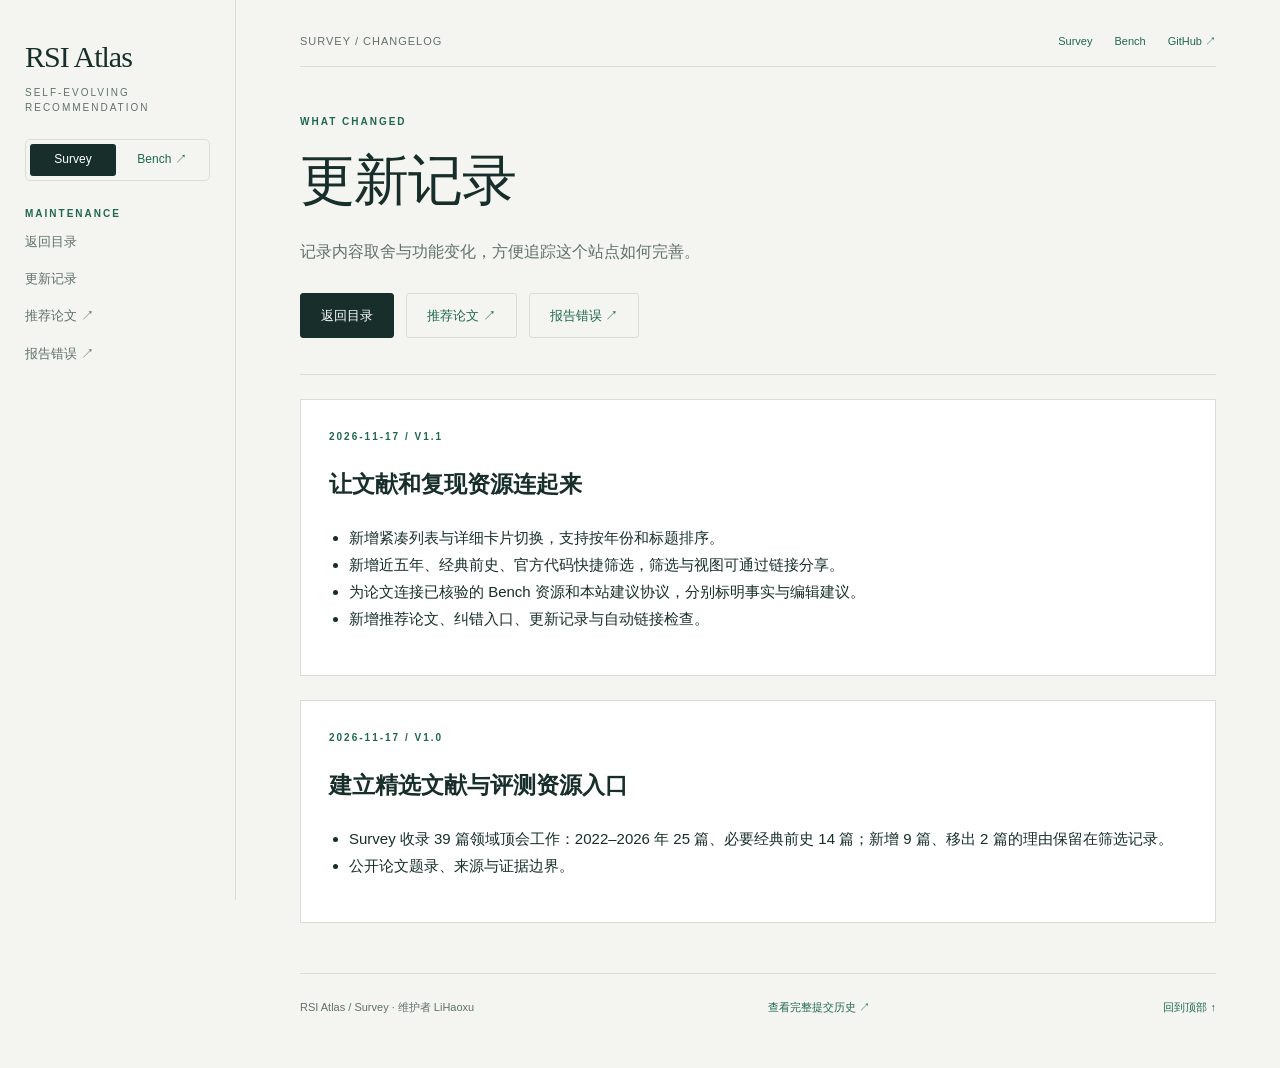
<file: changelog.html>
<!doctype html><html lang="zh-CN"><head><meta charset="utf-8"><meta name="viewport" content="width=device-width,initial-scale=1"><title>更新记录 · RSI Survey</title><meta name="description" content="RSI Survey 的内容调整、功能更新与维护记录。"><link rel="icon" href="assets/favicon.svg" type="image/svg+xml"><link rel="stylesheet" href="assets/styles.css"></head><body id="top"><a class="skip" href="#main">跳到正文</a><div class="layout"><aside class="sidebar"><a class="brand" href="index.html">RSI Atlas<span class="mark">SELF-EVOLVING RECOMMENDATION</span></a><div class="switch"><a class="active" href="index.html">Survey</a><a href="../rsi-bench/index.html">Bench ↗</a></div><nav aria-label="维护导航"><div class="nav-label">MAINTENANCE</div><a href="index.html#catalog">返回目录</a><a href="changelog.html" aria-current="page">更新记录</a><a href="https://github.com/LiHaoxu/rsi-survey/issues/new?template=paper.yml">推荐论文 ↗</a><a href="https://github.com/LiHaoxu/rsi-survey/issues/new?template=correction.yml">报告错误 ↗</a></nav></aside><main class="main" id="main"><div class="topline"><a class="mobile-brand" href="index.html">RSI Atlas</a><span class="edition">SURVEY / CHANGELOG</span><nav aria-label="站点入口"><a href="index.html">Survey</a><a href="../rsi-bench/index.html">Bench</a><a href="https://github.com/LiHaoxu/rsi-survey">GitHub ↗</a></nav></div><header class="hero"><div class="eyebrow">WHAT CHANGED</div><h1>更新记录</h1><p class="lead">记录内容取舍与功能变化，方便追踪这个站点如何完善。</p><div class="hero-actions"><a class="btn primary" href="index.html#catalog">返回目录</a><a class="btn" href="https://github.com/LiHaoxu/rsi-survey/issues/new?template=paper.yml">推荐论文 ↗</a><a class="btn" href="https://github.com/LiHaoxu/rsi-survey/issues/new?template=correction.yml">报告错误 ↗</a></div></header><section class="protocol" id="v1.1"><div class="eyebrow"><time datetime="2026-11-17">2026-11-17</time> / v1.1</div><h2>让文献和复现资源连起来</h2><ul><li>新增紧凑列表与详细卡片切换，支持按年份和标题排序。</li><li>新增近五年、经典前史、官方代码快捷筛选，筛选与视图可通过链接分享。</li><li>为论文连接已核验的 Bench 资源和本站建议协议，分别标明事实与编辑建议。</li><li>新增推荐论文、纠错入口、更新记录与自动链接检查。</li></ul></section><section class="protocol" id="v1.0"><div class="eyebrow"><time datetime="2026-11-17">2026-11-17</time> / v1.0</div><h2>建立精选文献与评测资源入口</h2><ul><li>Survey 收录 39 篇领域顶会工作：2022–2026 年 25 篇、必要经典前史 14 篇；新增 9 篇、移出 2 篇的理由保留在筛选记录。</li><li>公开论文题录、来源与证据边界。</li></ul></section><footer class="footer"><span>RSI Atlas / Survey · 维护者 LiHaoxu</span><a href="https://github.com/LiHaoxu/rsi-survey/commits/main/">查看完整提交历史 ↗</a><a href="#top">回到顶部 ↑</a></footer></main></div></body></html>
</file>
<file: assets/styles.css>
:root{--bg:#f4f5f1;--white:#fff;--ink:#172e2a;--muted:#60716a;--line:#d6ded7;--accent:#206752;--soft:#e7eee6;--warm:#ac5938;--serif:Georgia,'Songti SC','STSong',serif;--sans:-apple-system,BlinkMacSystemFont,'Segoe UI','PingFang SC','Microsoft YaHei',sans-serif}*{box-sizing:border-box}html{scroll-behavior:smooth;scroll-padding-top:28px}body{margin:0;background:var(--bg);color:var(--ink);font:15px/1.8 var(--sans)}a{color:var(--accent);text-decoration:none}a:hover{text-decoration:underline}button,input,select{font:inherit;color:inherit}button,a,input,select,summary{-webkit-tap-highlight-color:transparent}button:focus-visible,a:focus-visible,input:focus-visible,select:focus-visible,summary:focus-visible{outline:3px solid #af754d;outline-offset:4px}button,select,summary{cursor:pointer}button{background:var(--white);border:1px solid var(--line);padding:7px 13px;border-radius:3px}button:hover{border-color:var(--accent)}.skip{position:fixed;top:-100px;left:12px;background:white;z-index:20;padding:12px}.skip:focus{top:12px}.layout{max-width:1640px;margin:auto;display:grid;grid-template-columns:236px minmax(0,1fr)}.sidebar{position:sticky;top:0;height:100vh;border-right:1px solid var(--line);padding:40px 25px;display:flex;flex-direction:column;gap:24px;overflow:auto}.brand{font-family:var(--serif);font-size:30px;line-height:1.1;letter-spacing:-1px;color:var(--ink)}.brand .mark{display:block;font:10px/1.5 var(--sans);letter-spacing:2px;margin-top:12px;color:var(--muted)}.switch{display:flex;border:1px solid var(--line);padding:4px;border-radius:5px;gap:3px}.switch a{flex:1;text-align:center;font-size:12px;padding:5px}.switch .active{background:var(--ink);color:white;border-radius:3px}.nav-label,.eyebrow{font-size:10px;letter-spacing:2px;font-weight:700;text-transform:uppercase;color:var(--accent)}.sidebar nav a{display:flex;justify-content:space-between;gap:8px;color:var(--muted);padding:7px 0;font-size:13px}.sidebar nav a:hover{color:var(--accent)}.sidebar nav small{font-size:11px;opacity:.7}.sidebar .bottom{margin-top:auto;color:var(--muted);font-size:11px;line-height:1.8}.sidebar .bottom span{display:block}.main{padding:32px 64px 50px;min-width:0}.topline{display:flex;justify-content:space-between;gap:20px;align-items:center;border-bottom:1px solid var(--line);padding-bottom:14px;font-size:11px;letter-spacing:1px;color:var(--muted)}.topline nav{display:flex;gap:22px;letter-spacing:0}.hero{padding:46px 0 36px;border-bottom:1px solid var(--line);position:relative}.hero h1{font-family:var(--serif);font-size:clamp(34px,4.3vw,60px);line-height:1.25;font-weight:500;letter-spacing:-1px;margin:16px 0 20px;max-width:900px}.hero h1 em{font-style:normal;color:var(--accent)}.lead{font-size:16px;line-height:1.95;color:var(--muted);max-width:760px}.hero-actions{display:flex;gap:12px;margin-top:26px;align-items:center;flex-wrap:wrap}.btn{display:inline-block;padding:10px 20px;border:1px solid var(--line);border-radius:3px;font-size:13px}.btn.primary{background:var(--ink);color:white;border-color:var(--ink)}.btn:hover{text-decoration:none;background:var(--soft);color:var(--ink)}.status{font-size:11px;color:var(--muted);display:flex;align-items:center;gap:7px}.status:before{content:'';width:6px;height:6px;background:var(--accent);border-radius:50%}.stats{display:grid;grid-template-columns:repeat(4,1fr);padding:24px 0;border-bottom:1px solid var(--line);gap:20px}.stat{border-right:1px solid var(--line);padding-right:16px}.stat:last-child{border:0}.stat strong{display:block;font:34px/1.3 var(--serif);font-variant-numeric:tabular-nums}.stat span{font-size:11px;color:var(--muted)}section{margin:42px 0;scroll-margin-top:25px}.section-head{display:flex;justify-content:space-between;gap:20px;align-items:end;margin-bottom:20px}.section-head h2{font-size:23px;line-height:1.4;margin:5px 0 0;font-weight:600}.section-head>p{font-size:12px;color:var(--muted);margin:0;max-width:440px}.note{font-size:12px;color:var(--muted)}.loop{display:grid;grid-template-columns:repeat(4,1fr);border:1px solid var(--line);background:var(--white)}.loop>div{padding:21px 22px;border-right:1px solid var(--line)}.loop>div:last-child{border:0}.loop .n{font-family:var(--serif);font-size:23px;color:var(--warm)}.loop b{display:block;font-size:14px;margin:6px 0}.loop p{margin:0;font-size:12px;color:var(--muted)}.taxonomy{display:grid;grid-template-columns:repeat(3,1fr);gap:0;border-top:1px solid var(--line);border-left:1px solid var(--line)}.taxon{padding:22px;border-right:1px solid var(--line);border-bottom:1px solid var(--line);color:var(--ink)}.taxon:hover{background:var(--soft);text-decoration:none}.taxon .number{font-family:var(--serif);font-size:24px;color:var(--warm)}.taxon h3{font-size:16px;margin:10px 0 5px}.taxon p{font-size:12px;color:var(--muted);margin:0}.taxon .count{font-size:11px;display:block;margin-top:14px;color:var(--accent)}.filters{background:var(--white);padding:22px;border:1px solid var(--line);border-radius:4px}.controls{display:grid;grid-template-columns:2.4fr 1fr 1fr;gap:14px}.controls label{font-size:11px;font-weight:600;color:var(--muted)}.controls input,.controls select{display:block;background:var(--white);border:1px solid var(--line);border-radius:3px;width:100%;padding:9px 10px;font-size:13px;margin-top:5px;min-height:43px}.toolbar{display:flex;flex-wrap:wrap;gap:8px;align-items:center;margin-top:16px}.toolbar button{font-size:11px}.count-output{margin-left:auto;font-size:12px;color:var(--muted)}.entry{padding:28px 0;border-bottom:1px solid var(--line);scroll-margin-top:24px}.entry:target{background:var(--soft);outline:12px solid var(--soft)}.entry-top{display:flex;gap:10px;flex-wrap:wrap;align-items:center;font-size:10px;color:var(--muted)}.badge{border:1px solid var(--line);padding:1px 7px;border-radius:2px;font-size:10px}.badge.venue{background:var(--ink);color:white;border-color:var(--ink)}.badge.direct{background:var(--soft);color:var(--accent);border-color:#b6c9b6}.badge.foundation{color:var(--warm);border-color:#d7bba7}.entry h3{font-size:19px;line-height:1.55;font-weight:600;margin:10px 0}.entry h3 a{color:var(--ink)}.entry .authors{font-size:11px;color:var(--muted);margin:0 0 15px}.entry .summary{margin:10px 0;font-size:14px;max-width:1000px}.field-label{display:block;font-size:10px;letter-spacing:1px;color:var(--muted);font-weight:700;margin-bottom:3px}.entry details{margin-top:10px}.entry summary{font-size:12px;color:var(--accent);padding:6px 0}.details-grid{display:grid;grid-template-columns:1fr 1fr;gap:6px 28px;font-size:13px}.details-grid p{margin:8px 0}.entry .limitation{border-left:2px solid #c5ab86;padding-left:12px;color:#745437;font-size:12px}.sources{display:flex;flex-wrap:wrap;gap:7px 18px;margin-top:16px;font-size:11px}.sources button{font-size:10px;padding:2px 8px}.tags{display:flex;flex-wrap:wrap;gap:6px;margin:13px 0}.tag{font-size:10px;background:var(--soft);padding:2px 8px;color:var(--muted);border-radius:2px}.empty{padding:40px 20px;border-bottom:1px solid var(--line);text-align:center;color:var(--muted)}.scope{border:1px solid var(--line);background:#ebeee7;padding:25px 28px;font-size:13px}.scope h2{font-size:19px;margin-top:0}.scope p{margin:10px 0}.reading{display:grid;grid-template-columns:repeat(2,1fr);gap:25px}.reading>div{border-top:2px solid var(--ink);padding-top:14px}.reading h3{font-size:15px;margin:0 0 10px}.reading p{font-size:12px;color:var(--muted)}.reading a{font-size:12px}.principles{display:grid;grid-template-columns:1fr 1fr;gap:22px 35px}.principles h3{font-size:15px;margin:0 0 6px}.principles p{font-size:13px;color:var(--muted);margin:0}.callout{border-left:3px solid var(--accent);background:var(--soft);padding:18px 22px;font-size:13px}.resource-grid{display:grid;grid-template-columns:1fr 1fr;gap:20px}.resource{border:1px solid var(--line);background:white;padding:24px}.resource h3{font-size:20px;margin:8px 0 12px}.resource p{font-size:13px;color:var(--muted)}.resource .limitation{font-size:12px;color:#745437}.protocol{background:white;border:1px solid var(--line);padding:28px;margin:24px 0}.protocol h3{font-size:21px;margin:8px 0 12px}.protocol dl{display:grid;grid-template-columns:100px 1fr;gap:8px 20px;font-size:13px}.protocol dt{color:var(--muted)}.protocol dd{margin:0}.protocol ul{padding-left:20px}.result-empty{padding:50px 25px;border:1px dashed #a5b4a5;text-align:center;background:white}.result-empty strong{display:block;font:48px var(--serif);color:var(--accent)}.result-empty h3{font-size:21px}.result-empty p{max-width:680px;margin:10px auto;color:var(--muted);font-size:13px}pre{white-space:pre-wrap;overflow-wrap:anywhere;background:#e8ece5;border:1px solid var(--line);padding:20px;font-size:12px;line-height:1.7}code{font-family:ui-monospace,SFMono-Regular,Menlo,monospace}.footer{display:flex;justify-content:space-between;gap:25px;border-top:1px solid var(--line);padding-top:24px;margin-top:50px;font-size:11px;color:var(--muted)}.footer a{white-space:nowrap}.mobile-brand{display:none}[hidden]{display:none!important}.toast{position:fixed;bottom:25px;right:25px;background:var(--ink);color:white;padding:12px 20px;border-radius:4px;font-size:13px;z-index:30;max-width:85vw}.section-link{font-size:12px;white-space:nowrap}noscript{display:block;padding:12px;background:#fff5db}.protocol-tabs{display:flex;gap:10px;flex-wrap:wrap}.protocol-tabs a{font-size:12px;padding:9px 14px;border:1px solid var(--line)}.source-note{font-size:11px;color:var(--muted)}
@media(min-width:1600px){.main{padding-left:75px;padding-right:75px}}@media(max-width:1150px){.layout{grid-template-columns:200px 1fr}.sidebar{padding:30px 20px}.main{padding:28px 32px}.hero h1{font-size:42px}.taxonomy{grid-template-columns:repeat(2,1fr)}.loop>div{padding:18px 14px}}@media(max-width:780px){.layout{display:block}.sidebar{display:none}.main{padding:18px 20px 35px}.mobile-brand{display:block;font:20px var(--serif);letter-spacing:-.5px}.topline{flex-wrap:wrap}.topline .edition{display:none}.topline nav{gap:16px}.hero{padding:30px 0}.hero h1{font-size:36px;letter-spacing:0}.lead{font-size:14px}.stats{gap:14px;grid-template-columns:1fr 1fr}.stat:nth-child(2){border:0}.stat strong{font-size:27px}.stat span{font-size:10px}.section-head{display:block}.section-head>p{margin-top:12px}.loop{grid-template-columns:1fr 1fr}.loop>div:nth-child(2){border-right:0}.loop>div:nth-child(-n+2){border-bottom:1px solid var(--line)}.controls{grid-template-columns:1fr 1fr}.controls label:first-child{grid-column:1/-1}.filters{padding:16px}.count-output{flex-basis:100%;margin-top:7px}.details-grid,.resource-grid,.reading,.principles{grid-template-columns:1fr}.reading{gap:24px}.scope{padding:20px}.entry h3{font-size:17px}.protocol{padding:20px}.protocol dl{grid-template-columns:1fr;gap:3px}.protocol dd{margin-bottom:12px}.footer{flex-direction:column}.taxonomy .taxon{padding:18px}.taxon h3{font-size:14px}}@media(max-width:390px){.hero h1{font-size:31px}.stats{grid-template-columns:1fr 1fr}.stat:nth-child(2){border:0}.taxonomy{grid-template-columns:1fr}}@media(prefers-reduced-motion:reduce){html{scroll-behavior:auto}}@media print{.sidebar,.filters,.hero-actions,.topline nav,.sources button,.toast{display:none!important}.layout{display:block}.main{padding:0}body{background:white;font-size:11px}.hero h1{font-size:30px}.entry,.resource,.protocol{break-inside:avoid}.entry h3{font-size:15px}section{margin:24px 0}.footer{margin-top:25px}}
/* One catalog, two reading densities. All controls work without network requests. */
.catalog-display{display:flex;justify-content:space-between;align-items:center;gap:18px;margin-bottom:18px}.view-switch{display:inline-flex;gap:3px;background:var(--bg);border:1px solid var(--line);padding:3px;border-radius:4px}.view-switch button{font-size:12px;border-color:transparent;background:transparent;min-height:36px}.view-switch button[aria-pressed="true"]{background:var(--ink);color:white}.sort-control{display:flex;align-items:center;gap:10px;font-size:11px;color:var(--muted)}.sort-control select{background:white;border:1px solid var(--line);border-radius:3px;padding:8px 10px;font-size:12px;min-height:40px}.quick-filters{display:flex;align-items:center;flex-wrap:wrap;gap:7px;margin-bottom:18px}.quick-filters>span{font-size:11px;color:var(--muted);margin-right:3px}.quick-filters button{font-size:11px;padding:5px 12px;border-radius:20px;min-height:34px}.quick-filters button[aria-pressed="true"]{background:var(--soft);border-color:var(--accent);color:var(--accent)}.filter-status{font-size:11px;color:var(--muted);margin:15px 0 0;overflow-wrap:anywhere}.paper-short{display:inline-block;color:var(--accent);font-size:11px;font-weight:700;border:1px solid #b8cabd;border-radius:3px;vertical-align:2px;padding:2px 7px;margin:0 9px 3px 0;white-space:nowrap}.entry-actions{align-items:center}.entry-details>summary{display:list-item;list-style-position:inside}.catalog-entries[data-view="list"] .entry{padding:16px 0}.catalog-entries[data-view="list"] .entry h3{font-size:15px;line-height:1.65;margin:7px 0}.catalog-entries[data-view="list"] .entry-top{font-size:10px;gap:5px 9px}.catalog-entries[data-view="list"] .entry .authors,.catalog-entries[data-view="list"] .entry>.summary,.catalog-entries[data-view="list"] .entry>.tags{display:none}.catalog-entries[data-view="list"] .entry[data-expanded="true"] .authors,.catalog-entries[data-view="list"] .entry[data-expanded="true"]>.summary{display:block}.catalog-entries[data-view="list"] .entry[data-expanded="true"]>.tags{display:flex}.catalog-entries[data-view="list"] .entry:has(>.entry-details[open]) .authors,.catalog-entries[data-view="list"] .entry:has(>.entry-details[open])>.summary{display:block}.catalog-entries[data-view="list"] .entry:has(>.entry-details[open])>.tags{display:flex}.catalog-entries[data-view="list"] .entry-actions{margin-top:7px;gap:6px 16px}.catalog-entries[data-view="list"] .entry-details{margin-top:4px}.catalog-entries[data-view="list"] .entry-details>summary{padding:3px 0;font-size:11px}.catalog-entries[data-view="cards"]{display:grid;gap:16px;padding-top:8px}.catalog-entries[data-view="cards"] .entry{background:var(--white);border:1px solid var(--line);padding:24px;border-radius:4px}.catalog-entries[data-view="cards"] .entry:target{background:var(--soft);outline:2px solid var(--accent)}.catalog-entries .entry h3 a{overflow-wrap:anywhere}.empty strong{display:block;color:var(--ink);font-size:17px}.empty p{font-size:13px}.empty button{margin-top:7px;font-size:12px}.paper-connections{margin:20px 0;border-top:1px solid var(--line);padding-top:8px}.paper-connections h4{font-size:13px;margin:12px 0 2px}.paper-connections ul{padding-left:18px;margin:8px 0;font-size:12px}.paper-connections li{margin:12px 0}.paper-connections li p{font-size:12px;margin:4px 0;color:var(--muted)}.relation-label{font-size:10px;padding:2px 5px;background:var(--soft);color:var(--accent);margin-right:5px;white-space:nowrap}.relation-sources{margin-top:3px;font-size:10px}.editorial-connections{border-left:2px solid #bda07d;padding-left:15px;margin-top:15px}.editorial-connections .relation-label{color:#745437;background:#f0e8db}.maintenance{border-top:1px solid var(--line);margin-top:22px;padding-top:14px}.maintenance h3{font-size:15px;margin-bottom:6px}.maintenance-links{display:flex;flex-wrap:wrap;gap:8px;margin-top:14px}.maintenance-links .btn{background:var(--white);font-size:12px;padding:7px 13px}@media(max-width:780px){.catalog-display{flex-wrap:wrap;gap:12px}.sort-control{margin-left:auto}.catalog-entries[data-view="cards"] .entry{padding:18px}.catalog-entries[data-view="list"] .entry h3{font-size:14px}.catalog-entries[data-view="list"] .entry-actions{gap:7px 13px}.catalog-entries[data-view="list"] .entry-actions a,.catalog-entries[data-view="list"] .entry-actions button{padding-top:5px;padding-bottom:5px}.paper-connections ul{padding-left:16px}}@media(max-width:420px){.catalog-display{display:block}.sort-control{margin-top:12px;justify-content:space-between}.sort-control select{flex:1;max-width:210px}.quick-filters{gap:6px}.quick-filters>span{flex-basis:100%}.entry-top{gap:5px}.paper-short{font-size:10px}}@media print{.catalog-display,.quick-filters,.filter-status,.maintenance-links{display:none!important}.catalog-entries[data-view="list"] .entry .authors,.catalog-entries[data-view="list"] .entry>.summary{display:block}.catalog-entries[data-view="cards"] .entry{border:0;padding:12px 0}}
</file>
